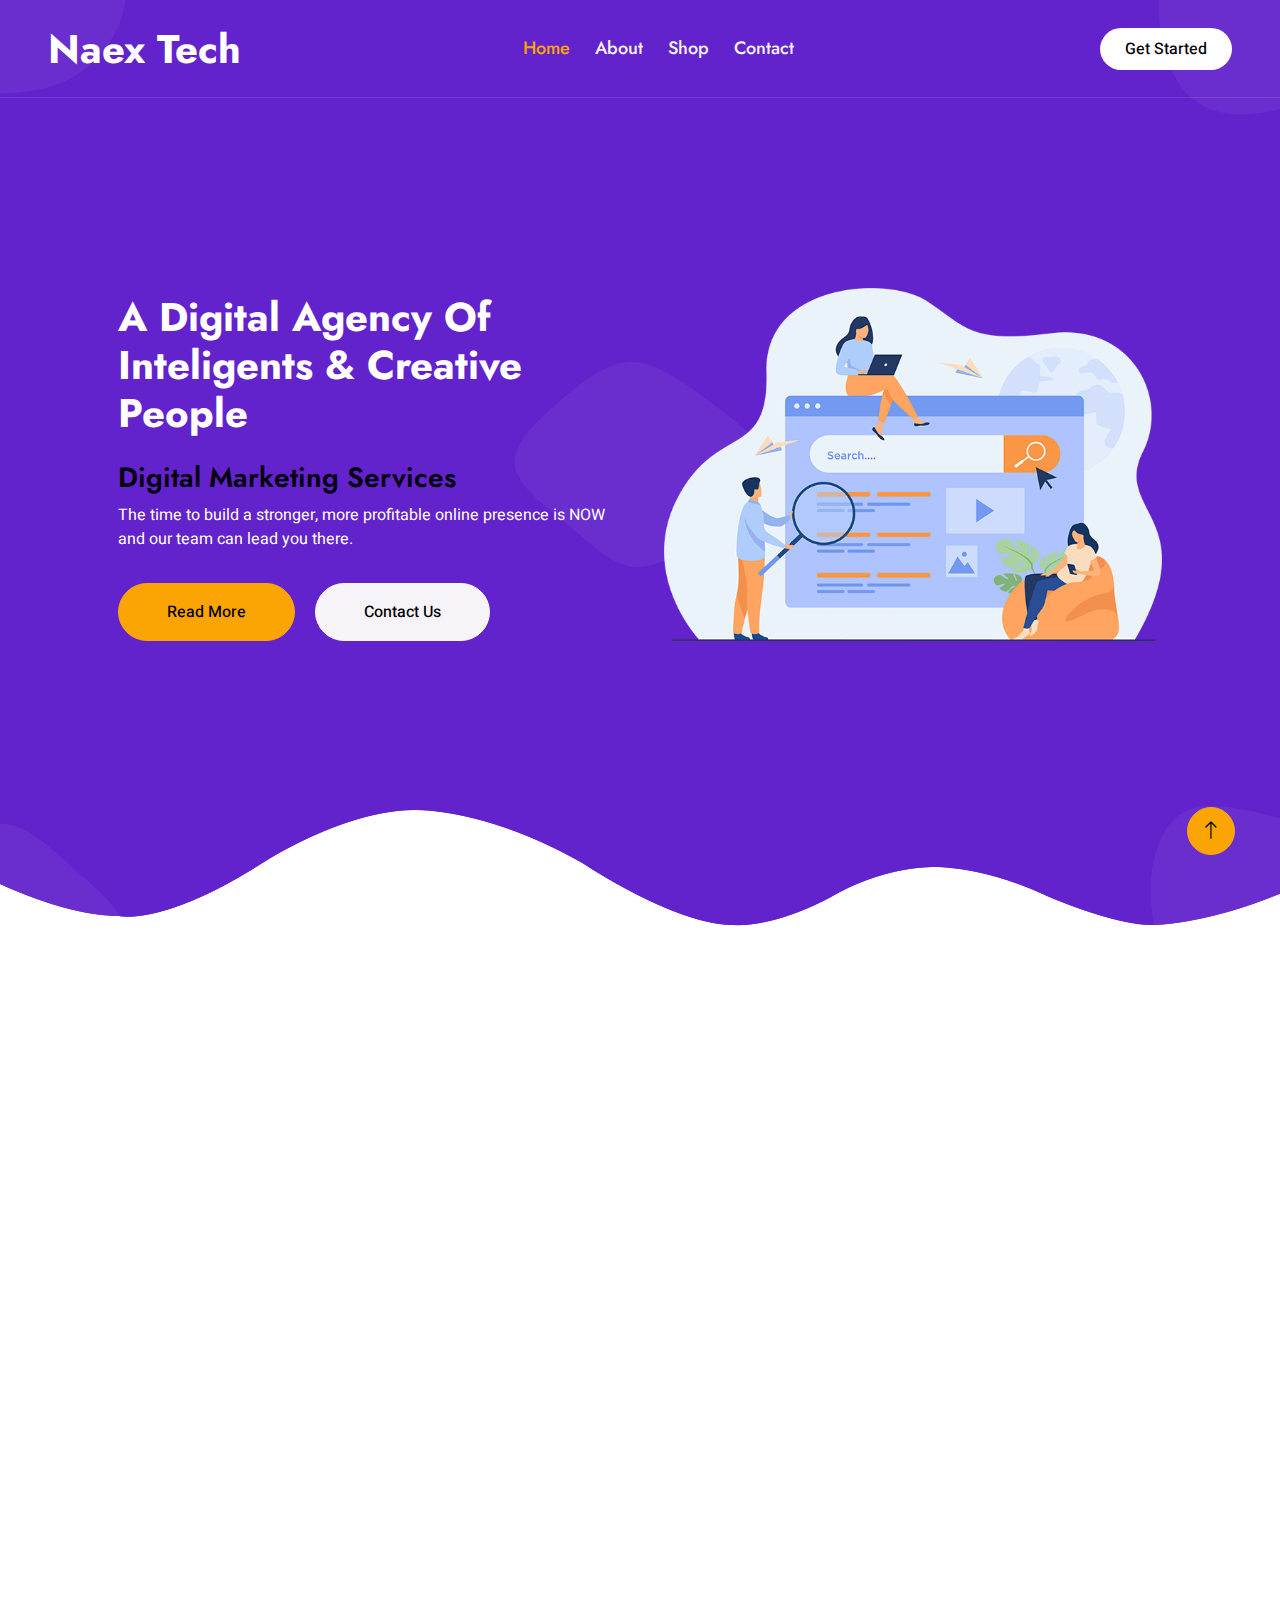
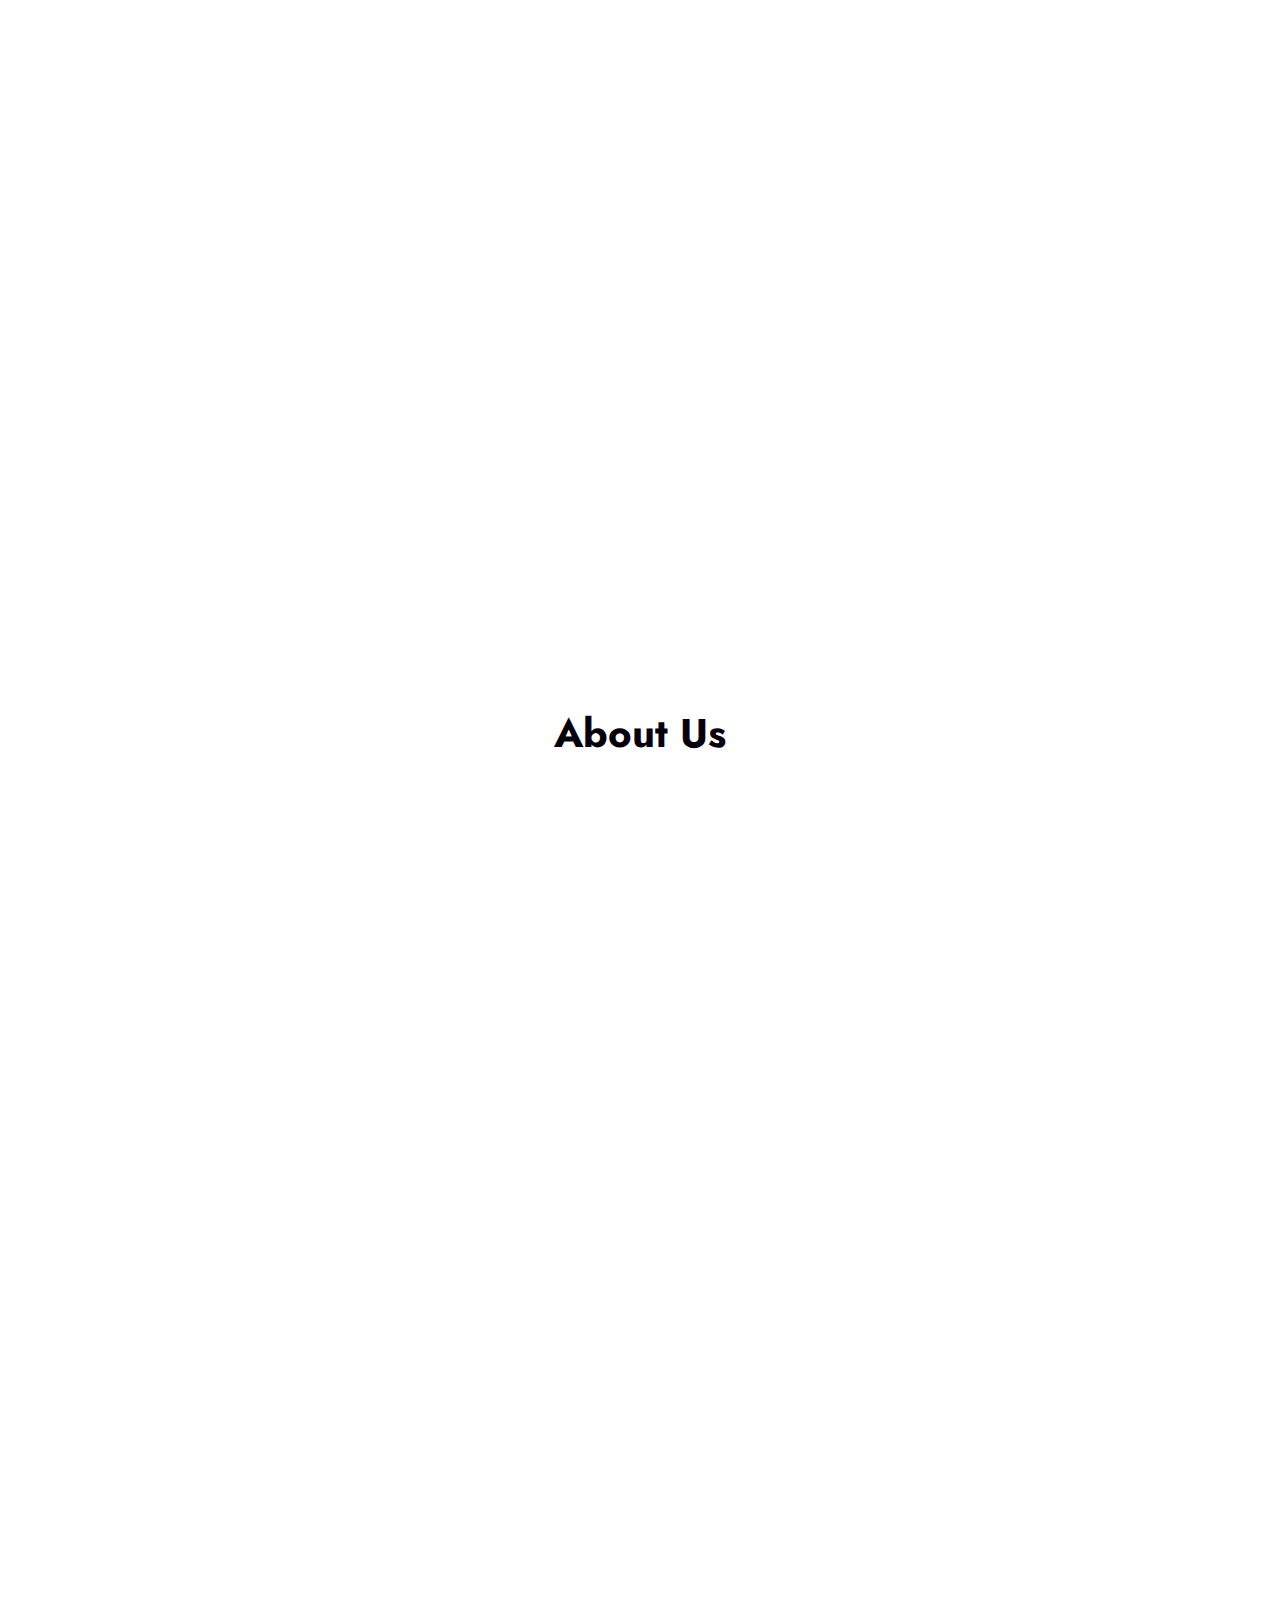
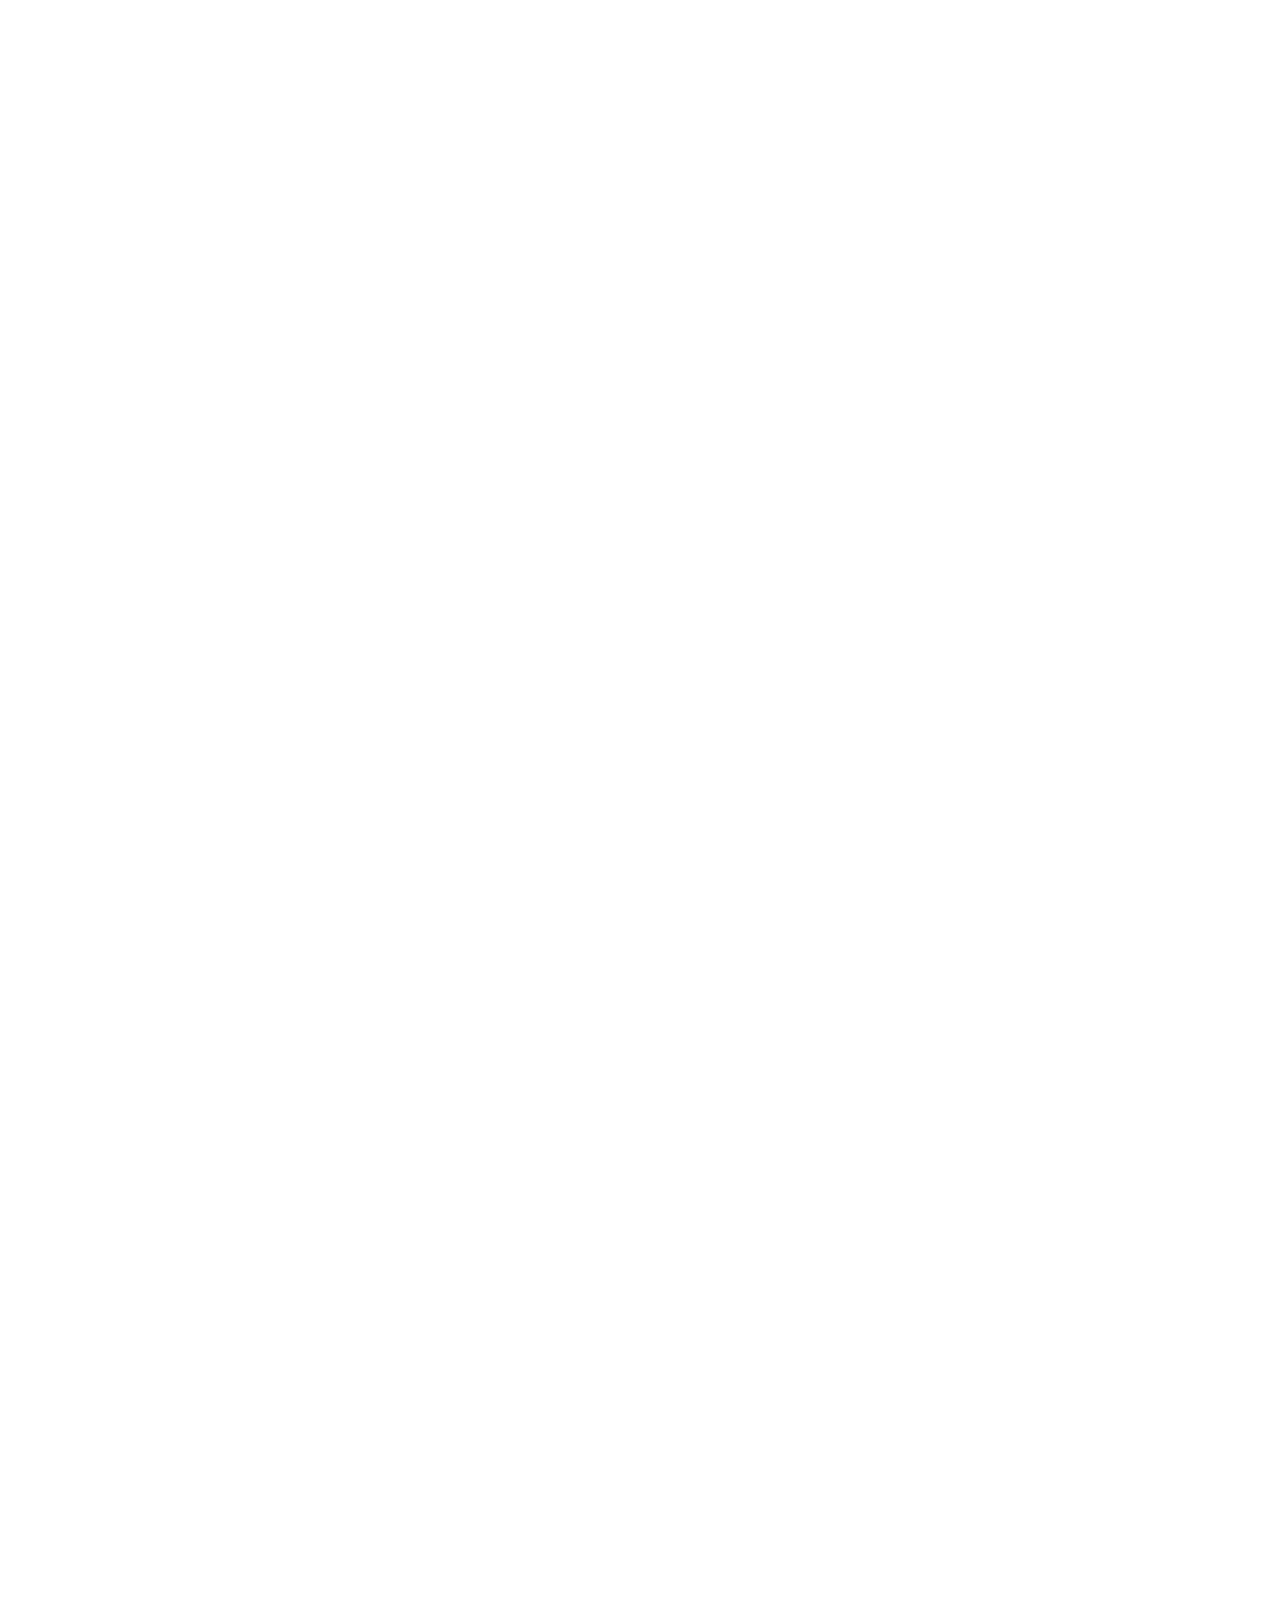
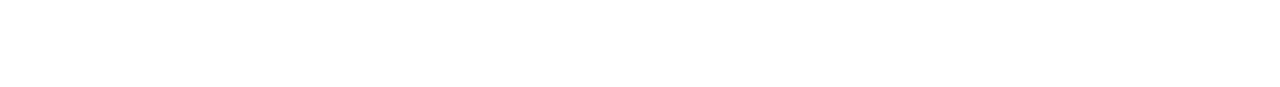
<file: index.html>
<!DOCTYPE html>
<html lang="en">

<head>
    <meta charset="utf-8">
    <title>Naex Tech</title>
    <meta content="width=device-width, initial-scale=1.0" name="viewport">
    <meta content="" name="keywords">
    <meta content="" name="description">

    <!-- Favicon -->
    <link href="img/favicon.ico" rel="icon">

    <!-- Google Web Fonts -->
    <link rel="preconnect" href="https://fonts.googleapis.com">
    <link rel="preconnect" href="https://fonts.gstatic.com" crossorigin>
    <link href="https://fonts.googleapis.com/css2?family=Heebo:wght@400;500&family=Jost:wght@500;600;700&display=swap" rel="stylesheet"> 

    <!-- Icon Font Stylesheet -->
    <link href="https://cdnjs.cloudflare.com/ajax/libs/font-awesome/5.10.0/css/all.min.css" rel="stylesheet">
    <link href="https://cdn.jsdelivr.net/npm/bootstrap-icons@1.4.1/font/bootstrap-icons.css" rel="stylesheet">

    <!-- Libraries Stylesheet -->
    <link href="lib/animate/animate.min.css" rel="stylesheet">
    <link href="lib/owlcarousel/assets/owl.carousel.min.css" rel="stylesheet">
    <link href="lib/lightbox/css/lightbox.min.css" rel="stylesheet">

    <!-- Customized Bootstrap Stylesheet -->
    <link href="css/bootstrap.min.css" rel="stylesheet">

    <!-- Template Stylesheet -->
    <link href="css/style.css" rel="stylesheet">
</head>

<body>
    <div class="container-xxl bg-white p-0">
        <!-- Spinner Start -->
        <div id="spinner" class="show bg-white position-fixed translate-middle w-100 vh-100 top-50 start-50 d-flex align-items-center justify-content-center">
            <div class="spinner-grow text-primary" style="width: 3rem; height: 3rem;" role="status">
                <span class="sr-only">Loading...</span>
            </div>
        </div>
        <!-- Spinner End -->


        <!-- Navbar & Hero Start -->
        <div class="container-xxl position-relative p-0">
            <nav class="navbar navbar-expand-lg navbar-light px-4 px-lg-5 py-3 py-lg-0">
                <a href="" class="navbar-brand p-0">
                    <h1 class="m-0">Naex Tech</h1>
                    <!-- <img src="img/logo.png" alt="Logo"> -->
                </a>
                <button class="navbar-toggler" type="button" data-bs-toggle="collapse" data-bs-target="#navbarCollapse">
                    <span class="fa fa-bars"></span>
                </button>
                <div class="collapse navbar-collapse" id="navbarCollapse">
                    <div class="navbar-nav mx-auto py-0">
                        <a href="index.html" class="nav-item nav-link active">Home</a>
                        <a href="about.html" class="nav-item nav-link">About</a>
                        <a href="service.html" class="nav-item nav-link">Shop</a>
                        <!-- <a href="project.html" class="nav-item nav-link">Project</a> -->
                        <div class="nav-item dropdown">
                            <!-- <a href="#" class="nav-link dropdown-toggle" data-bs-toggle="dropdown">Pages</a> -->
                            <div class="dropdown-menu m-0">
                                <a href="team.html" class="dropdown-item">Our Team</a>
                                <a href="testimonial.html" class="dropdown-item">Testimonial</a>
                                <a href="404.html" class="dropdown-item">404 Page</a>
                            </div>
                        </div>
                        <a href="./contact.html" class="nav-item nav-link">Contact</a>
                    </div>
                    <a href="" class="btn rounded-pill py-2 px-4 ms-3 d-none d-lg-block">Get Started</a>
                </div>
            </nav>

            <div class="container-xxl bg-primary hero-header">
                <div class="container px-lg-5">
                    <div class="row g-5 align-items-end">
                        <div class="col-lg-6 text-center text-lg-start">
                            <h1 class="text-white mb-4 animated slideInDown">A Digital Agency Of Inteligents & Creative People</h1>
                            <h3>Digital Marketing Services</h3>
                            <p class="text-white pb-3 animated slideInDown">The time to build a stronger, more profitable online presence is NOW and our team can lead you there.</p>
                            <a href="./about.html" class="btn btn-secondary py-sm-3 px-sm-5 rounded-pill me-3 animated slideInLeft">Read More</a>
                            <a href="./contact.html" class="btn btn-light py-sm-3 px-sm-5 rounded-pill animated slideInRight">Contact Us</a>
                        </div>
                        <div class="col-lg-6 text-center text-lg-start">
                            <img class="img-fluid animated zoomIn" src="img/hero.png" alt="">
                        </div>
                    </div>
                </div>
            </div>
        </div>
        <!-- Navbar & Hero End -->


       
           <!-- Service Start -->
           <div class="container-xxl py-5">
            <div class="container py-5 px-lg-5">
                <div class="wow fadeInUp" data-wow-delay="0.1s">
                    <p class="section-title text-secondary justify-content-center"><span></span>Our Services<span></span></p>
                    <h1 class="text-center mb-5">What Solutions We Provide</h1>
                </div>
                <div class="row g-4">
                    <div class="col-lg-4 col-md-6 wow fadeInUp" data-wow-delay="0.1s">
                        <div class="service-item d-flex flex-column text-center rounded">
                            <div class="service-icon flex-shrink-0">
                                <i class="fa fa-search fa-2x"></i>
                            </div>
                            <h5 class="mb-3">SEO Optimization</h5>
                            <p class="m-0" style="text-align: justify;">A consistently large number of people are looking for the assistance that your organization provides. Over you, who is Google prescribing to them? A website without improved website design is incomplete, as is any internet-based methodology. To view bundles and evaluate, click this link.
                            </p>
                            <a class="btn btn-square" href="./service.html"><i class="fa fa-arrow-right"></i></a>
                        </div>
                    </div>
                    <div class="col-lg-4 col-md-6 wow fadeInUp" data-wow-delay="0.3s">
                        <div class="service-item d-flex flex-column text-center rounded">
                            <div class="service-icon flex-shrink-0">
                                <i class="fa fa-laptop-code fa-2x"></i>
                            </div>
                            <h5 class="mb-3">SOCIAL MEDIA MANAGEMENT</h5>
                            <p class="m-0" style="text-align: justify;">In the unlikely event that you aren't working with your clients via online entertainment, someone else probably is. We'll help you comprehend how to use social media in a way that makes sense for your company.</p>
                            <a class="btn btn-square" href="./service.html"><i class="fa fa-arrow-right"></i></a>
                        </div>
                    </div>
                    <div class="col-lg-4 col-md-6 wow fadeInUp" data-wow-delay="0.5s">
                        <div class="service-item d-flex flex-column text-center rounded">
                            <div class="service-icon flex-shrink-0">
                                <i class="fab fa-facebook-f fa-2x"></i>
                            </div>
                            <h5 class="mb-3">ADWORDS MANAGEMENT</h5>
                            <p class="m-0" style="text-align: justify;">Google AdWords, a powerful tool in digital advertising, holds immense potential for businesses aiming to expand their online presence. However, harnessing its capabilities requires more than mere utilization. Skillful administration and strategic insights form the backbone.</p>
                            <a class="btn btn-square" href="./service.html"><i class="fa fa-arrow-right"></i></a>
                        </div>
                    </div>
                    <div class="col-lg-4 col-md-6 wow fadeInUp" data-wow-delay="0.1s">
                        <div class="service-item d-flex flex-column text-center rounded">
                            <div class="service-icon flex-shrink-0">
                                <i class="fa fa-mail-bulk fa-2x"></i>
                            </div>
                            <h5 class="mb-3">LEAD GENERATION</h5>
                            <p class="m-0"style="text-align: justify;">When you can generate your own leads, why buy them from the same sources as your competitors? With targeted site structure messaging, we'll help you focus your efforts on the exact clients you're looking for.</p>
                            <a class="btn btn-square" href="./service.html"><i class="fa fa-arrow-right"></i></a>
                        </div>
                    </div>
                    <div class="col-lg-4 col-md-6 wow fadeInUp" data-wow-delay="0.3s">
                        <div class="service-item d-flex flex-column text-center rounded">
                            <div class="service-icon flex-shrink-0">
                                <i class="fa fa-thumbs-up fa-2x"></i>
                            </div>
                            <h5 class="mb-3">EMAIL CAMPAIGN MARKETING</h5>
                            <p class="m-0" style="text-align: justify;">Email is still in use. In actuality, there isn't a more astute computerized advertising tool available right now. We'll help you create an effective email campaign.</p>
                            <a class="btn btn-square" href="./service.html"><i class="fa fa-arrow-right"></i></a>
                        </div>
                    </div>
                    <div class="col-lg-4 col-md-6 wow fadeInUp" data-wow-delay="0.5s">
                        <div class="service-item d-flex flex-column text-center rounded">
                            <div class="service-icon flex-shrink-0">
                                <i class="fab fa-android fa-2x"></i>
                            </div>
                            <h5 class="mb-3">CONSULTING SERVICES</h5>
                            <p class="m-0" style="text-align: justify;">Our expertise, research, and experience can help you achieve your goals more quickly, no matter what they are.We specialize in crafting strategies and implementing solutions. </p>
                            <a class="btn btn-square" href="./service.html"><i class="fa fa-arrow-right"></i></a>
                        </div>
                    </div>
                </div>
            </div>
        </div>
        <!-- Service End -->
      


        <!-- About Start -->
        <div class="container-xxl py-5">
            <div class="container py-5 px-lg-5">
                <div class="row g-5 align-items-center">
                    <h1 class="text-center mb-5">About Us</h1>
                    <div class="col-lg-6 wow fadeInUp" data-wow-delay="0.1s">
                        <p class="section-title text-secondary">About Us<span></span></p>
                        <h1 class="mb-5">#1 Digital solution with 10 years of experience</h1>
                        <p class="mb-4">SpecTech Solutions works intimately with clients to decide their particular necessities, limitations and business objectives to create quantifiable, economical outcomes.</p>
                        <div class="skill mb-4">
                            <div class="d-flex justify-content-between">
                                <p class="mb-2">Digital Marketing</p>
                                <p class="mb-2">85%</p>
                            </div>
                            <div class="progress">
                                <div class="progress-bar bg-primary" role="progressbar" aria-valuenow="85" aria-valuemin="0" aria-valuemax="100"></div>
                            </div>
                        </div>
                        <div class="skill mb-4">
                            <div class="d-flex justify-content-between">
                                <p class="mb-2">SEO & Backlinks</p>
                                <p class="mb-2">90%</p>
                            </div>
                            <div class="progress">
                                <div class="progress-bar bg-secondary" role="progressbar" aria-valuenow="90" aria-valuemin="0" aria-valuemax="100"></div>
                            </div>
                        </div>
                        <div class="skill mb-4">
                            <div class="d-flex justify-content-between">
                                <p class="mb-2">Lead Generation</p>
                                <p class="mb-2">95%</p>
                            </div>
                            <div class="progress">
                                <div class="progress-bar bg-dark" role="progressbar" aria-valuenow="95" aria-valuemin="0" aria-valuemax="100"></div>
                            </div>
                        </div>
                        <a href="" class="btn btn-primary py-sm-3 px-sm-5 rounded-pill mt-3">Read More</a>
                    </div>
                    <div class="col-lg-6">
                        <img class="img-fluid wow zoomIn" data-wow-delay="0.5s" src="img/about.png">
                    </div>
                </div>
            </div>
        </div>
        <!-- About End -->


        <!-- Facts Start -->
        <div class="container-xxl bg-primary fact py-5 wow fadeInUp" data-wow-delay="0.1s">
            <div class="container py-5 px-lg-5">
                <div class="row g-4">
                    <div class="col-md-6 col-lg-3 text-center wow fadeIn" data-wow-delay="0.1s">
                        <i class="fa fa-certificate fa-3x text-secondary mb-3"></i>
                        <h1 class="text-white mb-2" data-toggle="counter-up">1234</h1>
                        <p class="text-white mb-0">Years Experience</p>
                    </div>
                    <div class="col-md-6 col-lg-3 text-center wow fadeIn" data-wow-delay="0.3s">
                        <i class="fa fa-users-cog fa-3x text-secondary mb-3"></i>
                        <h1 class="text-white mb-2" data-toggle="counter-up">1234</h1>
                        <p class="text-white mb-0">Team Members</p>
                    </div>
                    <div class="col-md-6 col-lg-3 text-center wow fadeIn" data-wow-delay="0.5s">
                        <i class="fa fa-users fa-3x text-secondary mb-3"></i>
                        <h1 class="text-white mb-2" data-toggle="counter-up">1234</h1>
                        <p class="text-white mb-0">Satisfied Clients</p>
                    </div>
                    <div class="col-md-6 col-lg-3 text-center wow fadeIn" data-wow-delay="0.7s">
                        <i class="fa fa-check fa-3x text-secondary mb-3"></i>
                        <h1 class="text-white mb-2" data-toggle="counter-up">1234</h1>
                        <p class="text-white mb-0">Compleate Projects</p>
                    </div>
                </div>
            </div>
        </div>
        <!-- Facts End -->


   


        <!-- Newsletter Start -->
        <!-- <div class="container-xxl bg-primary newsletter py-5 wow fadeInUp" data-wow-delay="0.1s">
            <div class="container py-5 px-lg-5">
                <div class="row justify-content-center">
                    <div class="col-lg-7 text-center">
                        <p class="section-title text-white justify-content-center"><span></span>Newsletter<span></span></p>
                        <h1 class="text-center text-white mb-4">Stay Always In Touch</h1>
                        <p class="text-white mb-4">Diam dolor diam ipsum et tempor sit. Aliqu diam amet diam et eos labore. Clita erat ipsum et lorem et sit sed stet lorem sit clita duo justo</p>
                        <div class="position-relative w-100 mt-3">
                            <input class="form-control border-0 rounded-pill w-100 ps-4 pe-5" type="text" placeholder="Enter Your Email" style="height: 48px;">
                            <button type="button" class="btn shadow-none position-absolute top-0 end-0 mt-1 me-2"><i class="fa fa-paper-plane text-primary fs-4"></i></button>
                        </div>
                    </div>
                </div>
            </div>
        </div> -->
        <!-- Newsletter End -->


    


        <!-- Testimonial Start -->
        <div class="container-xxl py-5 wow fadeInUp" data-wow-delay="0.1s">
            <div class="container py-5 px-lg-5">
                <p class="section-title text-secondary justify-content-center"><span></span>Testimonial<span></span></p>
                <h1 class="text-center mb-5">What Say Our Clients!</h1>
                <div class="owl-carousel testimonial-carousel">
                    <div class="testimonial-item bg-light rounded my-4">
                        <p class="fs-5"><i class="fa fa-quote-left fa-4x text-primary mt-n4 me-3"></i>The team at Naex Tech truly understands our needs.</p>
                        <div class="d-flex align-items-center">
                            <img class="img-fluid flex-shrink-0 rounded-circle" src="img/testimonial-1.jpg" style="width: 65px; height: 65px;">
                            <div class="ps-4">
                                <h5 class="mb-1">Jerry</h5>
                                <span>|Bussiness</span>
                            </div>
                        </div>
                    </div>
                    <div class="testimonial-item bg-light rounded my-4">
                        <p class="fs-5"><i class="fa fa-quote-left fa-4x text-primary mt-n4 me-3"></i>Working with Naex Tech was a game-changer for our business!</p>
                        <div class="d-flex align-items-center">
                            <img class="img-fluid flex-shrink-0 rounded-circle" src="img/testimonial-2.jpg" style="width: 65px; height: 65px;">
                            <div class="ps-4">
                                <h5 class="mb-1">Harry</h5>
                                <span>|Bussiness</span>
                            </div>
                        </div>
                    </div>
                    <div class="testimonial-item bg-light rounded my-4">
                        <p class="fs-5"><i class="fa fa-quote-left fa-4x text-primary mt-n4 me-3"></i>The customized solution they provided was exactly what we needed.</p>
                        <div class="d-flex align-items-center">
                            <img class="img-fluid flex-shrink-0 rounded-circle" src="img/testimonial-3.jpg" style="width: 65px; height: 65px;">
                            <div class="ps-4">
                                <h5 class="mb-1">Chris</h5>
                                <span>Bussiness</span>
                            </div>
                        </div>
                    </div>
                </div>
            </div>
        </div>
        <!-- Testimonial End -->


       
        

        <!-- Footer Start -->
        <div class="container-fluid bg-primary text-light footer wow fadeIn" data-wow-delay="0.1s">
            <div class="container py-5 px-lg-5">
                <div class="row g-5">
                    <div class="col-md-6 col-lg-3">
                        <p class="section-title text-white h5 mb-4">Address<span></span></p>
                        <p><i class="fa fa-map-marker-alt me-3"></i>21706 China Green Drive,Cypress, 77433</p>
                        <p><i class="fa fa-phone-alt me-3"></i>+012 124 12340</p>
                        <p><i class="fa fa-envelope me-3"></i>naextech@gmail.com</p>
                      
                    </div>
                    <div class="col-md-6 col-lg-3">
                        <p class="section-title text-white h5 mb-4">Quick Link<span></span></p>
                        <a class="btn btn-link" href="./about.html">About Us</a>
                        <a class="btn btn-link" href="./service.html">Shop</a>
                    
                        <a class="btn btn-link" href="./contact.html">Contact Us</a>
                    </div>
                    <div class="col-md-6 col-lg-3">
                        <p class="section-title text-white h5 mb-4">Gallery<span></span></p>
                        <div class="row g-2">
                            <div class="col-4">
                                <img class="img-fluid" src="img/portfolio-1.jpg" alt="Image">
                            </div>
                            <div class="col-4">
                                <img class="img-fluid" src="img/portfolio-2.jpg" alt="Image">
                            </div>
                            <div class="col-4">
                                <img class="img-fluid" src="img/portfolio-3.jpg" alt="Image">
                            </div>
                            <div class="col-4">
                                <img class="img-fluid" src="img/portfolio-4.jpg" alt="Image">
                            </div>
                            <div class="col-4">
                                <img class="img-fluid" src="img/portfolio-5.jpg" alt="Image">
                            </div>
                            <div class="col-4">
                                <img class="img-fluid" src="img/portfolio-6.jpg" alt="Image">
                            </div>
                        </div>
                    </div>
                    <div class="col-md-6 col-lg-3">
                        <p class="section-title text-white h5 mb-4">Newsletter<span></span></p>
                        <p>Naex Tech Solutions collaborates closely with customers to determine their unique needs and realistic results.</p>
                        <div class="position-relative w-100 mt-3">
                            <input class="form-control border-0 rounded-pill w-100 ps-4 pe-5" type="text" placeholder="Your Email" style="height: 48px;">
                            <button type="button" class="btn shadow-none position-absolute top-0 end-0 mt-1 me-2"><i class="fa fa-paper-plane text-primary fs-4"></i></button>
                        </div>
                    </div>
                </div>
            </div>
            <div class="container px-lg-5">
                <div class="copyright">
                    <div class="row">
                        <div class="col-md-6 text-center text-md-start mb-3 mb-md-0 text-center">
                            &copy; <a class="border-bottom" href="#">Naex Tech</a>, All Right Reserved. 
							
							<!--/*** This template is free as long as you keep the footer author’s credit link/attribution link/backlink. If you'd like to use the template without the footer author’s credit link/attribution link/backlink, you can purchase the Credit Removal License from "https://htmlcodex.com/credit-removal". Thank you for your support. ***/-->
							<!-- Designed By <a class="border-bottom" href="https://htmlcodex.com">HTML Codex</a> -->
                        </div>
                        <div class="col-md-6 text-center text-md-end">
                            <!-- <div class="footer-menu">
                                <a href="">Home</a>
                                <a href="">Cookies</a>
                                <a href="">Help</a>
                                <a href="">FQAs</a>
                            </div> -->
                        </div>
                    </div>
                </div>
            </div>
        </div>
        <!-- Footer End -->


        <!-- Back to Top -->
        <a href="#" class="btn btn-lg btn-secondary btn-lg-square back-to-top"><i class="bi bi-arrow-up"></i></a>
    </div>

    <!-- JavaScript Libraries -->
    <script src="https://code.jquery.com/jquery-3.4.1.min.js"></script>
    <script src="https://cdn.jsdelivr.net/npm/bootstrap@5.0.0/dist/js/bootstrap.bundle.min.js"></script>
    <script src="lib/wow/wow.min.js"></script>
    <script src="lib/easing/easing.min.js"></script>
    <script src="lib/waypoints/waypoints.min.js"></script>
    <script src="lib/counterup/counterup.min.js"></script>
    <script src="lib/owlcarousel/owl.carousel.min.js"></script>
    <script src="lib/isotope/isotope.pkgd.min.js"></script>
    <script src="lib/lightbox/js/lightbox.min.js"></script>

    <!-- Template Javascript -->
    <script src="js/main.js"></script>
</body>

</html>
</file>
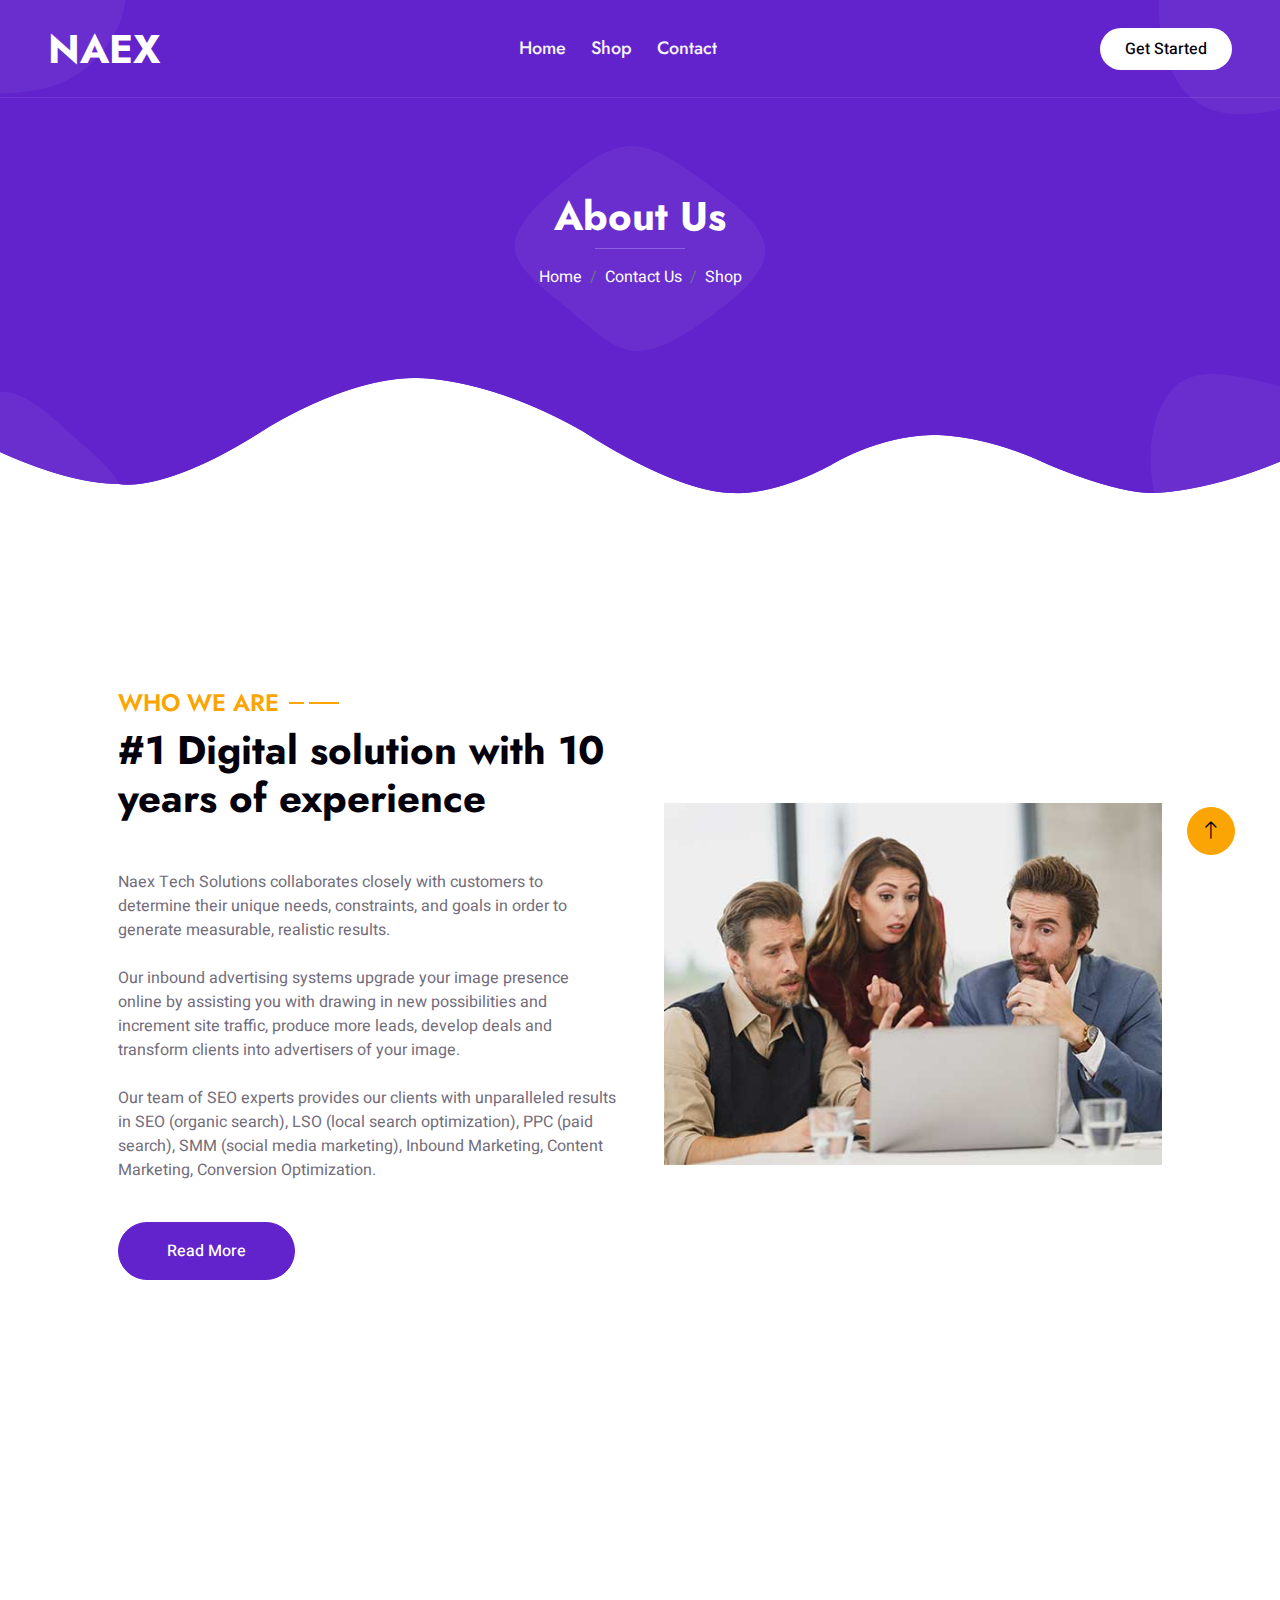
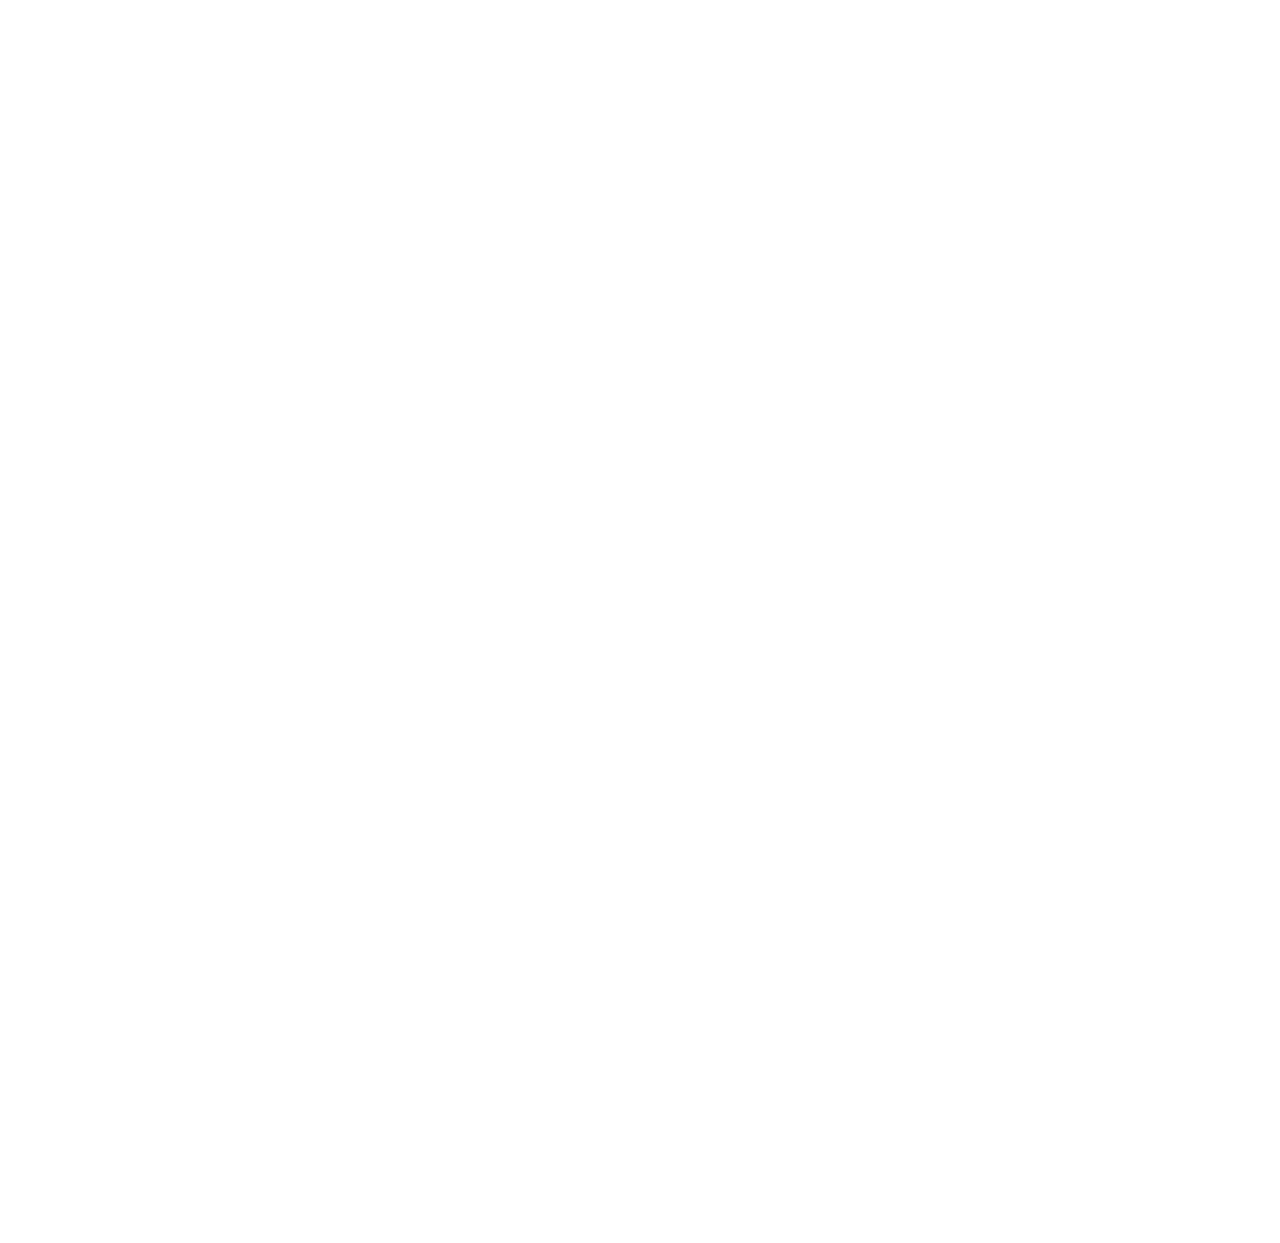
<file: about.html>
<!DOCTYPE html>
<html lang="en">

<head>
    <meta charset="utf-8">
    <title>Naex</title>
    <meta content="width=device-width, initial-scale=1.0" name="viewport">
    <meta content="" name="keywords">
    <meta content="" name="description">

    <!-- Favicon -->
    <link href="img/favicon.ico" rel="icon">

    <!-- Google Web Fonts -->
    <link rel="preconnect" href="https://fonts.googleapis.com">
    <link rel="preconnect" href="https://fonts.gstatic.com" crossorigin>
    <link href="https://fonts.googleapis.com/css2?family=Heebo:wght@400;500&family=Jost:wght@500;600;700&display=swap" rel="stylesheet"> 

    <!-- Icon Font Stylesheet -->
    <link href="https://cdnjs.cloudflare.com/ajax/libs/font-awesome/5.10.0/css/all.min.css" rel="stylesheet">
    <link href="https://cdn.jsdelivr.net/npm/bootstrap-icons@1.4.1/font/bootstrap-icons.css" rel="stylesheet">

    <!-- Libraries Stylesheet -->
    <link href="lib/animate/animate.min.css" rel="stylesheet">
    <link href="lib/owlcarousel/assets/owl.carousel.min.css" rel="stylesheet">
    <link href="lib/lightbox/css/lightbox.min.css" rel="stylesheet">

    <!-- Customized Bootstrap Stylesheet -->
    <link href="css/bootstrap.min.css" rel="stylesheet">

    <!-- Template Stylesheet -->
    <link href="css/style.css" rel="stylesheet">
</head>

<body>
    <div class="container-xxl bg-white p-0">
        <!-- Spinner Start -->
        <div id="spinner" class="show bg-white position-fixed translate-middle w-100 vh-100 top-50 start-50 d-flex align-items-center justify-content-center">
            <div class="spinner-grow text-primary" style="width: 3rem; height: 3rem;" role="status">
                <span class="sr-only">Loading...</span>
            </div>
        </div>
        <!-- Spinner End -->


        <!-- Navbar & Hero Start -->
        <div class="container-xxl position-relative p-0">
            <nav class="navbar navbar-expand-lg navbar-light px-4 px-lg-5 py-3 py-lg-0">
                <a href="" class="navbar-brand p-0">
                    <h1 class="m-0">NAEX</h1>
                    <!-- <img src="img/logo.png" alt="Logo"> -->
                </a>
                <button class="navbar-toggler" type="button" data-bs-toggle="collapse" data-bs-target="#navbarCollapse">
                    <span class="fa fa-bars"></span>
                </button>
                <div class="collapse navbar-collapse" id="navbarCollapse">
                    <div class="navbar-nav mx-auto py-0">
                        <a href="index.html" class="nav-item nav-link">Home</a>
                        <!-- <a href="about.html" class="nav-item nav-link active">About</a> -->
                        <a href="service.html" class="nav-item nav-link">Shop</a>
                        <!-- <a href="project.html" class="nav-item nav-link">Project</a> -->
                        <div class="nav-item dropdown">
                            <!-- <a href="#" class="nav-link dropdown-toggle" data-bs-toggle="dropdown">Pages</a> -->
                            <div class="dropdown-menu m-0">
                                <!-- <a href="team.html" class="dropdown-item">Our Team</a> -->
                                <!-- <a href="testimonial.html" class="dropdown-item">Testimonial</a> -->
                                <a href="404.html" class="dropdown-item">404 Page</a>
                            </div>
                        </div>
                        <a href="contact.html" class="nav-item nav-link">Contact</a>
                    </div>
                    <a href="" class="btn rounded-pill py-2 px-4 ms-3 d-none d-lg-block">Get Started</a>
                </div>
            </nav>

            <div class="container-xxl py-5 bg-primary hero-header">
                <div class="container my-5 py-5 px-lg-5">
                    <div class="row g-5 py-5">
                        <div class="col-12 text-center">
                            <h1 class="text-white animated slideInDown">About Us</h1>
                            <hr class="bg-white mx-auto mt-0" style="width: 90px;">
                            <nav aria-label="breadcrumb">
                                <ol class="breadcrumb justify-content-center">
                                    <li class="breadcrumb-item"><a class="text-white" href="./index.html">Home</a></li>
                                    <li class="breadcrumb-item"><a class="text-white" href="./contact.html">Contact Us</a></li>

                                    <li class="breadcrumb-item"><a class="text-white" href="./service.html">Shop</a></li>

                                </ol>
                            </nav>
                        </div>
                    </div>
                </div>
            </div>
        </div>
        <!-- Navbar & Hero End -->


   


        <!-- About Start -->
        <div class="container-xxl py-5">
            <div class="container py-5 px-lg-5">
                <div class="row g-5 align-items-center">
                    <div class="col-lg-6 wow fadeInUp" data-wow-delay="0.1s">
                        <h4 class="section-title text-secondary">Who We Are<span></span></h4>
                        <h1 class="mb-5">#1 Digital solution with 10 years of experience</h1>
                        <p class="mb-4">Naex Tech Solutions collaborates closely with customers to determine their unique needs, constraints, and goals in order to generate measurable, realistic results.</p>
                        <p class="mb-4"> Our inbound advertising systems upgrade your image presence online by assisting you with drawing in new possibilities and increment site traffic, produce more leads, develop deals and transform clients into advertisers of your image.</p>
                        <p class="mb-4"> Our team of SEO experts provides our clients with unparalleled results in SEO (organic search), LSO (local search optimization), PPC (paid search), SMM (social media marketing), Inbound Marketing, Content Marketing, Conversion Optimization.</p>
                      
                        
                        <a href="" class="btn btn-primary py-sm-3 px-sm-5 rounded-pill mt-3">Read More</a>
                    </div>
                    <div class="col-lg-6">
                        <img class="img-fluid wow zoomIn" data-wow-delay="0.5s" src="img/project-1.jpg">
                    </div>
                </div>
            </div>
        </div>
        <!-- About End -->

 
        

        <!-- Team Start -->
        <div class="container-xxl py-5">
            <div class="container py-5 px-lg-5">
                <div class="wow fadeInUp" data-wow-delay="0.1s">
                    <p class="section-title text-secondary justify-content-center"><span></span>Our Team<span></span></p>
                    <h1 class="text-center mb-5">Our Team Members</h1>
                </div>
                <div class="row g-4">
                    <div class="col-lg-4 col-md-6 wow fadeInUp" data-wow-delay="0.1s">
                        <div class="team-item bg-light rounded">
                            <div class="text-center border-bottom p-4">
                                <img class="img-fluid rounded-circle mb-4" src="img/team-2.jpg" alt="">
                                <h5>Najma Shaheen</h5>
                                <span>CEO & Founder</span>
                            </div>
                            <div class="d-flex justify-content-center p-4">
                                <a class="btn btn-square mx-1" href=""><i class="fab fa-facebook-f"></i></a>
                                <a class="btn btn-square mx-1" href=""><i class="fab fa-twitter"></i></a>
                                <a class="btn btn-square mx-1" href=""><i class="fab fa-instagram"></i></a>
                                <a class="btn btn-square mx-1" href=""><i class="fab fa-linkedin-in"></i></a>
                            </div>
                        </div>
                    </div>
                    <div class="col-lg-4 col-md-6 wow fadeInUp" data-wow-delay="0.3s">
                        <div class="team-item bg-light rounded">
                            <div class="text-center border-bottom p-4">
                                <img class="img-fluid rounded-circle mb-4" src="img/team-1.jpg" alt="">
                                <h5>John</h5>
                                <span>Marketing Expert</span>
                            </div>
                            <div class="d-flex justify-content-center p-4">
                                <a class="btn btn-square mx-1" href=""><i class="fab fa-facebook-f"></i></a>
                                <a class="btn btn-square mx-1" href=""><i class="fab fa-twitter"></i></a>
                                <a class="btn btn-square mx-1" href=""><i class="fab fa-instagram"></i></a>
                                <a class="btn btn-square mx-1" href=""><i class="fab fa-linkedin-in"></i></a>
                            </div>
                        </div>
                    </div>
                    <div class="col-lg-4 col-md-6 wow fadeInUp" data-wow-delay="0.5s">
                        <div class="team-item bg-light rounded">
                            <div class="text-center border-bottom p-4">
                                <img class="img-fluid rounded-circle mb-4" src="img/team-3.jpg" alt="">
                                <h5>Tony Johnson</h5>
                                <span>SEO Expert</span>
                            </div>
                            <div class="d-flex justify-content-center p-4">
                                <a class="btn btn-square mx-1" href=""><i class="fab fa-facebook-f"></i></a>
                                <a class="btn btn-square mx-1" href=""><i class="fab fa-twitter"></i></a>
                                <a class="btn btn-square mx-1" href=""><i class="fab fa-instagram"></i></a>
                                <a class="btn btn-square mx-1" href=""><i class="fab fa-linkedin-in"></i></a>
                            </div>
                        </div>
                    </div>
                </div>
            </div>
        </div>
        <!-- Team End -->
        

       <!-- Footer Start -->
       <div class="container-fluid bg-primary text-light footer wow fadeIn" data-wow-delay="0.1s">
        <div class="container py-5 px-lg-5">
            <div class="row g-5">
                <div class="col-md-6 col-lg-3">
                    <p class="section-title text-white h5 mb-4">Address<span></span></p>
                    <p><i class="fa fa-map-marker-alt me-3"></i>21706 China Green Drive,Cypress, 77433</p>
                    <p><i class="fa fa-phone-alt me-3"></i>+012 124 12340</p>
                    <p><i class="fa fa-envelope me-3"></i>naextech@gmail.com</p>
                    
                </div>
                <div class="col-md-6 col-lg-3">
                    <p class="section-title text-white h5 mb-4">Quick Link<span></span></p>
                    <a class="btn btn-link" href="/about.html">About Us</a>
                    <a class="btn btn-link" href="/service.html">Shop</a>
                    <a class="btn btn-link" href="/index.html">Home</a>
                    
                    <a class="btn btn-link" href="">Contact Us</a>
                </div>
                <div class="col-md-6 col-lg-3">
                    <p class="section-title text-white h5 mb-4">Gallery<span></span></p>
                    <div class="row g-2">
                        <div class="col-4">
                            <img class="img-fluid" src="img/portfolio-1.jpg" alt="Image">
                        </div>
                        <div class="col-4">
                            <img class="img-fluid" src="img/portfolio-2.jpg" alt="Image">
                        </div>
                        <div class="col-4">
                            <img class="img-fluid" src="img/portfolio-3.jpg" alt="Image">
                        </div>
                        <div class="col-4">
                            <img class="img-fluid" src="img/portfolio-4.jpg" alt="Image">
                        </div>
                        <div class="col-4">
                            <img class="img-fluid" src="img/portfolio-5.jpg" alt="Image">
                        </div>
                        <div class="col-4">
                            <img class="img-fluid" src="img/portfolio-6.jpg" alt="Image">
                        </div>
                    </div>
                </div>
                <div class="col-md-6 col-lg-3">
                    <p class="section-title text-white h5 mb-4">Newsletter<span></span></p>
                    <p>Naex Tech Solutions collaborates closely with customers to determine their unique needs and realistic results.</p>
                    <div class="position-relative w-100 mt-3">
                        <input class="form-control border-0 rounded-pill w-100 ps-4 pe-5" type="text" placeholder="Your Email" style="height: 48px;">
                        <button type="button" class="btn shadow-none position-absolute top-0 end-0 mt-1 me-2"><i class="fa fa-paper-plane text-primary fs-4"></i></button>
                    </div>
                </div>
            </div>
        </div>
        <div class="container px-lg-5">
            <div class="copyright">
                <div class="row">
                    <div class="col-md-6 text-center text-md-start mb-3 mb-md-0 text-center">
                        &copy; <a class="border-bottom" href="#">Naex Tech</a>, All Right Reserved. 
                        
                        <!--/*** This template is free as long as you keep the footer author’s credit link/attribution link/backlink. If you'd like to use the template without the footer author’s credit link/attribution link/backlink, you can purchase the Credit Removal License from "https://htmlcodex.com/credit-removal". Thank you for your support. ***/-->
                        <!-- Designed By <a class="border-bottom" href="https://htmlcodex.com">HTML Codex</a> -->
                    </div>
                    <div class="col-md-6 text-center text-md-end">
                        <!-- <div class="footer-menu">
                            <a href="">Home</a>
                            <a href="">Cookies</a>
                            <a href="">Help</a>
                            <a href="">FQAs</a>
                        </div> -->
                    </div>
                </div>
            </div>
        </div>
    </div>
    <!-- Footer End -->


        <!-- Back to Top -->
        <a href="#" class="btn btn-lg btn-secondary btn-lg-square back-to-top"><i class="bi bi-arrow-up"></i></a>
    </div>

    <!-- JavaScript Libraries -->
    <script src="https://code.jquery.com/jquery-3.4.1.min.js"></script>
    <script src="https://cdn.jsdelivr.net/npm/bootstrap@5.0.0/dist/js/bootstrap.bundle.min.js"></script>
    <script src="lib/wow/wow.min.js"></script>
    <script src="lib/easing/easing.min.js"></script>
    <script src="lib/waypoints/waypoints.min.js"></script>
    <script src="lib/counterup/counterup.min.js"></script>
    <script src="lib/owlcarousel/owl.carousel.min.js"></script>
    <script src="lib/isotope/isotope.pkgd.min.js"></script>
    <script src="lib/lightbox/js/lightbox.min.js"></script>

    <!-- Template Javascript -->
    <script src="js/main.js"></script>
</body>

</html>
</file>
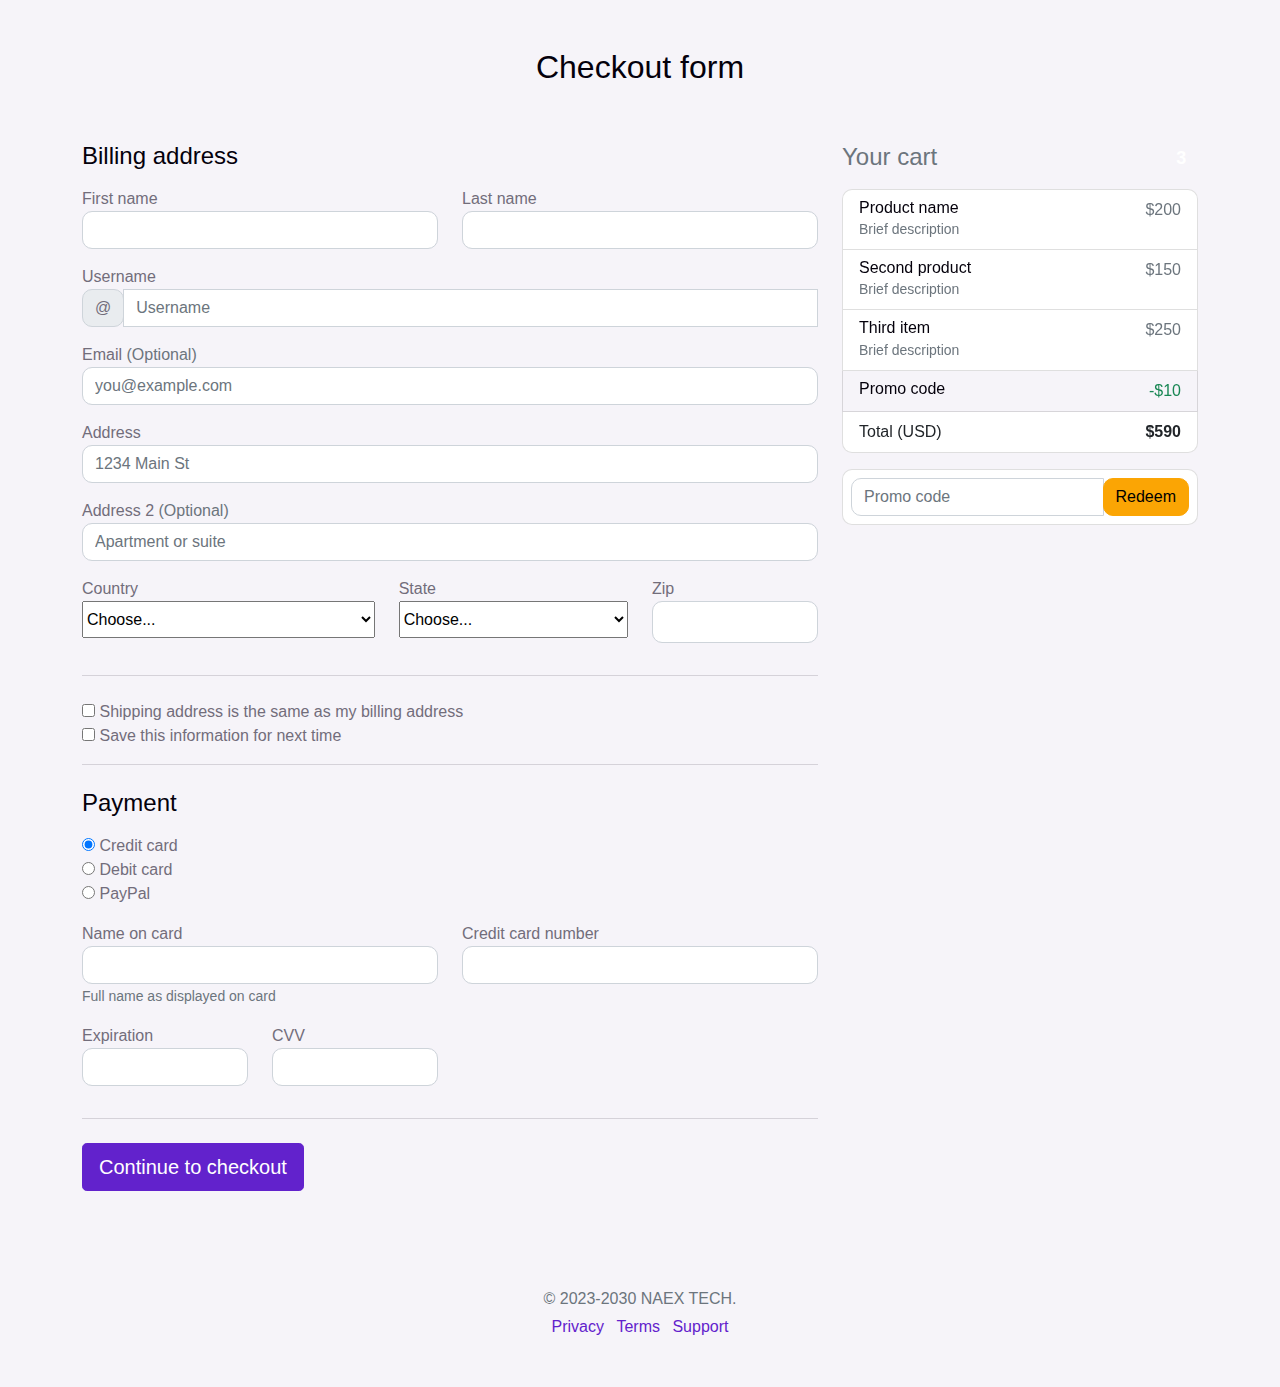
<file: checkout.html>
<!DOCTYPE html>
<html lang="en">
<head>
    <meta charset="UTF-8">
    <meta name="viewport" content="width=device-width, initial-scale=1.0">
    <title>Document</title>
       <!-- Customized Bootstrap Stylesheet -->
       <link href="css/bootstrap.min.css" rel="stylesheet">
</head>
<body>
    <div class="container">
        <div class="py-5 text-center">
          
            <h2>Checkout form</h2>
          
        </div>
        <div class="row">
            <div class="col-md-4 order-md-2 mb-4">
                <h4 class="d-flex justify-content-between align-items-center mb-3">
                    <span class="text-muted">Your cart</span>
                    <span class="badge badge-secondary badge-pill">3</span>
                </h4>
                <ul class="list-group mb-3 sticky-top">
                    <li class="list-group-item d-flex justify-content-between lh-condensed">
                        <div>
                            <h6 class="my-0">Product name</h6>
                            <small class="text-muted">Brief description</small>
                        </div>
                        <span class="text-muted">$200</span>
                    </li>
                    <li class="list-group-item d-flex justify-content-between lh-condensed">
                        <div>
                            <h6 class="my-0">Second product</h6>
                            <small class="text-muted">Brief description</small>
                        </div>
                        <span class="text-muted">$150</span>
                    </li>
                    <li class="list-group-item d-flex justify-content-between lh-condensed">
                        <div>
                            <h6 class="my-0">Third item</h6>
                            <small class="text-muted">Brief description</small>
                        </div>
                        <span class="text-muted">$250</span>
                    </li>
                    <li class="list-group-item d-flex justify-content-between bg-light">
                        <div class="text-success">
                            <h6 class="my-0">Promo code</h6>
                            <!-- <small>EXAMPLECODE</small> -->
                        </div>
                        <span class="text-success">-$10</span>
                    </li>
                    <li class="list-group-item d-flex justify-content-between">
                        <span>Total (USD)</span>
                        <strong>$590</strong>
                    </li>
                </ul>
                <form class="card p-2">
                    <div class="input-group">
                        <input type="text" class="form-control" placeholder="Promo code">
                        <div class="input-group-append">
                            <button type="submit" class="btn btn-secondary">Redeem</button>
                        </div>
                    </div>
                </form>
            </div>
            <div class="col-md-8 order-md-1">
                <h4 class="mb-3">Billing address</h4>
                <form class="needs-validation" novalidate="">
                    <div class="row">
                        <div class="col-md-6 mb-3">
                            <label for="firstName">First name</label>
                            <input type="text" class="form-control" id="firstName" placeholder="" value="" required="">
                            <div class="invalid-feedback"> Valid first name is required. </div>
                        </div>
                        <div class="col-md-6 mb-3">
                            <label for="lastName">Last name</label>
                            <input type="text" class="form-control" id="lastName" placeholder="" value="" required="">
                            <div class="invalid-feedback"> Valid last name is required. </div>
                        </div>
                    </div>
                    <div class="mb-3">
                        <label for="username">Username</label>
                        <div class="input-group">
                            <div class="input-group-prepend">
                                <span class="input-group-text">@</span>
                            </div>
                            <input type="text" class="form-control" id="username" placeholder="Username" required="">
                            <div class="invalid-feedback" style="width: 100%;"> Your username is required. </div>
                        </div>
                    </div>
                    <div class="mb-3">
                        <label for="email">Email <span class="text-muted">(Optional)</span></label>
                        <input type="email" class="form-control" id="email" placeholder="you@example.com">
                        <div class="invalid-feedback"> Please enter a valid email address for shipping updates. </div>
                    </div>
                    <div class="mb-3">
                        <label for="address">Address</label>
                        <input type="text" class="form-control" id="address" placeholder="1234 Main St" required="">
                        <div class="invalid-feedback"> Please enter your shipping address. </div>
                    </div>
                    <div class="mb-3">
                        <label for="address2">Address 2 <span class="text-muted">(Optional)</span></label>
                        <input type="text" class="form-control" id="address2" placeholder="Apartment or suite">
                    </div>
                    <div class="row">
                        <div class="col-md-5 mb-3">
                            <label for="country">Country</label>
                            <select class="custom-select d-block w-100 py-2" id="country" required="">
                                <option value="">Choose...</option>
                                <option>United States</option>
                            </select>
                            <div class="invalid-feedback"> Please select a valid country. </div>
                        </div>
                        <div class="col-md-4 mb-3">
                            <label for="state">State</label>
                            <select class="custom-select d-block w-100 py-2" id="state" required="">
                                <option value="">Choose...</option>
                                <option>California</option>
                            </select>
                            <div class="invalid-feedback"> Please provide a valid state. </div>
                        </div>
                        <div class="col-md-3 mb-3">
                            <label for="zip">Zip</label>
                            <input type="text" class="form-control py-2" id="zip" placeholder="" required="">
                            <div class="invalid-feedback"> Zip code required. </div>
                        </div>
                    </div>
                    <hr class="mb-4">
                    <div class="custom-control custom-checkbox">
                        <input type="checkbox" class="custom-control-input" id="same-address">
                        <label class="custom-control-label" for="same-address">Shipping address is the same as my billing address</label>
                    </div>
                    <div class="custom-control custom-checkbox">
                        <input type="checkbox" class="custom-control-input" id="save-info">
                        <label class="custom-control-label" for="save-info">Save this information for next time</label>
                    </div>
                    <hr class="mb-4">
                    <h4 class="mb-3">Payment</h4>
                    <div class="d-block my-3">
                        <div class="custom-control custom-radio">
                            <input id="credit" name="paymentMethod" type="radio" class="custom-control-input" checked="" required="">
                            <label class="custom-control-label" for="credit">Credit card</label>
                        </div>
                        <div class="custom-control custom-radio">
                            <input id="debit" name="paymentMethod" type="radio" class="custom-control-input" required="">
                            <label class="custom-control-label" for="debit">Debit card</label>
                        </div>
                        <div class="custom-control custom-radio">
                            <input id="paypal" name="paymentMethod" type="radio" class="custom-control-input" required="">
                            <label class="custom-control-label" for="paypal">PayPal</label>
                        </div>
                    </div>
                    <div class="row">
                        <div class="col-md-6 mb-3">
                            <label for="cc-name">Name on card</label>
                            <input type="text" class="form-control" id="cc-name" placeholder="" required="">
                            <small class="text-muted">Full name as displayed on card</small>
                            <div class="invalid-feedback"> Name on card is required </div>
                        </div>
                        <div class="col-md-6 mb-3">
                            <label for="cc-number">Credit card number</label>
                            <input type="text" class="form-control" id="cc-number" placeholder="" required="">
                            <div class="invalid-feedback"> Credit card number is required </div>
                        </div>
                    </div>
                    <div class="row">
                        <div class="col-md-3 mb-3">
                            <label for="cc-expiration">Expiration</label>
                            <input type="text" class="form-control" id="cc-expiration" placeholder="" required="">
                            <div class="invalid-feedback"> Expiration date required </div>
                        </div>
                        <div class="col-md-3 mb-3">
                            <label for="cc-cvv">CVV</label>
                            <input type="text" class="form-control" id="cc-cvv" placeholder="" required="">
                            <div class="invalid-feedback"> Security code required </div>
                        </div>
                    </div>
                    <hr class="mb-4">
                    <a  href="./index.html"   class="btn btn-primary btn-lg btn-block" type="submit">Continue to checkout</a>
                </form>
            </div>
        </div>
        <footer class="my-5 pt-5 text-muted text-center text-small">
            <p class="mb-1">© 2023-2030 NAEX TECH.</p>
            <ul class="list-inline">
                <li class="list-inline-item"><a href="#">Privacy</a></li>
                <li class="list-inline-item"><a href="#">Terms</a></li>
                <li class="list-inline-item"><a href="#">Support</a></li>
            </ul>
        </footer>
    </div>
    <script src="js/main.js"></script>
 <script>

    (function () {
        'use strict'
      
        window.addEventListener('load', function () {
          // Fetch all the forms we want to apply custom Bootstrap validation styles to
          var forms = document.getElementsByClassName('needs-validation')
      
          // Loop over them and prevent submission
          Array.prototype.filter.call(forms, function (form) {
            form.addEventListener('submit', function (event) {
              if (form.checkValidity() === false) {
                event.preventDefault()
                event.stopPropagation()
              }
              form.classList.add('was-validated')
            }, false)
          })
        }, false)
      }())
          
 </script>
</body>
</html>
</file>
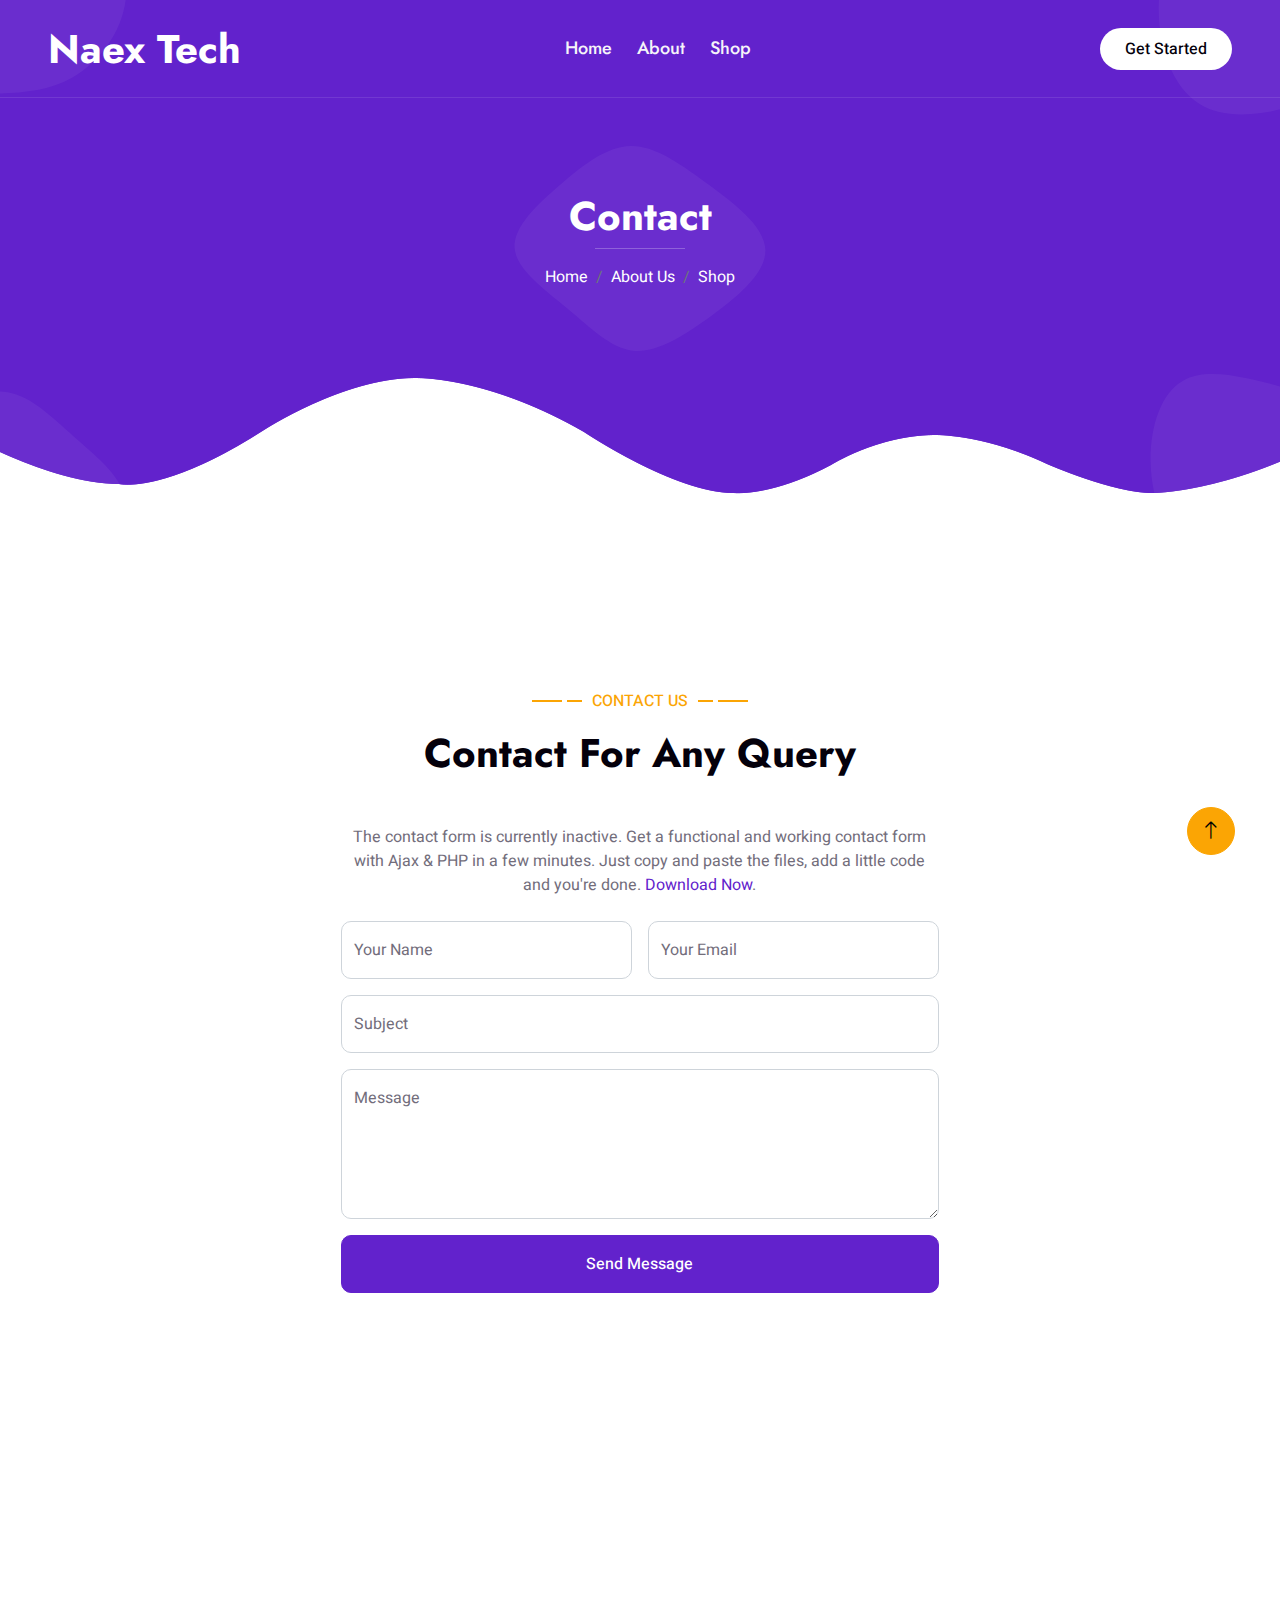
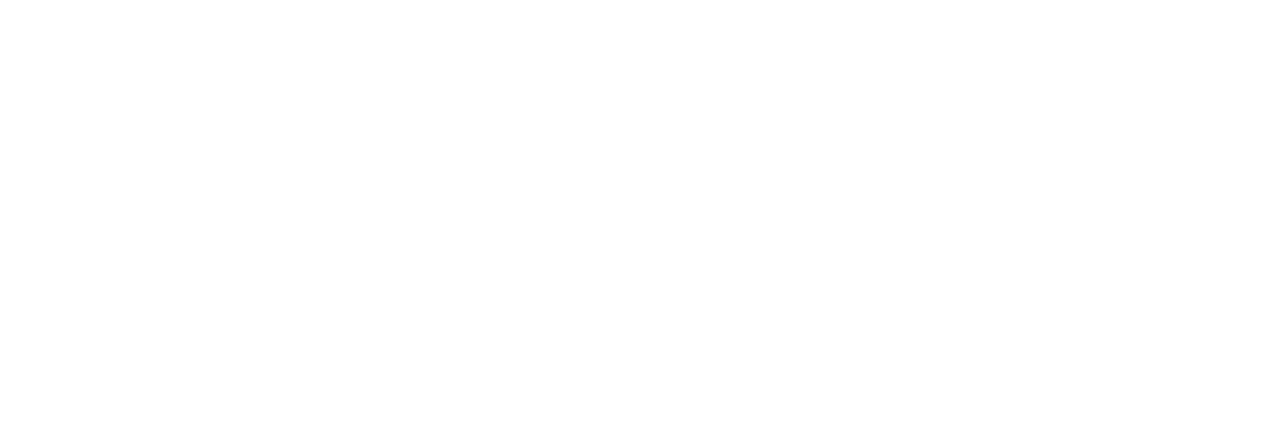
<file: contact.html>
<!DOCTYPE html>
<html lang="en">

<head>
    <meta charset="utf-8">
    <title>Naex Tech</title>
    <meta content="width=device-width, initial-scale=1.0" name="viewport">
    <meta content="" name="keywords">
    <meta content="" name="description">

    <!-- Favicon -->
    <link href="img/favicon.ico" rel="icon">

    <!-- Google Web Fonts -->
    <link rel="preconnect" href="https://fonts.googleapis.com">
    <link rel="preconnect" href="https://fonts.gstatic.com" crossorigin>
    <link href="https://fonts.googleapis.com/css2?family=Heebo:wght@400;500&family=Jost:wght@500;600;700&display=swap" rel="stylesheet"> 

    <!-- Icon Font Stylesheet -->
    <link href="https://cdnjs.cloudflare.com/ajax/libs/font-awesome/5.10.0/css/all.min.css" rel="stylesheet">
    <link href="https://cdn.jsdelivr.net/npm/bootstrap-icons@1.4.1/font/bootstrap-icons.css" rel="stylesheet">

    <!-- Libraries Stylesheet -->
    <link href="lib/animate/animate.min.css" rel="stylesheet">
    <link href="lib/owlcarousel/assets/owl.carousel.min.css" rel="stylesheet">
    <link href="lib/lightbox/css/lightbox.min.css" rel="stylesheet">

    <!-- Customized Bootstrap Stylesheet -->
    <link href="css/bootstrap.min.css" rel="stylesheet">

    <!-- Template Stylesheet -->
    <link href="css/style.css" rel="stylesheet">
</head>

<body>
    <div class="container-xxl bg-white p-0">
        <!-- Spinner Start -->
        <div id="spinner" class="show bg-white position-fixed translate-middle w-100 vh-100 top-50 start-50 d-flex align-items-center justify-content-center">
            <div class="spinner-grow text-primary" style="width: 3rem; height: 3rem;" role="status">
                <span class="sr-only">Loading...</span>
            </div>
        </div>
        <!-- Spinner End -->


        <!-- Navbar & Hero Start -->
        <div class="container-xxl position-relative p-0">
            <nav class="navbar navbar-expand-lg navbar-light px-4 px-lg-5 py-3 py-lg-0">
                <a href="./index.html" class="navbar-brand p-0">
                    <h1 class="m-0">Naex Tech</h1>
                    <!-- <img src="img/logo.png" alt="Logo"> -->
                </a>
                <button class="navbar-toggler" type="button" data-bs-toggle="collapse" data-bs-target="#navbarCollapse">
                    <span class="fa fa-bars"></span>
                </button>
                <div class="collapse navbar-collapse" id="navbarCollapse">
                    <div class="navbar-nav mx-auto py-0">
                        <a href="index.html" class="nav-item nav-link">Home</a>
                        <a href="about.html" class="nav-item nav-link">About</a>
                        <a href="service.html" class="nav-item nav-link">Shop</a>
                         
                      
                       
                    </div>
                    <a href="" class="btn rounded-pill py-2 px-4 ms-3 d-none d-lg-block">Get Started</a>
                </div>
            </nav>

            <div class="container-xxl py-5 bg-primary hero-header">
                <div class="container my-5 py-5 px-lg-5">
                    <div class="row g-5 py-5">
                        <div class="col-12 text-center">
                            <h1 class="text-white animated slideInDown">Contact</h1>
                            <hr class="bg-white mx-auto mt-0" style="width: 90px;">
                            <nav aria-label="breadcrumb">
                                <ol class="breadcrumb justify-content-center">
                                    <li class="breadcrumb-item"><a class="text-white" href="./index.html">Home</a></li>
                                    <li class="breadcrumb-item"><a class="text-white" href="./about.html">About Us</a></li>
                                    <li class="breadcrumb-item"><a class="text-white" href="./service.html">Shop</a></li>
                                </ol>
                            </nav>
                        </div>
                    </div>
                </div>
            </div>
        </div>
        <!-- Navbar & Hero End -->


        <!-- Contact Start -->
        <div class="container-xxl py-5">
            <div class="container py-5 px-lg-5">
                <div class="wow fadeInUp" data-wow-delay="0.1s">
                    <p class="section-title text-secondary justify-content-center"><span></span>Contact Us<span></span></p>
                    <h1 class="text-center mb-5">Contact For Any Query</h1>
                </div>
                <div class="row justify-content-center">
                    <div class="col-lg-7">
                        <div class="wow fadeInUp" data-wow-delay="0.3s">
                            <p class="text-center mb-4">The contact form is currently inactive. Get a functional and working contact form with Ajax & PHP in a few minutes. Just copy and paste the files, add a little code and you're done. <a href="https://htmlcodex.com/contact-form">Download Now</a>.</p>
                            <form>
                                <div class="row g-3">
                                    <div class="col-md-6">
                                        <div class="form-floating">
                                            <input type="text" class="form-control" id="name" placeholder="Your Name">
                                            <label for="name">Your Name</label>
                                        </div>
                                    </div>
                                    <div class="col-md-6">
                                        <div class="form-floating">
                                            <input type="email" class="form-control" id="email" placeholder="Your Email">
                                            <label for="email">Your Email</label>
                                        </div>
                                    </div>
                                    <div class="col-12">
                                        <div class="form-floating">
                                            <input type="text" class="form-control" id="subject" placeholder="Subject">
                                            <label for="subject">Subject</label>
                                        </div>
                                    </div>
                                    <div class="col-12">
                                        <div class="form-floating">
                                            <textarea class="form-control" placeholder="Leave a message here" id="message" style="height: 150px"></textarea>
                                            <label for="message">Message</label>
                                        </div>
                                    </div>
                                    <div class="col-12">
                                        <button class="btn btn-primary w-100 py-3" type="submit">Send Message</button>
                                    </div>
                                </div>
                            </form>
                        </div>
                    </div>
                </div>
            </div>
        </div>
        <!-- Contact End -->
        

  <!-- Footer Start -->
  <div class="container-fluid bg-primary text-light footer wow fadeIn" data-wow-delay="0.1s">
    <div class="container py-5 px-lg-5">
        <div class="row g-5">
            <div class="col-md-6 col-lg-3">
                <p class="section-title text-white h5 mb-4">Address<span></span></p>
                <p><i class="fa fa-map-marker-alt me-3"></i>21706 China Green Drive,Cypress, 77433</p>
                <p><i class="fa fa-phone-alt me-3"></i>+012 124 12340</p>
                <p><i class="fa fa-envelope me-3"></i>naextech@gmail.com</p>
                
            </div>
            <div class="col-md-6 col-lg-3">
                <p class="section-title text-white h5 mb-4">Quick Link<span></span></p>
                <a class="btn btn-link" href="/about.html">About Us</a>
                <a class="btn btn-link" href="/service.html">Shop</a>
                <a class="btn btn-link" href="/index.html">Home</a>
                
                <a class="btn btn-link" href="/contact.html">Contact Us</a>
            </div>
            <div class="col-md-6 col-lg-3">
                <p class="section-title text-white h5 mb-4">Gallery<span></span></p>
                <div class="row g-2">
                    <div class="col-4">
                        <img class="img-fluid" src="img/portfolio-1.jpg" alt="Image">
                    </div>
                    <div class="col-4">
                        <img class="img-fluid" src="img/portfolio-2.jpg" alt="Image">
                    </div>
                    <div class="col-4">
                        <img class="img-fluid" src="img/portfolio-3.jpg" alt="Image">
                    </div>
                    <div class="col-4">
                        <img class="img-fluid" src="img/portfolio-4.jpg" alt="Image">
                    </div>
                    <div class="col-4">
                        <img class="img-fluid" src="img/portfolio-5.jpg" alt="Image">
                    </div>
                    <div class="col-4">
                        <img class="img-fluid" src="img/portfolio-6.jpg" alt="Image">
                    </div>
                </div>
            </div>
            <div class="col-md-6 col-lg-3">
                <p class="section-title text-white h5 mb-4">Newsletter<span></span></p>
                <p>Naex Tech Solutions collaborates closely with customers to determine their unique needs and realistic results.</p>
                <div class="position-relative w-100 mt-3">
                    <input class="form-control border-0 rounded-pill w-100 ps-4 pe-5" type="text" placeholder="Your Email" style="height: 48px;">
                    <button type="button" class="btn shadow-none position-absolute top-0 end-0 mt-1 me-2"><i class="fa fa-paper-plane text-primary fs-4"></i></button>
                </div>
            </div>
        </div>
    </div>
    <div class="container px-lg-5">
        <div class="copyright">
            <div class="row">
                <div class="col-md-6 text-center text-md-start mb-3 mb-md-0 text-center">
                    &copy; <a class="border-bottom" href="#">Naex Tech</a>, All Right Reserved. 
                    
                    <!--/*** This template is free as long as you keep the footer author’s credit link/attribution link/backlink. If you'd like to use the template without the footer author’s credit link/attribution link/backlink, you can purchase the Credit Removal License from "https://htmlcodex.com/credit-removal". Thank you for your support. ***/-->
                    <!-- Designed By <a class="border-bottom" href="https://htmlcodex.com">HTML Codex</a> -->
                </div>
                <div class="col-md-6 text-center text-md-end">
                    <!-- <div class="footer-menu">
                        <a href="">Home</a>
                        <a href="">Cookies</a>
                        <a href="">Help</a>
                        <a href="">FQAs</a>
                    </div> -->
                </div>
            </div>
        </div>
    </div>
</div>
<!-- Footer End -->


        <!-- Back to Top -->
        <a href="#" class="btn btn-lg btn-secondary btn-lg-square back-to-top"><i class="bi bi-arrow-up"></i></a>
    </div>

    <!-- JavaScript Libraries -->
    <script src="https://code.jquery.com/jquery-3.4.1.min.js"></script>
    <script src="https://cdn.jsdelivr.net/npm/bootstrap@5.0.0/dist/js/bootstrap.bundle.min.js"></script>
    <script src="lib/wow/wow.min.js"></script>
    <script src="lib/easing/easing.min.js"></script>
    <script src="lib/waypoints/waypoints.min.js"></script>
    <script src="lib/counterup/counterup.min.js"></script>
    <script src="lib/owlcarousel/owl.carousel.min.js"></script>
    <script src="lib/isotope/isotope.pkgd.min.js"></script>
    <script src="lib/lightbox/js/lightbox.min.js"></script>

    <!-- Template Javascript -->
    <script src="js/main.js"></script>
</body>

</html>
</file>
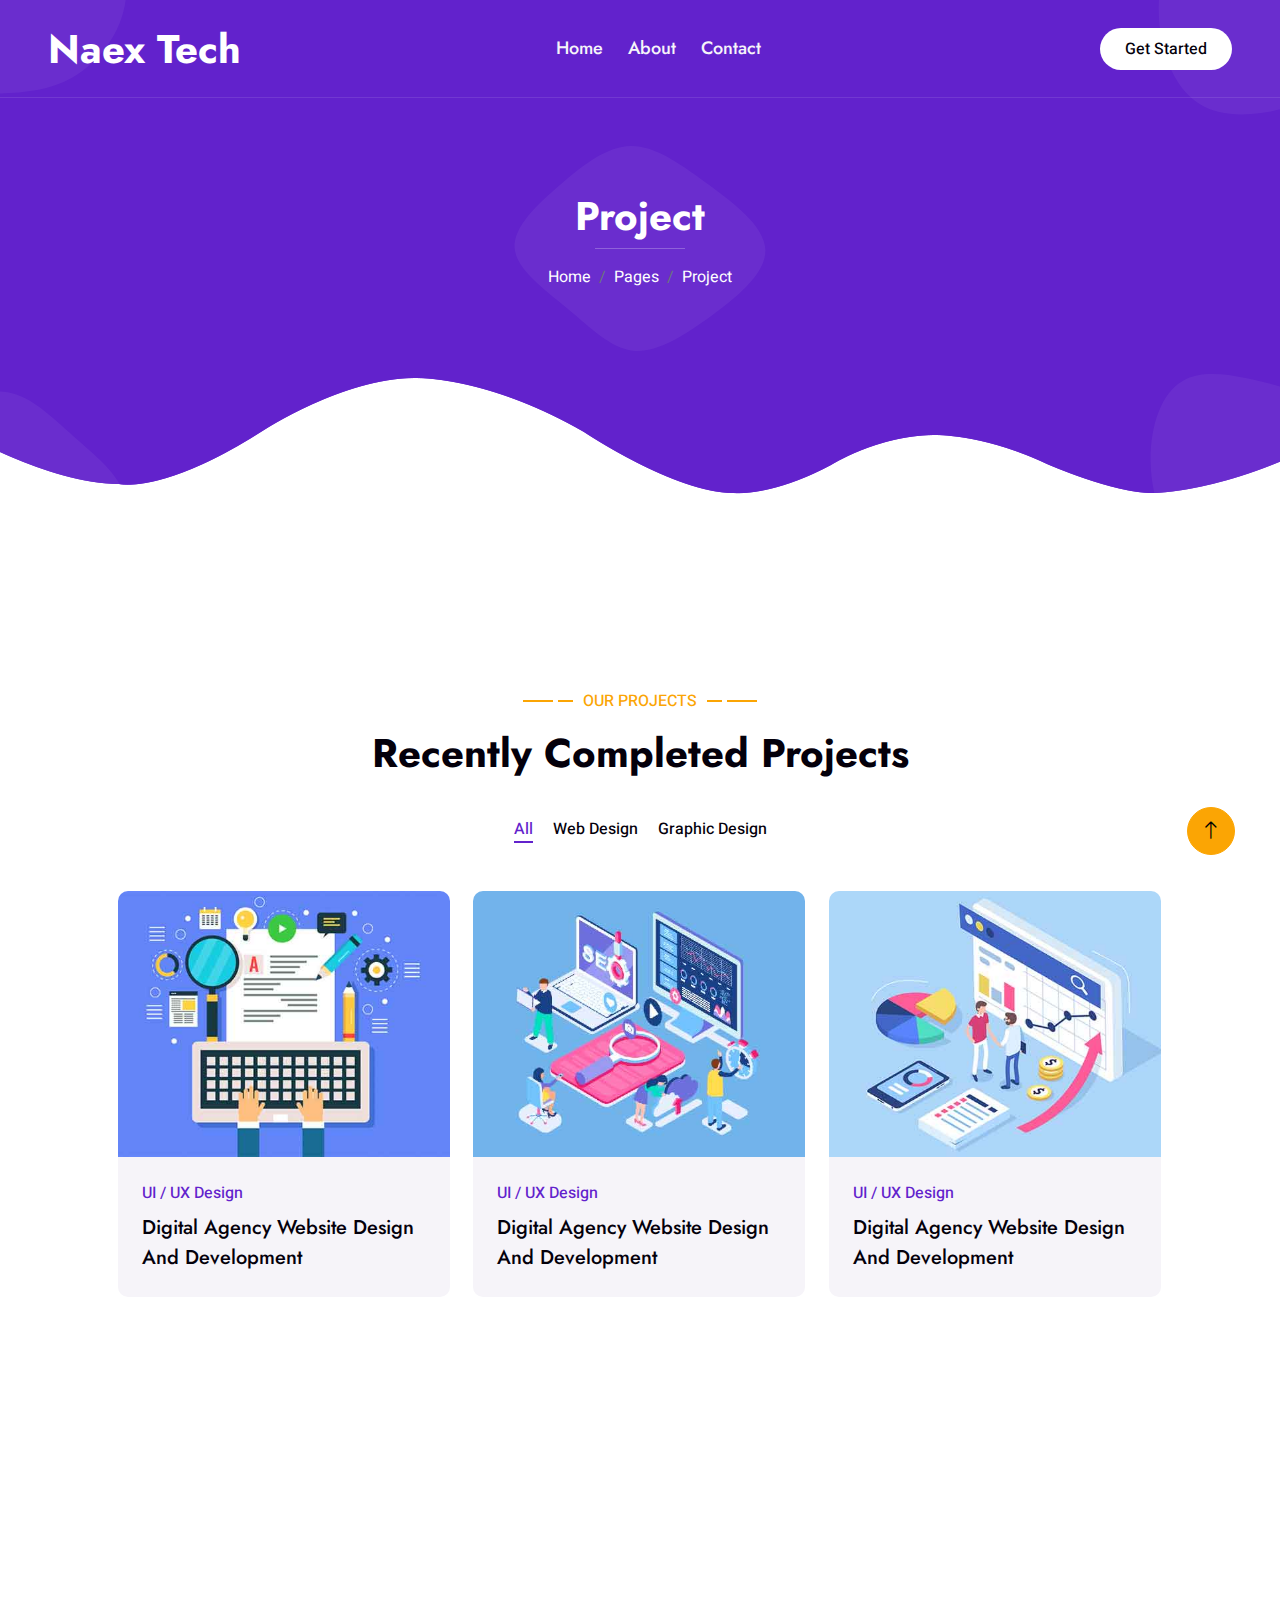
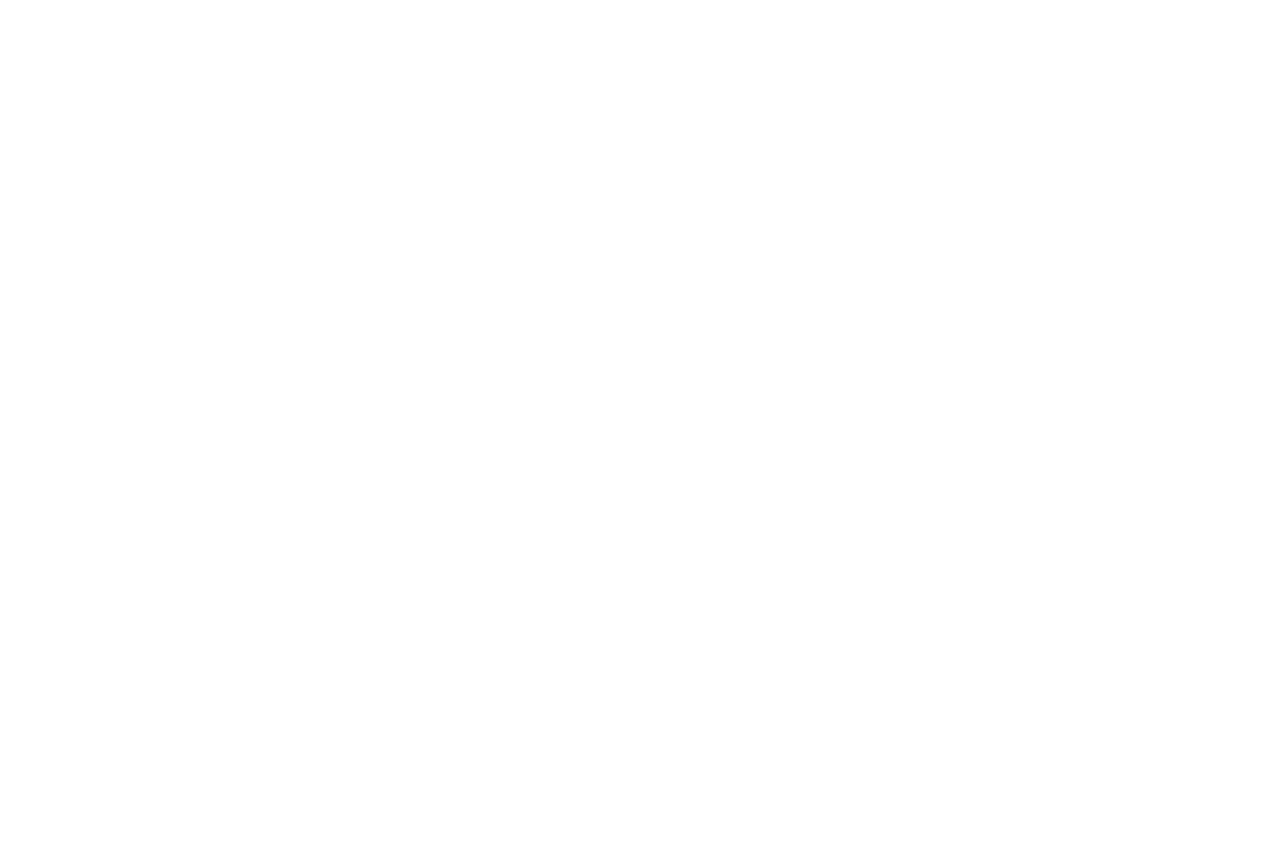
<file: project.html>
<!DOCTYPE html>
<html lang="en">

<head>
    <meta charset="utf-8">
    <title>Naex Tech</title>
    <meta content="width=device-width, initial-scale=1.0" name="viewport">
    <meta content="" name="keywords">
    <meta content="" name="description">

    <!-- Favicon -->
    <link href="img/favicon.ico" rel="icon">

    <!-- Google Web Fonts -->
    <link rel="preconnect" href="https://fonts.googleapis.com">
    <link rel="preconnect" href="https://fonts.gstatic.com" crossorigin>
    <link href="https://fonts.googleapis.com/css2?family=Heebo:wght@400;500&family=Jost:wght@500;600;700&display=swap" rel="stylesheet"> 

    <!-- Icon Font Stylesheet -->
    <link href="https://cdnjs.cloudflare.com/ajax/libs/font-awesome/5.10.0/css/all.min.css" rel="stylesheet">
    <link href="https://cdn.jsdelivr.net/npm/bootstrap-icons@1.4.1/font/bootstrap-icons.css" rel="stylesheet">

    <!-- Libraries Stylesheet -->
    <link href="lib/animate/animate.min.css" rel="stylesheet">
    <link href="lib/owlcarousel/assets/owl.carousel.min.css" rel="stylesheet">
    <link href="lib/lightbox/css/lightbox.min.css" rel="stylesheet">

    <!-- Customized Bootstrap Stylesheet -->
    <link href="css/bootstrap.min.css" rel="stylesheet">

    <!-- Template Stylesheet -->
    <link href="css/style.css" rel="stylesheet">
</head>

<body>
    <div class="container-xxl bg-white p-0">
        <!-- Spinner Start -->
        <div id="spinner" class="show bg-white position-fixed translate-middle w-100 vh-100 top-50 start-50 d-flex align-items-center justify-content-center">
            <div class="spinner-grow text-primary" style="width: 3rem; height: 3rem;" role="status">
                <span class="sr-only">Loading...</span>
            </div>
        </div>
        <!-- Spinner End -->


        <!-- Navbar & Hero Start -->
        <div class="container-xxl position-relative p-0">
            <nav class="navbar navbar-expand-lg navbar-light px-4 px-lg-5 py-3 py-lg-0">
                <a href="" class="navbar-brand p-0">
                    <h1 class="m-0">Naex Tech</h1>
                    <!-- <img src="img/logo.png" alt="Logo"> -->
                </a>
                <button class="navbar-toggler" type="button" data-bs-toggle="collapse" data-bs-target="#navbarCollapse">
                    <span class="fa fa-bars"></span>
                </button>
                <div class="collapse navbar-collapse" id="navbarCollapse">
                    <div class="navbar-nav mx-auto py-0">
                        <a href="index.html" class="nav-item nav-link">Home</a>
                        <a href="about.html" class="nav-item nav-link">About</a>
                        <!-- <a href="service.html" class="nav-item nav-link">Service</a> -->
                        <!-- <a href="project.html" class="nav-item nav-link active">Project</a> -->
                        <div class="nav-item dropdown">
                            <!-- <a href="#" class="nav-link dropdown-toggle" data-bs-toggle="dropdown">Pages</a> -->
                            <div class="dropdown-menu m-0">
                                <!-- <a href="team.html" class="dropdown-item">Our Team</a> -->
                                <!-- <a href="testimonial.html" class="dropdown-item">Testimonial</a> -->
                                <a href="404.html" class="dropdown-item">404 Page</a>
                            </div>
                        </div>
                        <a href="contact.html" class="nav-item nav-link">Contact</a>
                    </div>
                    <a href="" class="btn rounded-pill py-2 px-4 ms-3 d-none d-lg-block">Get Started</a>
                </div>
            </nav>

            <div class="container-xxl py-5 bg-primary hero-header">
                <div class="container my-5 py-5 px-lg-5">
                    <div class="row g-5 py-5">
                        <div class="col-12 text-center">
                            <h1 class="text-white animated slideInDown">Project</h1>
                            <hr class="bg-white mx-auto mt-0" style="width: 90px;">
                            <nav aria-label="breadcrumb">
                                <ol class="breadcrumb justify-content-center">
                                    <li class="breadcrumb-item"><a class="text-white" href="#">Home</a></li>
                                    <li class="breadcrumb-item"><a class="text-white" href="#">Pages</a></li>
                                    <li class="breadcrumb-item text-white active" aria-current="page">Project</li>
                                </ol>
                            </nav>
                        </div>
                    </div>
                </div>
            </div>
        </div>
        <!-- Navbar & Hero End -->


        <!-- Projects Start -->
        <div class="container-xxl py-5">
            <div class="container py-5 px-lg-5">
                <div class="wow fadeInUp" data-wow-delay="0.1s">
                    <p class="section-title text-secondary justify-content-center"><span></span>Our Projects<span></span></p>
                    <h1 class="text-center mb-5">Recently Completed Projects</h1>
                </div>
                <div class="row mt-n2 wow fadeInUp" data-wow-delay="0.3s">
                    <div class="col-12 text-center">
                        <ul class="list-inline mb-5" id="portfolio-flters">
                            <li class="mx-2 active" data-filter="*">All</li>
                            <li class="mx-2" data-filter=".first">Web Design</li>
                            <li class="mx-2" data-filter=".second">Graphic Design</li>
                        </ul>
                    </div>
                </div>
                <div class="row g-4 portfolio-container">
                    <div class="col-lg-4 col-md-6 portfolio-item first wow fadeInUp" data-wow-delay="0.1s">
                        <div class="rounded overflow-hidden">
                            <div class="position-relative overflow-hidden">
                                <img class="img-fluid w-100" src="img/portfolio-1.jpg" alt="">
                                <div class="portfolio-overlay">
                                    <a class="btn btn-square btn-outline-light mx-1" href="img/portfolio-1.jpg" data-lightbox="portfolio"><i class="fa fa-eye"></i></a>
                                    <a class="btn btn-square btn-outline-light mx-1" href=""><i class="fa fa-link"></i></a>
                                </div>
                            </div>
                            <div class="bg-light p-4">
                                <p class="text-primary fw-medium mb-2">UI / UX Design</p>
                                <h5 class="lh-base mb-0">Digital Agency Website Design And Development</a>
                            </div>
                        </div>
                    </div>
                    <div class="col-lg-4 col-md-6 portfolio-item second wow fadeInUp" data-wow-delay="0.3s">
                        <div class="rounded overflow-hidden">
                            <div class="position-relative overflow-hidden">
                                <img class="img-fluid w-100" src="img/portfolio-2.jpg" alt="">
                                <div class="portfolio-overlay">
                                    <a class="btn btn-square btn-outline-light mx-1" href="img/portfolio-2.jpg" data-lightbox="portfolio"><i class="fa fa-eye"></i></a>
                                    <a class="btn btn-square btn-outline-light mx-1" href=""><i class="fa fa-link"></i></a>
                                </div>
                            </div>
                            <div class="bg-light p-4">
                                <p class="text-primary fw-medium mb-2">UI / UX Design</p>
                                <h5 class="lh-base mb-0">Digital Agency Website Design And Development</a>
                            </div>
                        </div>
                    </div>
                    <div class="col-lg-4 col-md-6 portfolio-item first wow fadeInUp" data-wow-delay="0.5s">
                        <div class="rounded overflow-hidden">
                            <div class="position-relative overflow-hidden">
                                <img class="img-fluid w-100" src="img/portfolio-3.jpg" alt="">
                                <div class="portfolio-overlay">
                                    <a class="btn btn-square btn-outline-light mx-1" href="img/portfolio-3.jpg" data-lightbox="portfolio"><i class="fa fa-eye"></i></a>
                                    <a class="btn btn-square btn-outline-light mx-1" href=""><i class="fa fa-link"></i></a>
                                </div>
                            </div>
                            <div class="bg-light p-4">
                                <p class="text-primary fw-medium mb-2">UI / UX Design</p>
                                <h5 class="lh-base mb-0">Digital Agency Website Design And Development</a>
                            </div>
                        </div>
                    </div>
                    <div class="col-lg-4 col-md-6 portfolio-item second wow fadeInUp" data-wow-delay="0.1s">
                        <div class="rounded overflow-hidden">
                            <div class="position-relative overflow-hidden">
                                <img class="img-fluid w-100" src="img/portfolio-4.jpg" alt="">
                                <div class="portfolio-overlay">
                                    <a class="btn btn-square btn-outline-light mx-1" href="img/portfolio-4.jpg" data-lightbox="portfolio"><i class="fa fa-eye"></i></a>
                                    <a class="btn btn-square btn-outline-light mx-1" href=""><i class="fa fa-link"></i></a>
                                </div>
                            </div>
                            <div class="bg-light p-4">
                                <p class="text-primary fw-medium mb-2">UI / UX Design</p>
                                <h5 class="lh-base mb-0">Digital Agency Website Design And Development</a>
                            </div>
                        </div>
                    </div>
                    <div class="col-lg-4 col-md-6 portfolio-item first wow fadeInUp" data-wow-delay="0.3s">
                        <div class="rounded overflow-hidden">
                            <div class="position-relative overflow-hidden">
                                <img class="img-fluid w-100" src="img/portfolio-5.jpg" alt="">
                                <div class="portfolio-overlay">
                                    <a class="btn btn-square btn-outline-light mx-1" href="img/portfolio-5.jpg" data-lightbox="portfolio"><i class="fa fa-eye"></i></a>
                                    <a class="btn btn-square btn-outline-light mx-1" href=""><i class="fa fa-link"></i></a>
                                </div>
                            </div>
                            <div class="bg-light p-4">
                                <p class="text-primary fw-medium mb-2">UI / UX Design</p>
                                <h5 class="lh-base mb-0">Digital Agency Website Design And Development</a>
                            </div>
                        </div>
                    </div>
                    <div class="col-lg-4 col-md-6 portfolio-item second wow fadeInUp" data-wow-delay="0.5s">
                        <div class="rounded overflow-hidden">
                            <div class="position-relative overflow-hidden">
                                <img class="img-fluid w-100" src="img/portfolio-6.jpg" alt="">
                                <div class="portfolio-overlay">
                                    <a class="btn btn-square btn-outline-light mx-1" href="img/portfolio-6.jpg" data-lightbox="portfolio"><i class="fa fa-eye"></i></a>
                                    <a class="btn btn-square btn-outline-light mx-1" href=""><i class="fa fa-link"></i></a>
                                </div>
                            </div>
                            <div class="bg-light p-4">
                                <p class="text-primary fw-medium mb-2">UI / UX Design</p>
                                <h5 class="lh-base mb-0">Digital Agency Website Design And Development</a>
                            </div>
                        </div>
                    </div>
                </div>
            </div>
        </div>
        <!-- Projects End -->
        

        <!-- Footer Start -->
        <div class="container-fluid bg-primary text-light footer wow fadeIn" data-wow-delay="0.1s">
            <div class="container py-5 px-lg-5">
                <div class="row g-5">
                    <div class="col-md-6 col-lg-3">
                        <p class="section-title text-white h5 mb-4">Address<span></span></p>
                        <p><i class="fa fa-map-marker-alt me-3"></i>123 Street, New York, USA</p>
                        <p><i class="fa fa-phone-alt me-3"></i>+012 345 67890</p>
                        <p><i class="fa fa-envelope me-3"></i>info@example.com</p>
                        <div class="d-flex pt-2">
                            <a class="btn btn-outline-light btn-social" href=""><i class="fab fa-twitter"></i></a>
                            <a class="btn btn-outline-light btn-social" href=""><i class="fab fa-facebook-f"></i></a>
                            <a class="btn btn-outline-light btn-social" href=""><i class="fab fa-instagram"></i></a>
                            <a class="btn btn-outline-light btn-social" href=""><i class="fab fa-linkedin-in"></i></a>
                        </div>
                    </div>
                    <div class="col-md-6 col-lg-3">
                        <p class="section-title text-white h5 mb-4">Quick Link<span></span></p>
                        <a class="btn btn-link" href="">About Us</a>
                        <a class="btn btn-link" href="">Contact Us</a>
                        <a class="btn btn-link" href="">Privacy Policy</a>
                        <a class="btn btn-link" href="">Terms & Condition</a>
                        <a class="btn btn-link" href="">Career</a>
                    </div>
                    <div class="col-md-6 col-lg-3">
                        <p class="section-title text-white h5 mb-4">Gallery<span></span></p>
                        <div class="row g-2">
                            <div class="col-4">
                                <img class="img-fluid" src="img/portfolio-1.jpg" alt="Image">
                            </div>
                            <div class="col-4">
                                <img class="img-fluid" src="img/portfolio-2.jpg" alt="Image">
                            </div>
                            <div class="col-4">
                                <img class="img-fluid" src="img/portfolio-3.jpg" alt="Image">
                            </div>
                            <div class="col-4">
                                <img class="img-fluid" src="img/portfolio-4.jpg" alt="Image">
                            </div>
                            <div class="col-4">
                                <img class="img-fluid" src="img/portfolio-5.jpg" alt="Image">
                            </div>
                            <div class="col-4">
                                <img class="img-fluid" src="img/portfolio-6.jpg" alt="Image">
                            </div>
                        </div>
                    </div>
                    <div class="col-md-6 col-lg-3">
                        <p class="section-title text-white h5 mb-4">Newsletter<span></span></p>
                        <p>Lorem ipsum dolor sit amet elit. Phasellus nec pretium mi. Curabitur facilisis ornare velit non vulpu</p>
                        <div class="position-relative w-100 mt-3">
                            <input class="form-control border-0 rounded-pill w-100 ps-4 pe-5" type="text" placeholder="Your Email" style="height: 48px;">
                            <button type="button" class="btn shadow-none position-absolute top-0 end-0 mt-1 me-2"><i class="fa fa-paper-plane text-primary fs-4"></i></button>
                        </div>
                    </div>
                </div>
            </div>
            <div class="container px-lg-5">
                <div class="copyright">
                    <div class="row">
                        <div class="col-md-6 text-center text-md-start mb-3 mb-md-0">
                            &copy; <a class="border-bottom" href="#">Your Site Name</a>, All Right Reserved. 
							
							<!--/*** This template is free as long as you keep the footer author’s credit link/attribution link/backlink. If you'd like to use the template without the footer author’s credit link/attribution link/backlink, you can purchase the Credit Removal License from "https://htmlcodex.com/credit-removal". Thank you for your support. ***/-->
							Designed By <a class="border-bottom" href="https://htmlcodex.com">HTML Codex</a>
                        </div>
                        <div class="col-md-6 text-center text-md-end">
                            <div class="footer-menu">
                                <a href="">Home</a>
                                <a href="">Cookies</a>
                                <a href="">Help</a>
                                <a href="">FQAs</a>
                            </div>
                        </div>
                    </div>
                </div>
            </div>
        </div>
        <!-- Footer End -->


        <!-- Back to Top -->
        <a href="#" class="btn btn-lg btn-secondary btn-lg-square back-to-top"><i class="bi bi-arrow-up"></i></a>
    </div>

    <!-- JavaScript Libraries -->
    <script src="https://code.jquery.com/jquery-3.4.1.min.js"></script>
    <script src="https://cdn.jsdelivr.net/npm/bootstrap@5.0.0/dist/js/bootstrap.bundle.min.js"></script>
    <script src="lib/wow/wow.min.js"></script>
    <script src="lib/easing/easing.min.js"></script>
    <script src="lib/waypoints/waypoints.min.js"></script>
    <script src="lib/counterup/counterup.min.js"></script>
    <script src="lib/owlcarousel/owl.carousel.min.js"></script>
    <script src="lib/isotope/isotope.pkgd.min.js"></script>
    <script src="lib/lightbox/js/lightbox.min.js"></script>

    <!-- Template Javascript -->
    <script src="js/main.js"></script>
</body>

</html>
</file>
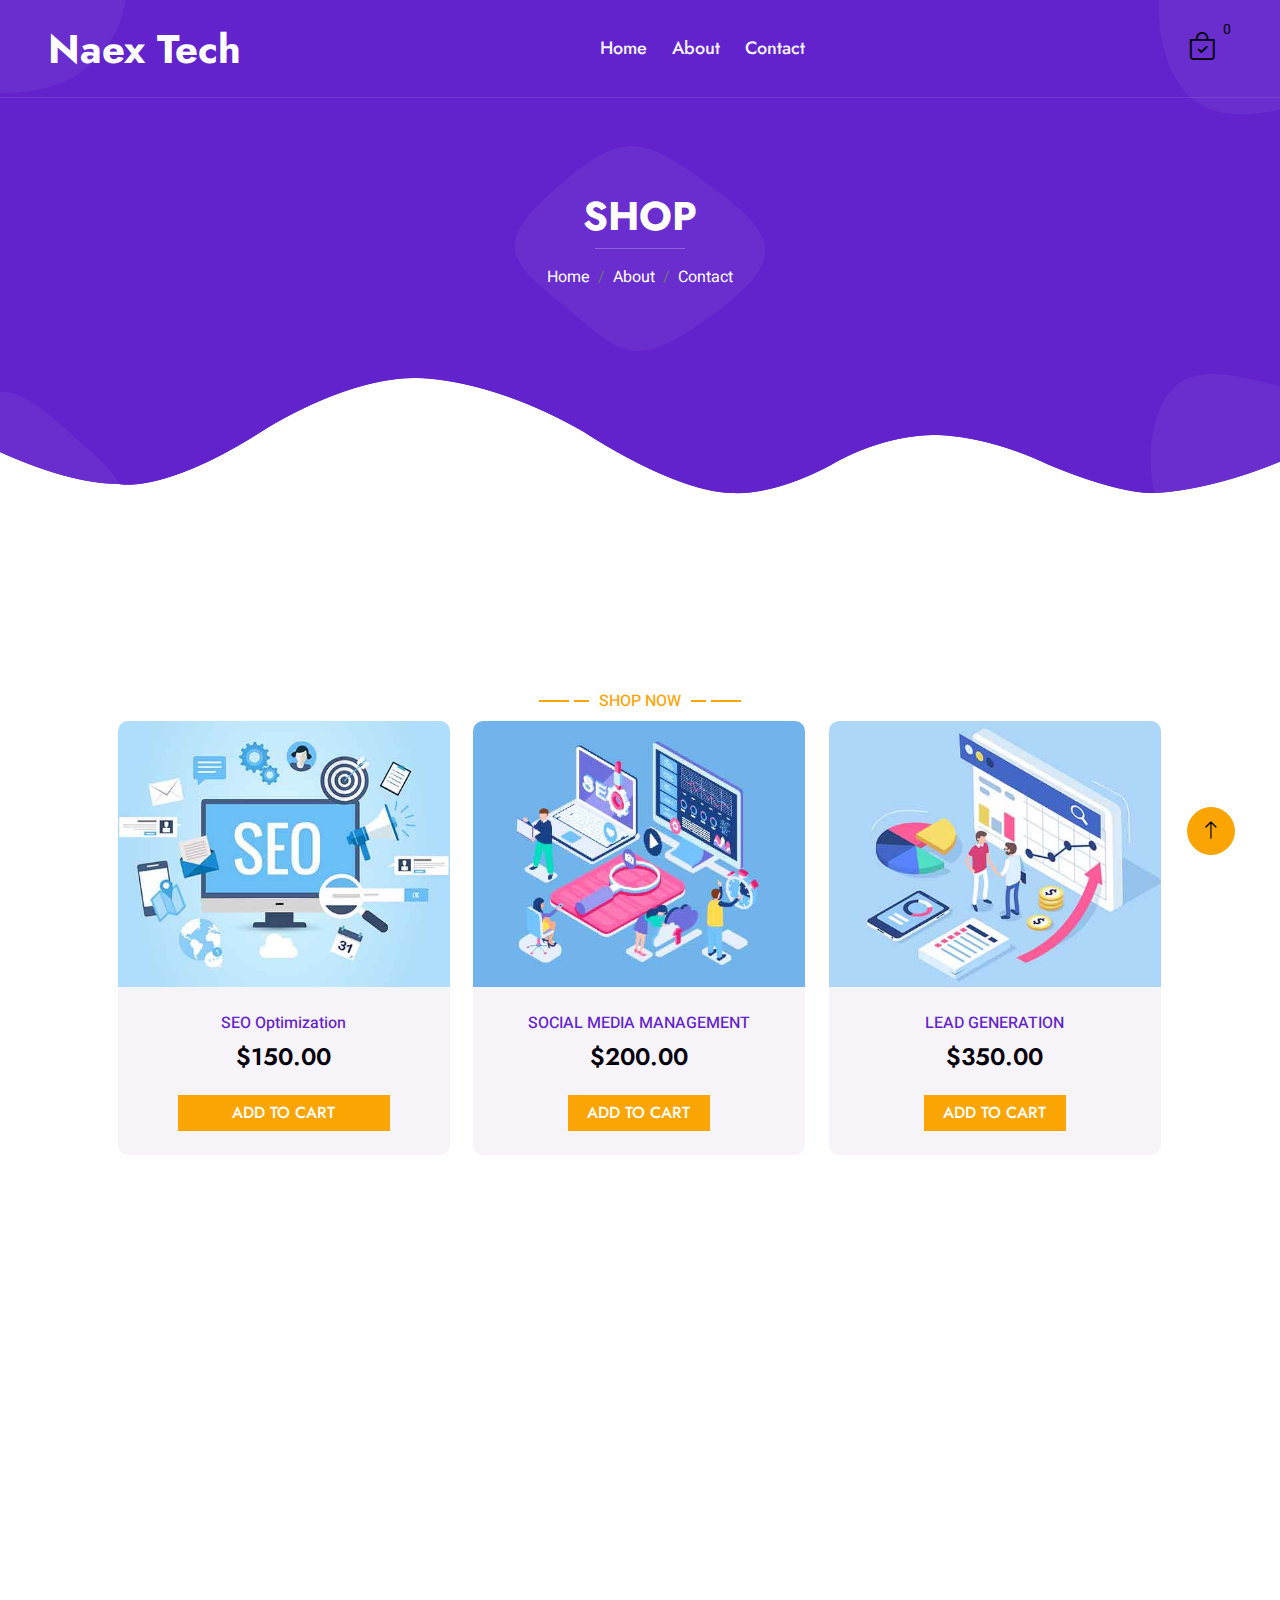
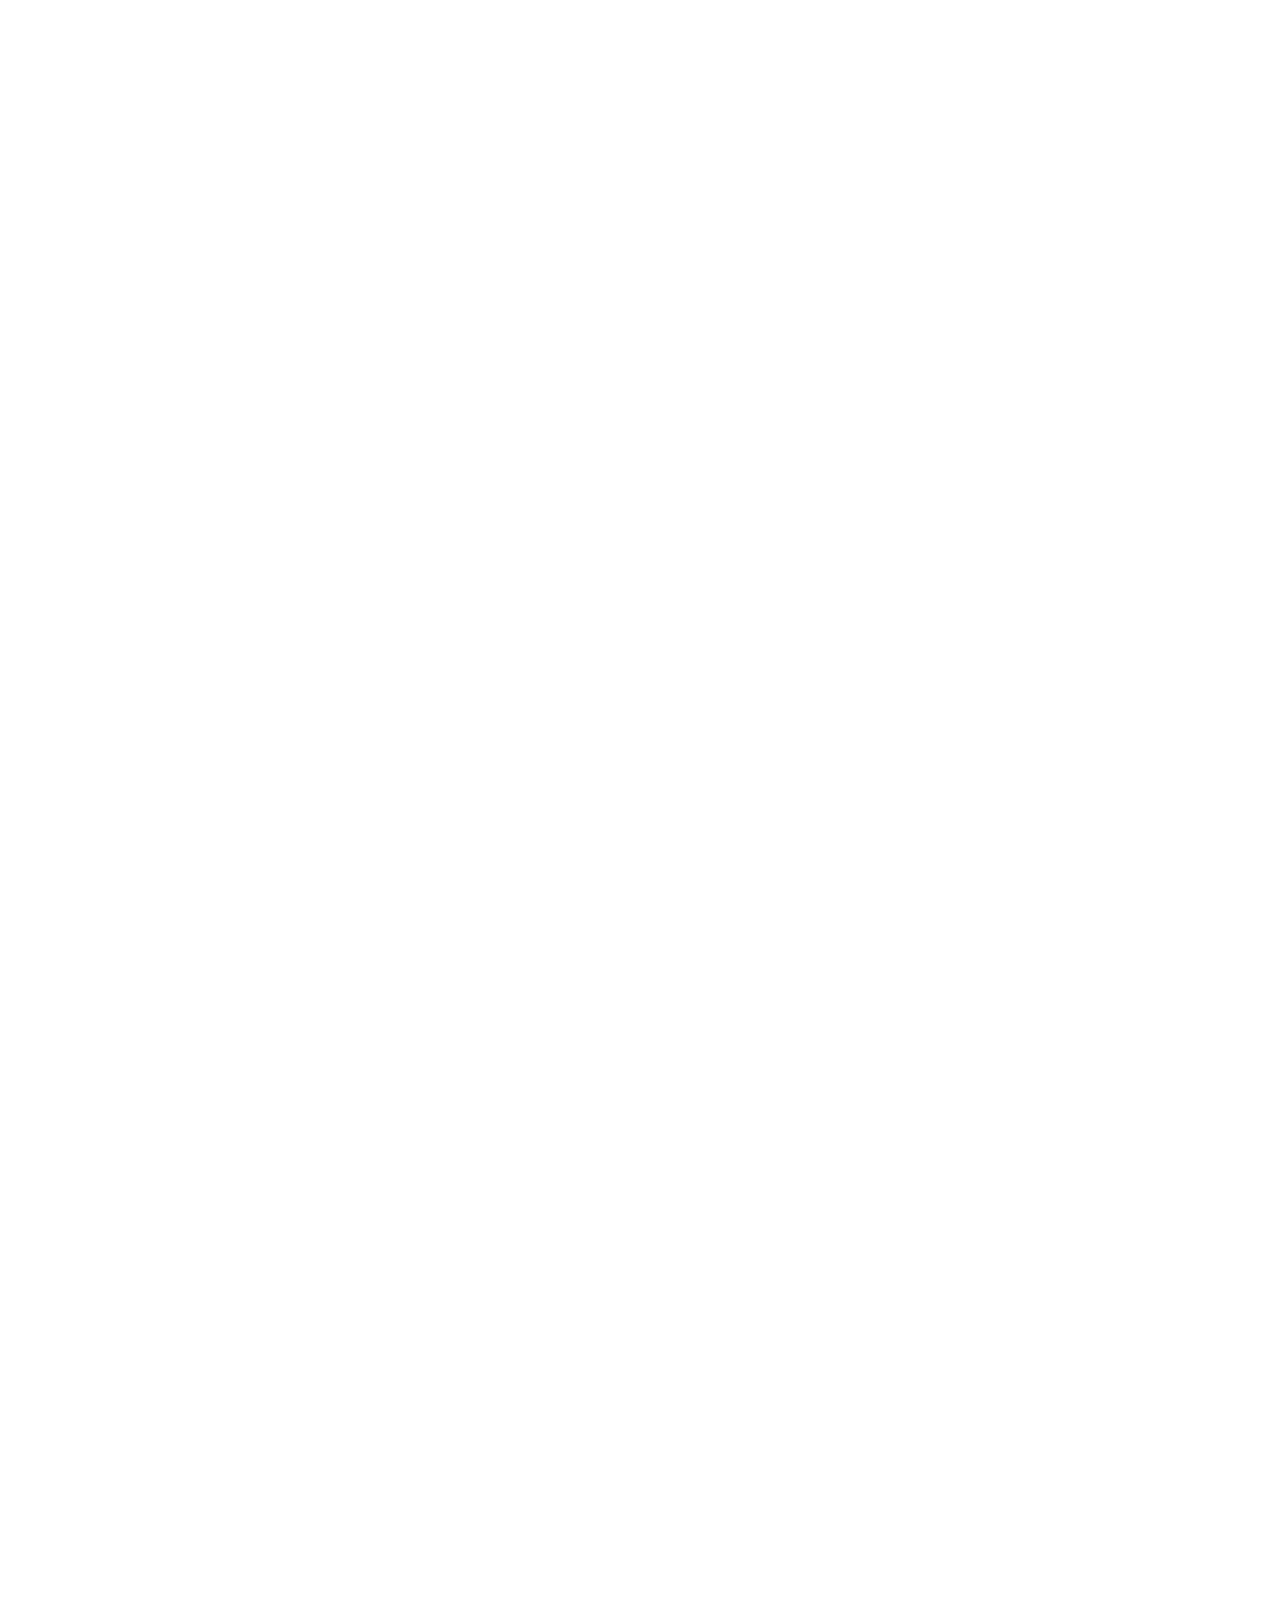
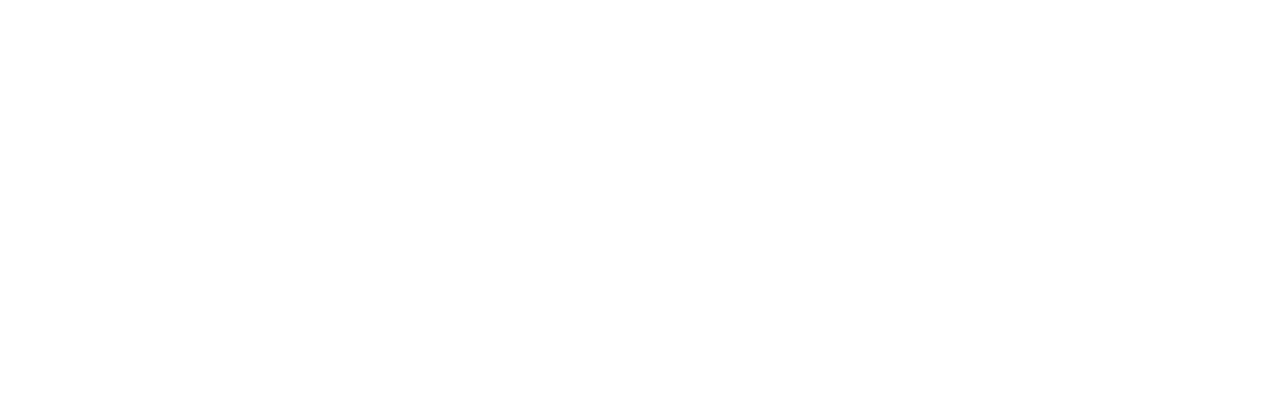
<file: service.html>
<!DOCTYPE html>
<html lang="en">

<head>
    <meta charset="utf-8">
    <title>Naex Tech</title>
    <meta content="width=device-width, initial-scale=1.0" name="viewport">
    <meta content="" name="keywords">
    <meta content="" name="description">

    <!-- Favicon -->
    <link href="img/favicon.ico" rel="icon">

    <!-- Google Web Fonts -->
    <link rel="preconnect" href="https://fonts.googleapis.com">
    <link rel="preconnect" href="https://fonts.gstatic.com" crossorigin>
    <link href="https://fonts.googleapis.com/css2?family=Heebo:wght@400;500&family=Jost:wght@500;600;700&display=swap" rel="stylesheet"> 

    <!-- Icon Font Stylesheet -->
    <link href="https://cdnjs.cloudflare.com/ajax/libs/font-awesome/5.10.0/css/all.min.css" rel="stylesheet">
    <link href="https://cdn.jsdelivr.net/npm/bootstrap-icons@1.4.1/font/bootstrap-icons.css" rel="stylesheet">

    <!-- Libraries Stylesheet -->
    <link href="lib/animate/animate.min.css" rel="stylesheet">
    <link href="lib/owlcarousel/assets/owl.carousel.min.css" rel="stylesheet">
    <link href="lib/lightbox/css/lightbox.min.css" rel="stylesheet">

    <!-- Customized Bootstrap Stylesheet -->
    <link href="css/bootstrap.min.css" rel="stylesheet">

    <!-- Template Stylesheet -->
    <link href="css/style.css" rel="stylesheet">
</head>

<body>
    <div class="container-xxl bg-white p-0">
        <!-- Spinner Start -->
        <div id="spinner" class="show bg-white position-fixed translate-middle w-100 vh-100 top-50 start-50 d-flex align-items-center justify-content-center">
            <div class="spinner-grow text-primary" style="width: 3rem; height: 3rem;" role="status">
                <span class="sr-only">Loading...</span>
            </div>
        </div>
        <!-- Spinner End -->


        <!-- Navbar & Hero Start -->
        <div class="container-xxl position-relative p-0">
            <nav class="navbar navbar-expand-lg navbar-light px-4 px-lg-5 py-3 py-lg-0">
                <a href="" class="navbar-brand p-0">
                    <h1 class="m-0">Naex Tech</h1>
                    <!-- <img src="img/logo.png" alt="Logo"> -->
                </a>
                <button class="navbar-toggler" type="button" data-bs-toggle="collapse" data-bs-target="#navbarCollapse">
                    <span class="fa fa-bars"></span>
                </button>
                <div class="collapse navbar-collapse" id="navbarCollapse">
                    <div class="navbar-nav mx-auto py-0">
                        <a href="index.html" class="nav-item nav-link">Home</a>
                        <a href="about.html" class="nav-item nav-link">About</a>
                        <!-- <a href="service.html" class="nav-item nav-link active">Service</a> -->
                        <!-- <a href="project.html" class="nav-item nav-link">Project</a> -->
                        <div class="nav-item dropdown">
                            <!-- <a href="#" class="nav-link dropdown-toggle" data-bs-toggle="dropdown">Pages</a> -->
                            <div class="dropdown-menu m-0">
                                <!-- <a href="team.html" class="dropdown-item">Our Team</a> -->
                                <a href="testimonial.html" class="dropdown-item">Testimonial</a>
                                <a href="404.html" class="dropdown-item">404 Page</a>
                            </div>
                        </div>
                        <a href="contact.html" class="nav-item nav-link">Contact</a>
                    </div>
                    <div class="icon-container">
                        <div class="icon">
                            <a href="./checkout.html" class="my-icon blck nav-item nav-link text-white">
                                <i id="cart-icon" class="bi bi-bag-check"></i>
                                
                              </a>
                        </div>
                        <div class="counter"  id="cart-counter">0</div>
                      </div>
                   
                  
                      
                     
                    <!-- <a href="" class="btn rounded-pill py-2 px-4 ms-3 d-none d-lg-block">Get Started</a> -->
                </div>
            </nav>

            <div class="container-xxl py-5 bg-primary hero-header">
                <div class="container my-5 py-5 px-lg-5">
                    <div class="row g-5 py-5">
                        <div class="col-12 text-center">
                            <h1 class="text-white animated slideInDown">SHOP</h1>
                            <hr class="bg-white mx-auto mt-0" style="width: 90px;">
                            <nav aria-label="breadcrumb">
                                <ol class="breadcrumb justify-content-center">
                                    <li class="breadcrumb-item"><a class="text-white" href="#">Home</a></li>
                                    <li class="breadcrumb-item"> <a href="about.html" class="text-white">About</a></li>
                                    <li class="breadcrumb-item"> <a href="contact.html" class="text-white">Contact</a></li>
                                </ol>
                            </nav>
                        </div>
                    </div>
                </div>
            </div>
        </div>
        <!-- Navbar & Hero End -->


  <!-- Projects Start -->
  <div class="container-xxl py-5">
    <div class="container py-5 px-lg-5">
        <div class="wow fadeInUp" data-wow-delay="0.1s">
            <p class="section-title text-secondary justify-content-center"><span></span>Shop Now<span></span></p>
            
        </div>
        <div class="row mt-n2 wow fadeInUp" data-wow-delay="0.3s">
            <div class="col-12 text-center">
                <!-- <ul class="list-inline mb-5" id="portfolio-flters">
                    <li class="mx-2 active" data-filter="*">All</li>
                    <li class="mx-2" data-filter=".first">Web Design</li>
                    <li class="mx-2" data-filter=".second">Graphic Design</li>
                </ul> -->
            </div>
        </div>
        <div class="row g-4 portfolio-container">
            <div class="col-lg-4 col-md-6 portfolio-item first wow fadeInUp" data-wow-delay="0.1s">
                <div class="rounded overflow-hidden">
                    <div class="position-relative overflow-hidden">
                        <img class="img-fluid w-100" src="img/portfolio-4.jpg" alt="">
                        <div class="portfolio-overlay">
                            <a class="btn btn-square btn-outline-light mx-1" href="img/portfolio-1.jpg" data-lightbox="portfolio"><i class="fa fa-eye"></i></a>
                            <a class="btn btn-square btn-outline-light mx-1" href=""><i class="fa fa-link"></i></a>
                        </div>
                    </div>
                    <div class="bg-light p-4 text-center">
                        <p class="text-primary fw-medium mb-2">SEO Optimization</p>
                        <h4 class="my-2"> $150.00</h4>
                        <h6 style="cursor: pointer;" class="add-to-cart-btn text-white py-2 mt-4 w-75 m-auto  btn-secondary"> ADD TO CART</h6>
                    </div>
                </div>
            </div>
            <div class="col-lg-4 col-md-6 portfolio-item second wow fadeInUp" data-wow-delay="0.3s">
                <div class="rounded overflow-hidden">
                    <div class="position-relative overflow-hidden">
                        <img class="img-fluid w-100" src="img/portfolio-2.jpg" alt="">
                        <div class="portfolio-overlay">
                            <a class="btn btn-square btn-outline-light mx-1" href="img/portfolio-2.jpg" data-lightbox="portfolio"><i class="fa fa-eye"></i></a>
                            <a class="btn btn-square btn-outline-light mx-1" href=""><i class="fa fa-link"></i></a>
                        </div>
                    </div>
                    <div class="bg-light p-4 text-center">
                        <p class="text-primary fw-medium mb-2">SOCIAL MEDIA MANAGEMENT</p>
                        <h4 class="my-2"> $200.00</h4>
                        <h6 style="cursor: pointer;" class="add-to-cart-btn text-white py-2 mt-4 w-50 m-auto  btn-secondary"> ADD TO CART</h6>
                    </div>
                </div>
            </div>
            <div class="col-lg-4 col-md-6 portfolio-item first wow fadeInUp" data-wow-delay="0.5s">
                <div class="rounded overflow-hidden">
                    <div class="position-relative overflow-hidden">
                        <img class="img-fluid w-100" src="img/portfolio-3.jpg" alt="">
                        <div class="portfolio-overlay">
                            <a class="btn btn-square btn-outline-light mx-1" href="img/portfolio-3.jpg" data-lightbox="portfolio"><i class="fa fa-eye"></i></a>
                            <a class="btn btn-square btn-outline-light mx-1" href=""><i class="fa fa-link"></i></a>
                        </div>
                    </div>
                    <div class="bg-light p-4 text-center">
                        <p class="text-primary fw-medium mb-2">LEAD GENERATION</p>
                        <h4 class="my-2"> $350.00</h4>
                        <h6 style="cursor: pointer;" class="add-to-cart-btn text-white py-2 mt-4 w-50 m-auto  btn-secondary"> ADD TO CART</h6>
                    </div>
                </div>
            </div>
            <div class="col-lg-4 col-md-6 portfolio-item second wow fadeInUp" data-wow-delay="0.1s">
                <div class="rounded overflow-hidden">
                    <div class="position-relative overflow-hidden">
                        <img class="img-fluid w-100" src="img/portfolio-1.jpg" alt="">
                        <div class="portfolio-overlay">
                            <a class="btn btn-square btn-outline-light mx-1" href="img/portfolio-4.jpg" data-lightbox="portfolio"><i class="fa fa-eye"></i></a>
                            <a class="btn btn-square btn-outline-light mx-1" href=""><i class="fa fa-link"></i></a>
                        </div>
                    </div>
                    <div class="bg-light p-4 text-center">
                        <p class="text-primary fw-medium mb-2">ADWORDS MANAGEMENT</p>
                        <h4 class="my-2"> $250.00</h4>
                        <h6 style="cursor: pointer;" class="add-to-cart-btn text-white py-2 mt-4 w-75 m-auto  btn-secondary"> ADD TO CART</h6>
                    </div>
                </div>
            </div>
            <div class="col-lg-4 col-md-6 portfolio-item first wow fadeInUp" data-wow-delay="0.3s">
                <div class="rounded overflow-hidden">
                    <div class="position-relative overflow-hidden">
                        <img class="img-fluid w-100" src="img/portfolio-5.jpg" alt="">
                        <div class="portfolio-overlay">
                            <a class="btn btn-square btn-outline-light mx-1" href="img/portfolio-5.jpg" data-lightbox="portfolio"><i class="fa fa-eye"></i></a>
                            <a class="btn btn-square btn-outline-light mx-1" href=""><i class="fa fa-link"></i></a>
                        </div>
                    </div>
                    <div class="bg-light p-4 text-center">
                        <p class="text-primary fw-medium mb-2">EMAIL CAMPAIGN MARKETING</p>
                        <h4 class="my-2"> $300.00</h4>
                        <h6 style="cursor: pointer;" class="add-to-cart-btn text-white py-2 mt-4 w-75 m-auto  btn-secondary"> ADD TO CART</h6>
                    </div>
                </div>
            </div>
            <div class="col-lg-4 col-md-6 portfolio-item second wow fadeInUp" data-wow-delay="0.5s">
                <div class="rounded overflow-hidden">
                    <div class="position-relative overflow-hidden">
                        <img class="img-fluid w-100" src="img/portfolio-6.jpg" alt="">
                        <div class="portfolio-overlay">
                            <a class="btn btn-square btn-outline-light mx-1" href="img/portfolio-6.jpg" data-lightbox="portfolio"><i class="fa fa-eye"></i></a>
                            <a class="btn btn-square btn-outline-light mx-1" href=""><i class="fa fa-link"></i></a>
                        </div>
                    </div>
                    <div class="bg-light p-4 text-center">
                        <p class="text-primary fw-medium mb-2">CONSULTING SERVICES</p>
                        <h4 class="my-2"> $200.00</h4>
                        <h6 style="cursor: pointer;" class="add-to-cart-btn text-white py-2 mt-4 w-75 m-auto  btn-secondary"> ADD TO CART</h6>
                    </div>
                </div>
            </div>
        </div>
    </div>
</div>
<!-- Projects End -->
  


        <!-- Newsletter Start -->
        <div class="container-xxl bg-primary newsletter py-5 wow fadeInUp" data-wow-delay="0.1s">
            <div class="container py-5 px-lg-5">
                <div class="row justify-content-center">
                    <div class="col-lg-7 text-center">
                        <p class="section-title text-white justify-content-center"><span></span>Newsletter<span></span></p>
                        <h1 class="text-center text-white mb-4">Stay Always In Touch</h1>
                        <p class="text-white mb-4">Diam dolor diam ipsum et tempor sit. Aliqu diam amet diam et eos labore. Clita erat ipsum et lorem et sit sed stet lorem sit clita duo justo</p>
                        <div class="position-relative w-100 mt-3">
                            <input class="form-control border-0 rounded-pill w-100 ps-4 pe-5" type="text" placeholder="Enter Your Email" style="height: 48px;">
                            <button type="button" class="btn shadow-none position-absolute top-0 end-0 mt-1 me-2"><i class="fa fa-paper-plane text-primary fs-4"></i></button>
                        </div>
                    </div>
                </div>
            </div>
        </div>
        <!-- Newsletter End -->


        <!-- Testimonial Start -->
        <div class="container-xxl py-5 wow fadeInUp" data-wow-delay="0.1s">
            <div class="container py-5 px-lg-5">
                <p class="section-title text-secondary justify-content-center"><span></span>Testimonial<span></span></p>
                <h1 class="text-center mb-5">What Say Our Clients!</h1>
                <div class="owl-carousel testimonial-carousel">
                    <div class="testimonial-item bg-light rounded my-4">
                        <p class="fs-5"><i class="fa fa-quote-left fa-4x text-primary mt-n4 me-3"></i>The team at Naex Tech truly understands our needs.</p>
                        <div class="d-flex align-items-center">
                            <img class="img-fluid flex-shrink-0 rounded-circle" src="img/testimonial-1.jpg" style="width: 65px; height: 65px;">
                            <div class="ps-4">
                                <h5 class="mb-1">Jerry</h5>
                                <span>|Bussiness</span>
                            </div>
                        </div>
                    </div>
                    <div class="testimonial-item bg-light rounded my-4">
                        <p class="fs-5"><i class="fa fa-quote-left fa-4x text-primary mt-n4 me-3"></i>Working with Naex Tech was a game-changer for our business!</p>
                        <div class="d-flex align-items-center">
                            <img class="img-fluid flex-shrink-0 rounded-circle" src="img/testimonial-2.jpg" style="width: 65px; height: 65px;">
                            <div class="ps-4">
                                <h5 class="mb-1">Harry</h5>
                                <span>|Bussiness</span>
                            </div>
                        </div>
                    </div>
                    <div class="testimonial-item bg-light rounded my-4">
                        <p class="fs-5"><i class="fa fa-quote-left fa-4x text-primary mt-n4 me-3"></i>The customized solution they provided was exactly what we needed.</p>
                        <div class="d-flex align-items-center">
                            <img class="img-fluid flex-shrink-0 rounded-circle" src="img/testimonial-3.jpg" style="width: 65px; height: 65px;">
                            <div class="ps-4">
                                <h5 class="mb-1">Chris</h5>
                                <span>Bussiness</span>
                            </div>
                        </div>
                    </div>
                </div>
            </div>
        </div>
        <!-- Testimonial End -->

        

      <!-- Footer Start -->
      <div class="container-fluid bg-primary text-light footer wow fadeIn" data-wow-delay="0.1s">
        <div class="container py-5 px-lg-5">
            <div class="row g-5">
                <div class="col-md-6 col-lg-3">
                    <p class="section-title text-white h5 mb-4">Address<span></span></p>
                    <p><i class="fa fa-map-marker-alt me-3"></i>21706 China Green Drive,Cypress, 77433</p>
                    <p><i class="fa fa-phone-alt me-3"></i>+012 124 12340</p>
                    <p><i class="fa fa-envelope me-3"></i>naextech@gmail.com</p>
                   
                </div>
                <div class="col-md-6 col-lg-3">
                    <p class="section-title text-white h5 mb-4">Quick Link<span></span></p>
                    <a class="btn btn-link" href="about.html">About Us</a>
                    <a class="btn btn-link" href="/service.html">Shop</a>
                
                    <a class="btn btn-link" href="/contact.html">Contact Us</a>
                </div>
                <div class="col-md-6 col-lg-3">
                    <p class="section-title text-white h5 mb-4">Gallery<span></span></p>
                    <div class="row g-2">
                        <div class="col-4">
                            <img class="img-fluid" src="img/portfolio-1.jpg" alt="Image">
                        </div>
                        <div class="col-4">
                            <img class="img-fluid" src="img/portfolio-2.jpg" alt="Image">
                        </div>
                        <div class="col-4">
                            <img class="img-fluid" src="img/portfolio-3.jpg" alt="Image">
                        </div>
                        <div class="col-4">
                            <img class="img-fluid" src="img/portfolio-4.jpg" alt="Image">
                        </div>
                        <div class="col-4">
                            <img class="img-fluid" src="img/portfolio-5.jpg" alt="Image">
                        </div>
                        <div class="col-4">
                            <img class="img-fluid" src="img/portfolio-6.jpg" alt="Image">
                        </div>
                    </div>
                </div>
                <div class="col-md-6 col-lg-3">
                    <p class="section-title text-white h5 mb-4">Newsletter<span></span></p>
                    <p>Naex Tech Solutions collaborates closely with customers to determine their unique needs and realistic results.</p>
                    <div class="position-relative w-100 mt-3">
                        <input class="form-control border-0 rounded-pill w-100 ps-4 pe-5" type="text" placeholder="Your Email" style="height: 48px;">
                        <button type="button" class="btn shadow-none position-absolute top-0 end-0 mt-1 me-2"><i class="fa fa-paper-plane text-primary fs-4"></i></button>
                    </div>
                </div>
            </div>
        </div>
        <div class="container px-lg-5">
            <div class="copyright">
                <div class="row">
                    <div class="col-md-6 text-center text-md-start mb-3 mb-md-0 text-center">
                        &copy; <a class="border-bottom" href="#">Naex Tech</a>, All Right Reserved. 
                        
                        <!--/*** This template is free as long as you keep the footer author’s credit link/attribution link/backlink. If you'd like to use the template without the footer author’s credit link/attribution link/backlink, you can purchase the Credit Removal License from "https://htmlcodex.com/credit-removal". Thank you for your support. ***/-->
                        <!-- Designed By <a class="border-bottom" href="https://htmlcodex.com">HTML Codex</a> -->
                    </div>
                    <div class="col-md-6 text-center text-md-end">
                        <!-- <div class="footer-menu">
                            <a href="">Home</a>
                            <a href="">Cookies</a>
                            <a href="">Help</a>
                            <a href="">FQAs</a>
                        </div> -->
                    </div>
                </div>
            </div>
        </div>
    </div>
    <!-- Footer End -->


        <!-- Back to Top -->
        <a href="#" class="btn btn-lg btn-secondary btn-lg-square back-to-top"><i class="bi bi-arrow-up"></i></a>
    </div>

    <!-- JavaScript Libraries -->
    <script src="https://code.jquery.com/jquery-3.4.1.min.js"></script>
    <script src="https://cdn.jsdelivr.net/npm/bootstrap@5.0.0/dist/js/bootstrap.bundle.min.js"></script>
    <script src="lib/wow/wow.min.js"></script>
    <script src="lib/easing/easing.min.js"></script>
    <script src="lib/waypoints/waypoints.min.js"></script>
    <script src="lib/counterup/counterup.min.js"></script>
    <script src="lib/owlcarousel/owl.carousel.min.js"></script>
    <script src="lib/isotope/isotope.pkgd.min.js"></script>
    <script src="lib/lightbox/js/lightbox.min.js"></script>
    <script>
        // JavaScript
document.addEventListener('DOMContentLoaded', function() {
  const addToCartButtons = document.querySelectorAll('.add-to-cart-btn');
  const cartCounter = document.getElementById('cart-counter');

  let counter = 0;

  addToCartButtons.forEach(button => {
    button.addEventListener('click', function() {
      counter++;
      cartCounter.textContent = counter;
    });
  });
});

    </script>

    <!-- Template Javascript -->
    <script src="js/main.js"></script>
</body>

</html>
</file>
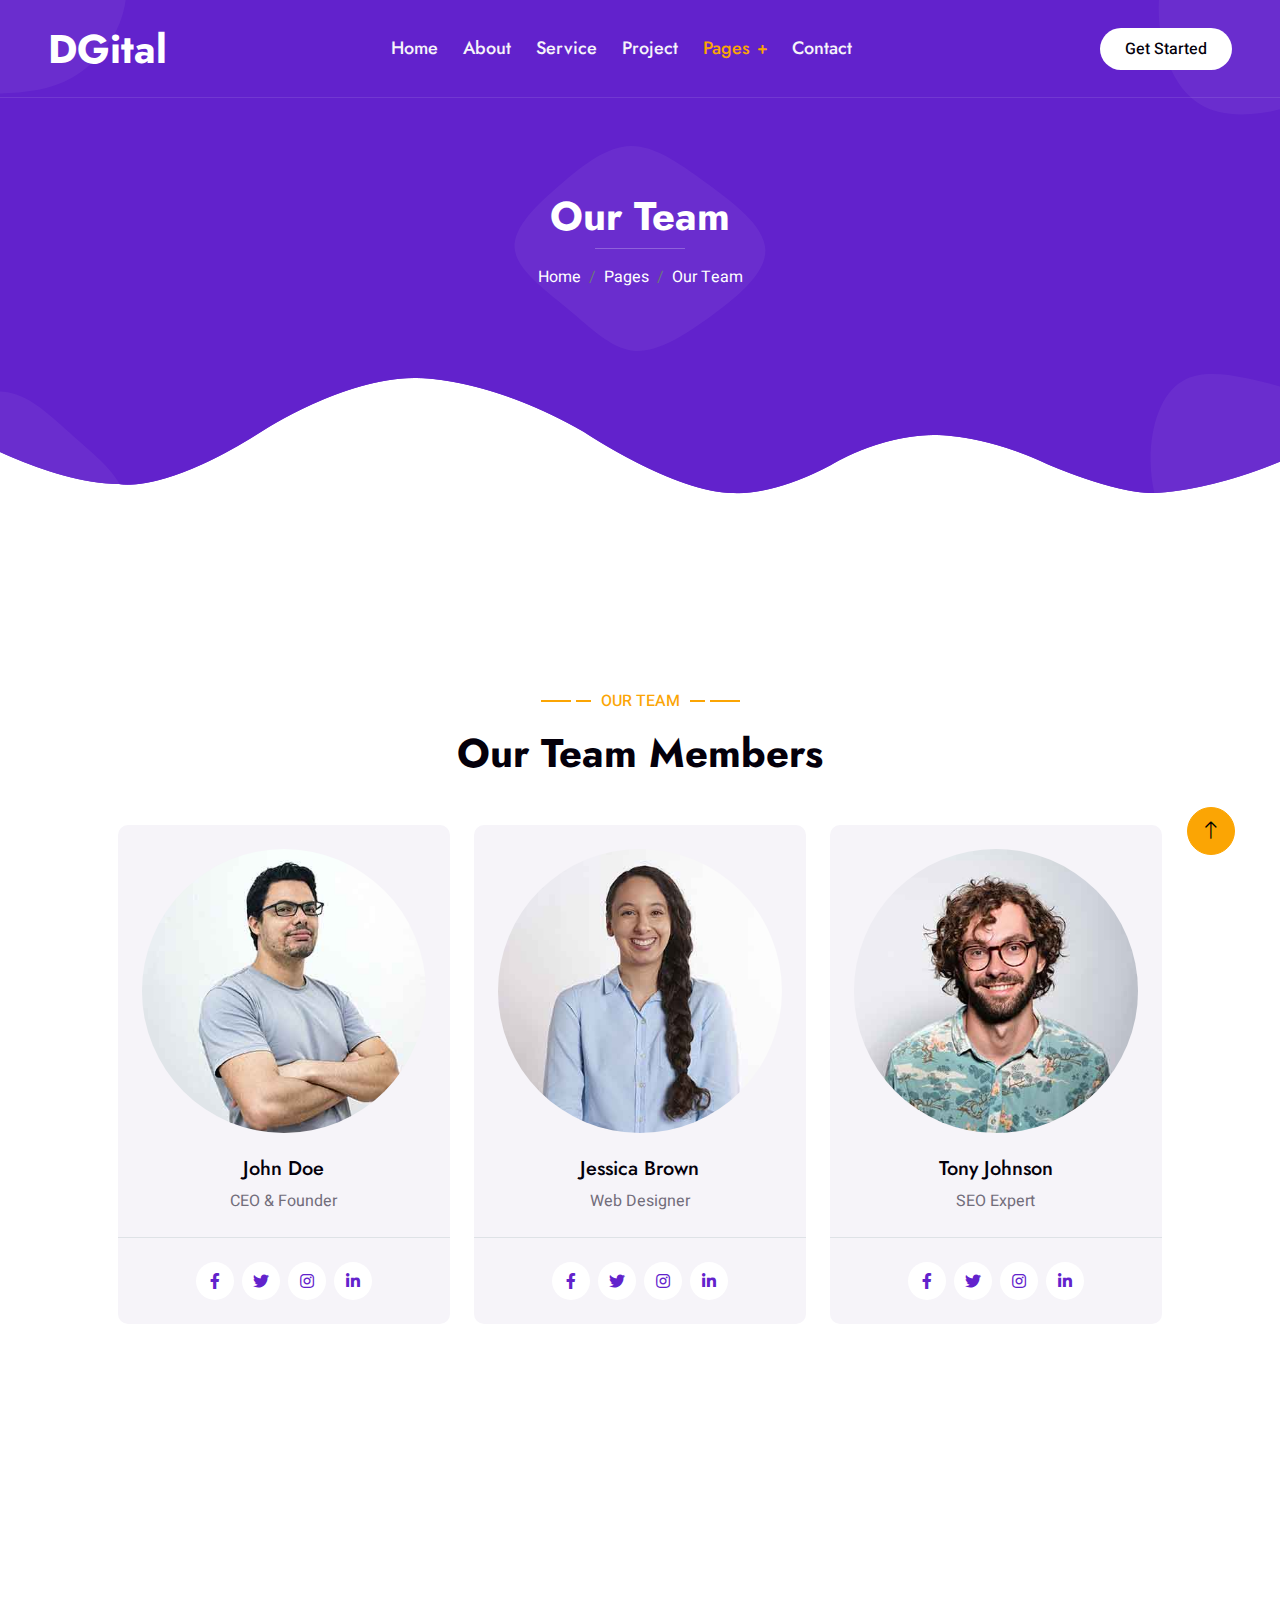
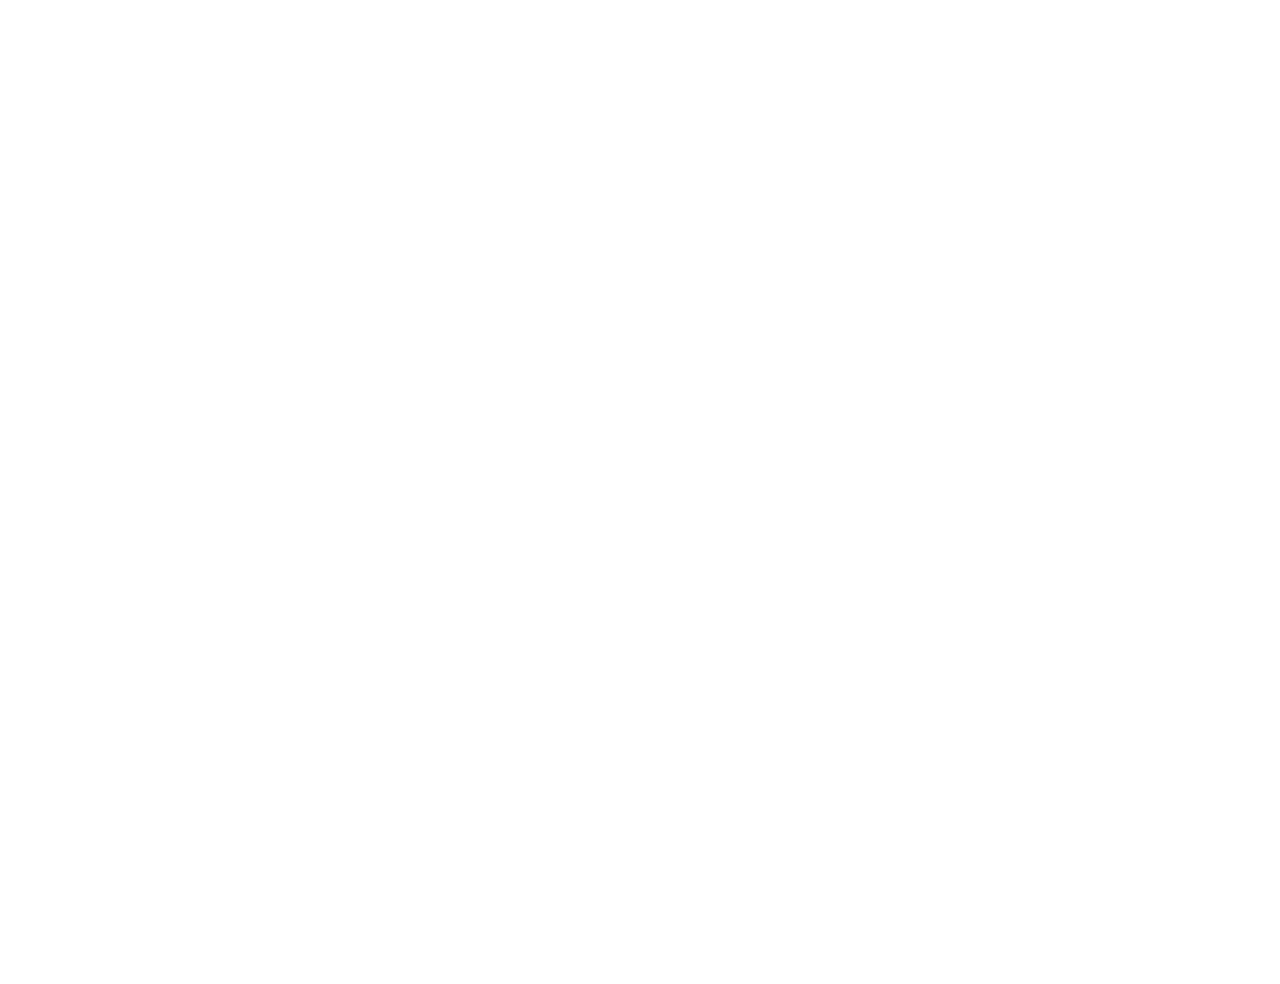
<file: team.html>
<!DOCTYPE html>
<html lang="en">

<head>
    <meta charset="utf-8">
    <title>DGital - Digital Agency HTML Template</title>
    <meta content="width=device-width, initial-scale=1.0" name="viewport">
    <meta content="" name="keywords">
    <meta content="" name="description">

    <!-- Favicon -->
    <link href="img/favicon.ico" rel="icon">

    <!-- Google Web Fonts -->
    <link rel="preconnect" href="https://fonts.googleapis.com">
    <link rel="preconnect" href="https://fonts.gstatic.com" crossorigin>
    <link href="https://fonts.googleapis.com/css2?family=Heebo:wght@400;500&family=Jost:wght@500;600;700&display=swap" rel="stylesheet"> 

    <!-- Icon Font Stylesheet -->
    <link href="https://cdnjs.cloudflare.com/ajax/libs/font-awesome/5.10.0/css/all.min.css" rel="stylesheet">
    <link href="https://cdn.jsdelivr.net/npm/bootstrap-icons@1.4.1/font/bootstrap-icons.css" rel="stylesheet">

    <!-- Libraries Stylesheet -->
    <link href="lib/animate/animate.min.css" rel="stylesheet">
    <link href="lib/owlcarousel/assets/owl.carousel.min.css" rel="stylesheet">
    <link href="lib/lightbox/css/lightbox.min.css" rel="stylesheet">

    <!-- Customized Bootstrap Stylesheet -->
    <link href="css/bootstrap.min.css" rel="stylesheet">

    <!-- Template Stylesheet -->
    <link href="css/style.css" rel="stylesheet">
</head>

<body>
    <div class="container-xxl bg-white p-0">
        <!-- Spinner Start -->
        <div id="spinner" class="show bg-white position-fixed translate-middle w-100 vh-100 top-50 start-50 d-flex align-items-center justify-content-center">
            <div class="spinner-grow text-primary" style="width: 3rem; height: 3rem;" role="status">
                <span class="sr-only">Loading...</span>
            </div>
        </div>
        <!-- Spinner End -->


        <!-- Navbar & Hero Start -->
        <div class="container-xxl position-relative p-0">
            <nav class="navbar navbar-expand-lg navbar-light px-4 px-lg-5 py-3 py-lg-0">
                <a href="" class="navbar-brand p-0">
                    <h1 class="m-0">DGital</h1>
                    <!-- <img src="img/logo.png" alt="Logo"> -->
                </a>
                <button class="navbar-toggler" type="button" data-bs-toggle="collapse" data-bs-target="#navbarCollapse">
                    <span class="fa fa-bars"></span>
                </button>
                <div class="collapse navbar-collapse" id="navbarCollapse">
                    <div class="navbar-nav mx-auto py-0">
                        <a href="index.html" class="nav-item nav-link">Home</a>
                        <a href="about.html" class="nav-item nav-link">About</a>
                        <a href="service.html" class="nav-item nav-link">Service</a>
                        <a href="project.html" class="nav-item nav-link">Project</a>
                        <div class="nav-item dropdown">
                            <a href="#" class="nav-link dropdown-toggle active" data-bs-toggle="dropdown">Pages</a>
                            <div class="dropdown-menu m-0">
                                <a href="team.html" class="dropdown-item active">Our Team</a>
                                <a href="testimonial.html" class="dropdown-item">Testimonial</a>
                                <a href="404.html" class="dropdown-item">404 Page</a>
                            </div>
                        </div>
                        <a href="contact.html" class="nav-item nav-link">Contact</a>
                    </div>
                    <a href="" class="btn rounded-pill py-2 px-4 ms-3 d-none d-lg-block">Get Started</a>
                </div>
            </nav>

            <div class="container-xxl py-5 bg-primary hero-header">
                <div class="container my-5 py-5 px-lg-5">
                    <div class="row g-5 py-5">
                        <div class="col-12 text-center">
                            <h1 class="text-white animated slideInDown">Our Team</h1>
                            <hr class="bg-white mx-auto mt-0" style="width: 90px;">
                            <nav aria-label="breadcrumb">
                                <ol class="breadcrumb justify-content-center">
                                    <li class="breadcrumb-item"><a class="text-white" href="#">Home</a></li>
                                    <li class="breadcrumb-item"><a class="text-white" href="#">Pages</a></li>
                                    <li class="breadcrumb-item text-white active" aria-current="page">Our Team</li>
                                </ol>
                            </nav>
                        </div>
                    </div>
                </div>
            </div>
        </div>
        <!-- Navbar & Hero End -->
        

        <!-- Team Start -->
        <div class="container-xxl py-5">
            <div class="container py-5 px-lg-5">
                <div class="wow fadeInUp" data-wow-delay="0.1s">
                    <p class="section-title text-secondary justify-content-center"><span></span>Our Team<span></span></p>
                    <h1 class="text-center mb-5">Our Team Members</h1>
                </div>
                <div class="row g-4">
                    <div class="col-lg-4 col-md-6 wow fadeInUp" data-wow-delay="0.1s">
                        <div class="team-item bg-light rounded">
                            <div class="text-center border-bottom p-4">
                                <img class="img-fluid rounded-circle mb-4" src="img/team-1.jpg" alt="">
                                <h5>John Doe</h5>
                                <span>CEO & Founder</span>
                            </div>
                            <div class="d-flex justify-content-center p-4">
                                <a class="btn btn-square mx-1" href=""><i class="fab fa-facebook-f"></i></a>
                                <a class="btn btn-square mx-1" href=""><i class="fab fa-twitter"></i></a>
                                <a class="btn btn-square mx-1" href=""><i class="fab fa-instagram"></i></a>
                                <a class="btn btn-square mx-1" href=""><i class="fab fa-linkedin-in"></i></a>
                            </div>
                        </div>
                    </div>
                    <div class="col-lg-4 col-md-6 wow fadeInUp" data-wow-delay="0.3s">
                        <div class="team-item bg-light rounded">
                            <div class="text-center border-bottom p-4">
                                <img class="img-fluid rounded-circle mb-4" src="img/team-2.jpg" alt="">
                                <h5>Jessica Brown</h5>
                                <span>Web Designer</span>
                            </div>
                            <div class="d-flex justify-content-center p-4">
                                <a class="btn btn-square mx-1" href=""><i class="fab fa-facebook-f"></i></a>
                                <a class="btn btn-square mx-1" href=""><i class="fab fa-twitter"></i></a>
                                <a class="btn btn-square mx-1" href=""><i class="fab fa-instagram"></i></a>
                                <a class="btn btn-square mx-1" href=""><i class="fab fa-linkedin-in"></i></a>
                            </div>
                        </div>
                    </div>
                    <div class="col-lg-4 col-md-6 wow fadeInUp" data-wow-delay="0.5s">
                        <div class="team-item bg-light rounded">
                            <div class="text-center border-bottom p-4">
                                <img class="img-fluid rounded-circle mb-4" src="img/team-3.jpg" alt="">
                                <h5>Tony Johnson</h5>
                                <span>SEO Expert</span>
                            </div>
                            <div class="d-flex justify-content-center p-4">
                                <a class="btn btn-square mx-1" href=""><i class="fab fa-facebook-f"></i></a>
                                <a class="btn btn-square mx-1" href=""><i class="fab fa-twitter"></i></a>
                                <a class="btn btn-square mx-1" href=""><i class="fab fa-instagram"></i></a>
                                <a class="btn btn-square mx-1" href=""><i class="fab fa-linkedin-in"></i></a>
                            </div>
                        </div>
                    </div>
                    <div class="col-lg-4 col-md-6 wow fadeInUp" data-wow-delay="0.1s">
                        <div class="team-item bg-light rounded">
                            <div class="text-center border-bottom p-4">
                                <img class="img-fluid rounded-circle mb-4" src="img/team-2.jpg" alt="">
                                <h5>John Doe</h5>
                                <span>CEO & Founder</span>
                            </div>
                            <div class="d-flex justify-content-center p-4">
                                <a class="btn btn-square mx-1" href=""><i class="fab fa-facebook-f"></i></a>
                                <a class="btn btn-square mx-1" href=""><i class="fab fa-twitter"></i></a>
                                <a class="btn btn-square mx-1" href=""><i class="fab fa-instagram"></i></a>
                                <a class="btn btn-square mx-1" href=""><i class="fab fa-linkedin-in"></i></a>
                            </div>
                        </div>
                    </div>
                    <div class="col-lg-4 col-md-6 wow fadeInUp" data-wow-delay="0.3s">
                        <div class="team-item bg-light rounded">
                            <div class="text-center border-bottom p-4">
                                <img class="img-fluid rounded-circle mb-4" src="img/team-3.jpg" alt="">
                                <h5>Jessica Brown</h5>
                                <span>Web Designer</span>
                            </div>
                            <div class="d-flex justify-content-center p-4">
                                <a class="btn btn-square mx-1" href=""><i class="fab fa-facebook-f"></i></a>
                                <a class="btn btn-square mx-1" href=""><i class="fab fa-twitter"></i></a>
                                <a class="btn btn-square mx-1" href=""><i class="fab fa-instagram"></i></a>
                                <a class="btn btn-square mx-1" href=""><i class="fab fa-linkedin-in"></i></a>
                            </div>
                        </div>
                    </div>
                    <div class="col-lg-4 col-md-6 wow fadeInUp" data-wow-delay="0.5s">
                        <div class="team-item bg-light rounded">
                            <div class="text-center border-bottom p-4">
                                <img class="img-fluid rounded-circle mb-4" src="img/team-1.jpg" alt="">
                                <h5>Tony Johnson</h5>
                                <span>SEO Expert</span>
                            </div>
                            <div class="d-flex justify-content-center p-4">
                                <a class="btn btn-square mx-1" href=""><i class="fab fa-facebook-f"></i></a>
                                <a class="btn btn-square mx-1" href=""><i class="fab fa-twitter"></i></a>
                                <a class="btn btn-square mx-1" href=""><i class="fab fa-instagram"></i></a>
                                <a class="btn btn-square mx-1" href=""><i class="fab fa-linkedin-in"></i></a>
                            </div>
                        </div>
                    </div>
                </div>
            </div>
        </div>
        <!-- Team End -->
        

        <!-- Footer Start -->
        <div class="container-fluid bg-primary text-light footer wow fadeIn" data-wow-delay="0.1s">
            <div class="container py-5 px-lg-5">
                <div class="row g-5">
                    <div class="col-md-6 col-lg-3">
                        <p class="section-title text-white h5 mb-4">Address<span></span></p>
                        <p><i class="fa fa-map-marker-alt me-3"></i>123 Street, New York, USA</p>
                        <p><i class="fa fa-phone-alt me-3"></i>+012 345 67890</p>
                        <p><i class="fa fa-envelope me-3"></i>info@example.com</p>
                        <div class="d-flex pt-2">
                            <a class="btn btn-outline-light btn-social" href=""><i class="fab fa-twitter"></i></a>
                            <a class="btn btn-outline-light btn-social" href=""><i class="fab fa-facebook-f"></i></a>
                            <a class="btn btn-outline-light btn-social" href=""><i class="fab fa-instagram"></i></a>
                            <a class="btn btn-outline-light btn-social" href=""><i class="fab fa-linkedin-in"></i></a>
                        </div>
                    </div>
                    <div class="col-md-6 col-lg-3">
                        <p class="section-title text-white h5 mb-4">Quick Link<span></span></p>
                        <a class="btn btn-link" href="">About Us</a>
                        <a class="btn btn-link" href="">Contact Us</a>
                        <a class="btn btn-link" href="">Privacy Policy</a>
                        <a class="btn btn-link" href="">Terms & Condition</a>
                        <a class="btn btn-link" href="">Career</a>
                    </div>
                    <div class="col-md-6 col-lg-3">
                        <p class="section-title text-white h5 mb-4">Gallery<span></span></p>
                        <div class="row g-2">
                            <div class="col-4">
                                <img class="img-fluid" src="img/portfolio-1.jpg" alt="Image">
                            </div>
                            <div class="col-4">
                                <img class="img-fluid" src="img/portfolio-2.jpg" alt="Image">
                            </div>
                            <div class="col-4">
                                <img class="img-fluid" src="img/portfolio-3.jpg" alt="Image">
                            </div>
                            <div class="col-4">
                                <img class="img-fluid" src="img/portfolio-4.jpg" alt="Image">
                            </div>
                            <div class="col-4">
                                <img class="img-fluid" src="img/portfolio-5.jpg" alt="Image">
                            </div>
                            <div class="col-4">
                                <img class="img-fluid" src="img/portfolio-6.jpg" alt="Image">
                            </div>
                        </div>
                    </div>
                    <div class="col-md-6 col-lg-3">
                        <p class="section-title text-white h5 mb-4">Newsletter<span></span></p>
                        <p>Lorem ipsum dolor sit amet elit. Phasellus nec pretium mi. Curabitur facilisis ornare velit non vulpu</p>
                        <div class="position-relative w-100 mt-3">
                            <input class="form-control border-0 rounded-pill w-100 ps-4 pe-5" type="text" placeholder="Your Email" style="height: 48px;">
                            <button type="button" class="btn shadow-none position-absolute top-0 end-0 mt-1 me-2"><i class="fa fa-paper-plane text-primary fs-4"></i></button>
                        </div>
                    </div>
                </div>
            </div>
            <div class="container px-lg-5">
                <div class="copyright">
                    <div class="row">
                        <div class="col-md-6 text-center text-md-start mb-3 mb-md-0">
                            &copy; <a class="border-bottom" href="#">Your Site Name</a>, All Right Reserved. 
							
							<!--/*** This template is free as long as you keep the footer author’s credit link/attribution link/backlink. If you'd like to use the template without the footer author’s credit link/attribution link/backlink, you can purchase the Credit Removal License from "https://htmlcodex.com/credit-removal". Thank you for your support. ***/-->
							Designed By <a class="border-bottom" href="https://htmlcodex.com">HTML Codex</a>
                        </div>
                        <div class="col-md-6 text-center text-md-end">
                            <div class="footer-menu">
                                <a href="">Home</a>
                                <a href="">Cookies</a>
                                <a href="">Help</a>
                                <a href="">FQAs</a>
                            </div>
                        </div>
                    </div>
                </div>
            </div>
        </div>
        <!-- Footer End -->


        <!-- Back to Top -->
        <a href="#" class="btn btn-lg btn-secondary btn-lg-square back-to-top"><i class="bi bi-arrow-up"></i></a>
    </div>

    <!-- JavaScript Libraries -->
    <script src="https://code.jquery.com/jquery-3.4.1.min.js"></script>
    <script src="https://cdn.jsdelivr.net/npm/bootstrap@5.0.0/dist/js/bootstrap.bundle.min.js"></script>
    <script src="lib/wow/wow.min.js"></script>
    <script src="lib/easing/easing.min.js"></script>
    <script src="lib/waypoints/waypoints.min.js"></script>
    <script src="lib/counterup/counterup.min.js"></script>
    <script src="lib/owlcarousel/owl.carousel.min.js"></script>
    <script src="lib/isotope/isotope.pkgd.min.js"></script>
    <script src="lib/lightbox/js/lightbox.min.js"></script>

    <!-- Template Javascript -->
    <script src="js/main.js"></script>
</body>

</html>
</file>
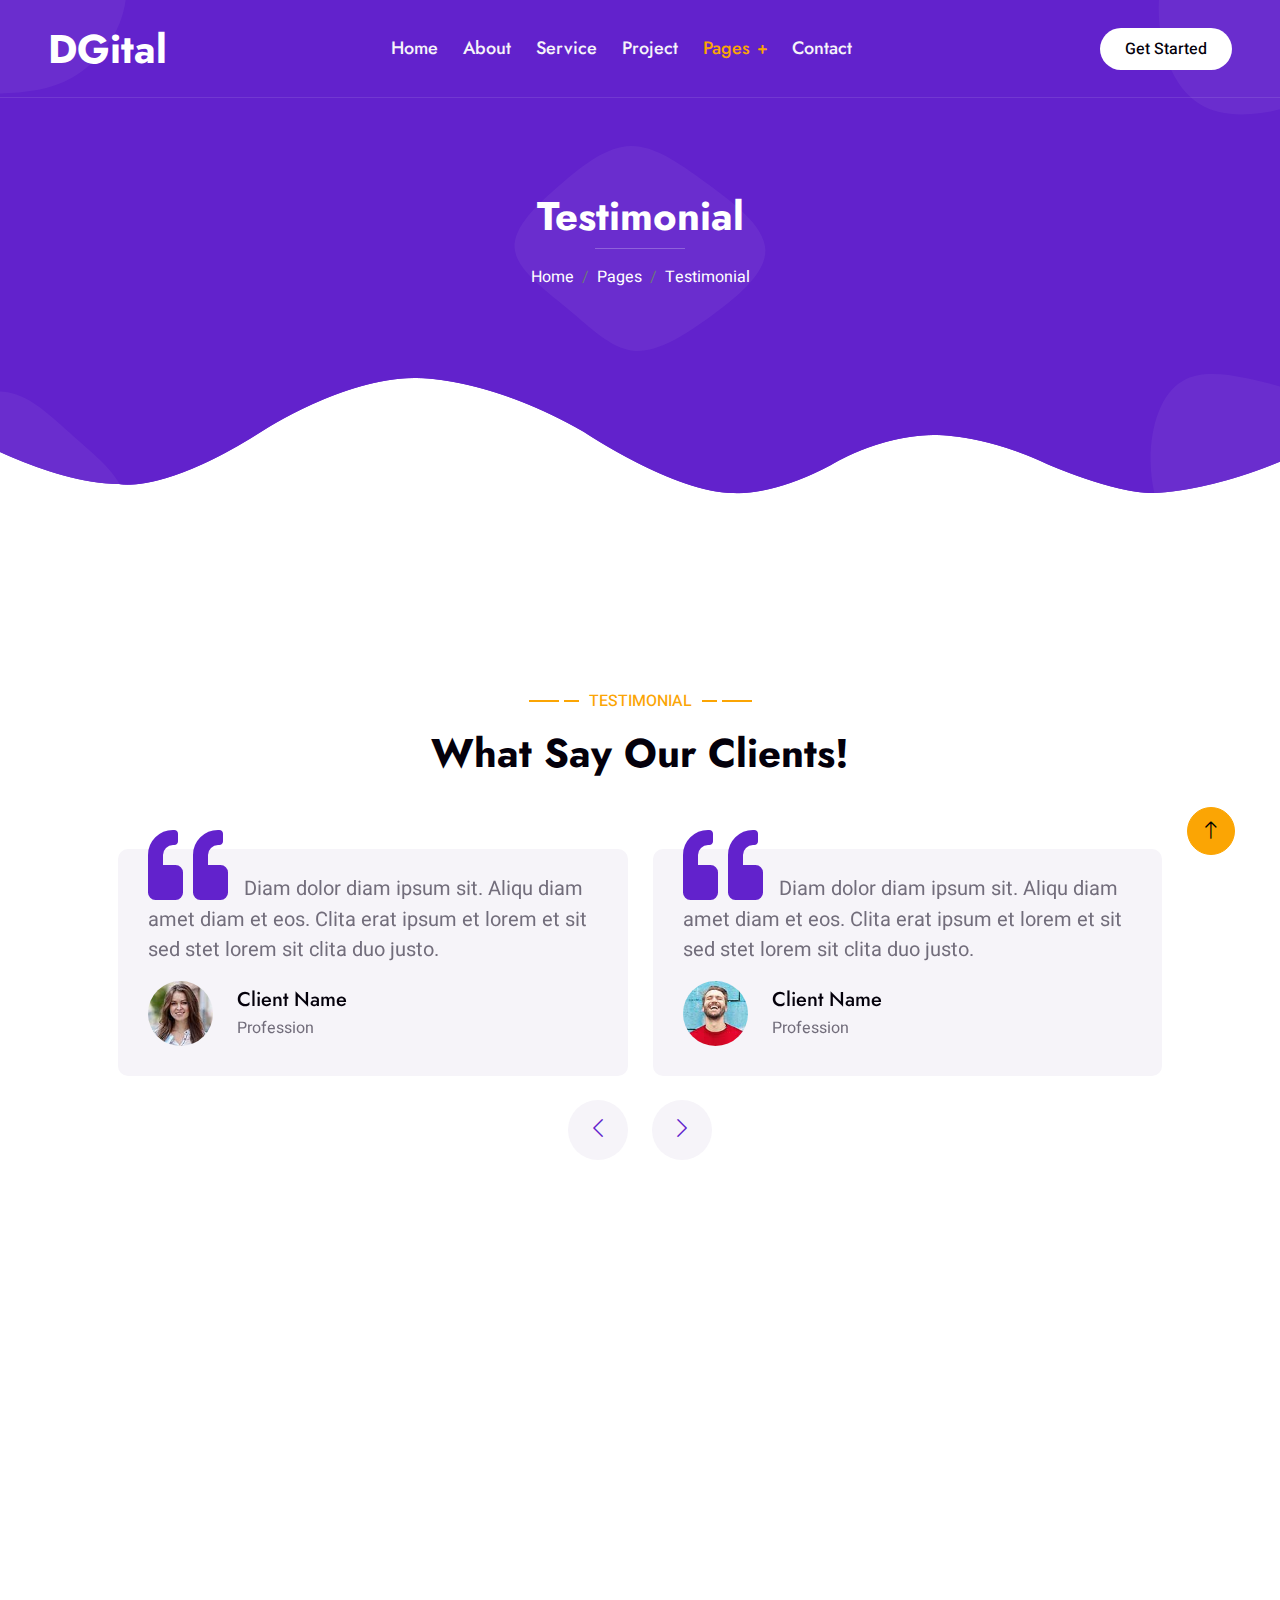
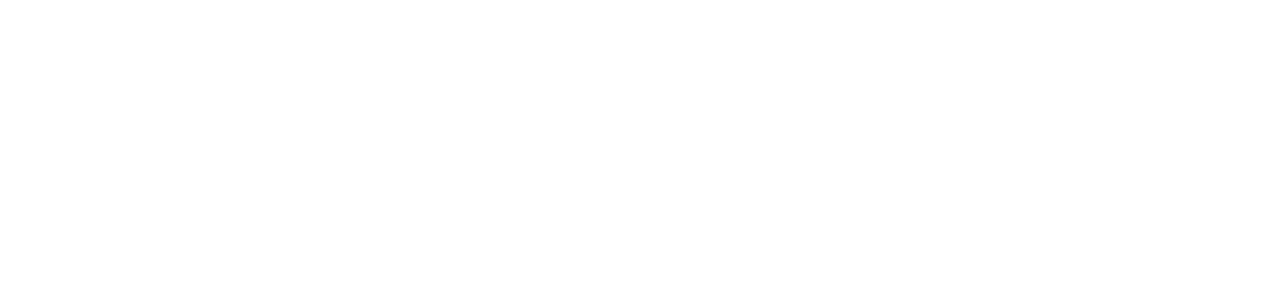
<file: testimonial.html>
<!DOCTYPE html>
<html lang="en">

<head>
    <meta charset="utf-8">
    <title>DGital - Digital Agency HTML Template</title>
    <meta content="width=device-width, initial-scale=1.0" name="viewport">
    <meta content="" name="keywords">
    <meta content="" name="description">

    <!-- Favicon -->
    <link href="img/favicon.ico" rel="icon">

    <!-- Google Web Fonts -->
    <link rel="preconnect" href="https://fonts.googleapis.com">
    <link rel="preconnect" href="https://fonts.gstatic.com" crossorigin>
    <link href="https://fonts.googleapis.com/css2?family=Heebo:wght@400;500&family=Jost:wght@500;600;700&display=swap" rel="stylesheet"> 

    <!-- Icon Font Stylesheet -->
    <link href="https://cdnjs.cloudflare.com/ajax/libs/font-awesome/5.10.0/css/all.min.css" rel="stylesheet">
    <link href="https://cdn.jsdelivr.net/npm/bootstrap-icons@1.4.1/font/bootstrap-icons.css" rel="stylesheet">

    <!-- Libraries Stylesheet -->
    <link href="lib/animate/animate.min.css" rel="stylesheet">
    <link href="lib/owlcarousel/assets/owl.carousel.min.css" rel="stylesheet">
    <link href="lib/lightbox/css/lightbox.min.css" rel="stylesheet">

    <!-- Customized Bootstrap Stylesheet -->
    <link href="css/bootstrap.min.css" rel="stylesheet">

    <!-- Template Stylesheet -->
    <link href="css/style.css" rel="stylesheet">
</head>

<body>
    <div class="container-xxl bg-white p-0">
        <!-- Spinner Start -->
        <div id="spinner" class="show bg-white position-fixed translate-middle w-100 vh-100 top-50 start-50 d-flex align-items-center justify-content-center">
            <div class="spinner-grow text-primary" style="width: 3rem; height: 3rem;" role="status">
                <span class="sr-only">Loading...</span>
            </div>
        </div>
        <!-- Spinner End -->


        <!-- Navbar & Hero Start -->
        <div class="container-xxl position-relative p-0">
            <nav class="navbar navbar-expand-lg navbar-light px-4 px-lg-5 py-3 py-lg-0">
                <a href="" class="navbar-brand p-0">
                    <h1 class="m-0">DGital</h1>
                    <!-- <img src="img/logo.png" alt="Logo"> -->
                </a>
                <button class="navbar-toggler" type="button" data-bs-toggle="collapse" data-bs-target="#navbarCollapse">
                    <span class="fa fa-bars"></span>
                </button>
                <div class="collapse navbar-collapse" id="navbarCollapse">
                    <div class="navbar-nav mx-auto py-0">
                        <a href="index.html" class="nav-item nav-link">Home</a>
                        <a href="about.html" class="nav-item nav-link">About</a>
                        <a href="service.html" class="nav-item nav-link">Service</a>
                        <a href="project.html" class="nav-item nav-link">Project</a>
                        <div class="nav-item dropdown">
                            <a href="#" class="nav-link dropdown-toggle active" data-bs-toggle="dropdown">Pages</a>
                            <div class="dropdown-menu m-0">
                                <a href="team.html" class="dropdown-item">Our Team</a>
                                <a href="testimonial.html" class="dropdown-item active">Testimonial</a>
                                <a href="404.html" class="dropdown-item">404 Page</a>
                            </div>
                        </div>
                        <a href="contact.html" class="nav-item nav-link">Contact</a>
                    </div>
                    <a href="" class="btn rounded-pill py-2 px-4 ms-3 d-none d-lg-block">Get Started</a>
                </div>
            </nav>

            <div class="container-xxl py-5 bg-primary hero-header">
                <div class="container my-5 py-5 px-lg-5">
                    <div class="row g-5 py-5">
                        <div class="col-12 text-center">
                            <h1 class="text-white animated slideInDown">Testimonial</h1>
                            <hr class="bg-white mx-auto mt-0" style="width: 90px;">
                            <nav aria-label="breadcrumb">
                                <ol class="breadcrumb justify-content-center">
                                    <li class="breadcrumb-item"><a class="text-white" href="#">Home</a></li>
                                    <li class="breadcrumb-item"><a class="text-white" href="#">Pages</a></li>
                                    <li class="breadcrumb-item text-white active" aria-current="page">Testimonial</li>
                                </ol>
                            </nav>
                        </div>
                    </div>
                </div>
            </div>
        </div>
        <!-- Navbar & Hero End -->
        

        <!-- Testimonial Start -->
        <div class="container-xxl py-5 wow fadeInUp" data-wow-delay="0.1s">
            <div class="container py-5 px-lg-5">
                <p class="section-title text-secondary justify-content-center"><span></span>Testimonial<span></span></p>
                <h1 class="text-center mb-5">What Say Our Clients!</h1>
                <div class="owl-carousel testimonial-carousel">
                    <div class="testimonial-item bg-light rounded my-4">
                        <p class="fs-5"><i class="fa fa-quote-left fa-4x text-primary mt-n4 me-3"></i>Diam dolor diam ipsum sit. Aliqu diam amet diam et eos. Clita erat ipsum et lorem et sit sed stet lorem sit clita duo justo.</p>
                        <div class="d-flex align-items-center">
                            <img class="img-fluid flex-shrink-0 rounded-circle" src="img/testimonial-1.jpg" style="width: 65px; height: 65px;">
                            <div class="ps-4">
                                <h5 class="mb-1">Client Name</h5>
                                <span>Profession</span>
                            </div>
                        </div>
                    </div>
                    <div class="testimonial-item bg-light rounded my-4">
                        <p class="fs-5"><i class="fa fa-quote-left fa-4x text-primary mt-n4 me-3"></i>Diam dolor diam ipsum sit. Aliqu diam amet diam et eos. Clita erat ipsum et lorem et sit sed stet lorem sit clita duo justo.</p>
                        <div class="d-flex align-items-center">
                            <img class="img-fluid flex-shrink-0 rounded-circle" src="img/testimonial-2.jpg" style="width: 65px; height: 65px;">
                            <div class="ps-4">
                                <h5 class="mb-1">Client Name</h5>
                                <span>Profession</span>
                            </div>
                        </div>
                    </div>
                    <div class="testimonial-item bg-light rounded my-4">
                        <p class="fs-5"><i class="fa fa-quote-left fa-4x text-primary mt-n4 me-3"></i>Diam dolor diam ipsum sit. Aliqu diam amet diam et eos. Clita erat ipsum et lorem et sit sed stet lorem sit clita duo justo.</p>
                        <div class="d-flex align-items-center">
                            <img class="img-fluid flex-shrink-0 rounded-circle" src="img/testimonial-3.jpg" style="width: 65px; height: 65px;">
                            <div class="ps-4">
                                <h5 class="mb-1">Client Name</h5>
                                <span>Profession</span>
                            </div>
                        </div>
                    </div>
                </div>
            </div>
        </div>
        <!-- Testimonial End -->
        

        <!-- Footer Start -->
        <div class="container-fluid bg-primary text-light footer wow fadeIn" data-wow-delay="0.1s">
            <div class="container py-5 px-lg-5">
                <div class="row g-5">
                    <div class="col-md-6 col-lg-3">
                        <p class="section-title text-white h5 mb-4">Address<span></span></p>
                        <p><i class="fa fa-map-marker-alt me-3"></i>123 Street, New York, USA</p>
                        <p><i class="fa fa-phone-alt me-3"></i>+012 345 67890</p>
                        <p><i class="fa fa-envelope me-3"></i>info@example.com</p>
                        <div class="d-flex pt-2">
                            <a class="btn btn-outline-light btn-social" href=""><i class="fab fa-twitter"></i></a>
                            <a class="btn btn-outline-light btn-social" href=""><i class="fab fa-facebook-f"></i></a>
                            <a class="btn btn-outline-light btn-social" href=""><i class="fab fa-instagram"></i></a>
                            <a class="btn btn-outline-light btn-social" href=""><i class="fab fa-linkedin-in"></i></a>
                        </div>
                    </div>
                    <div class="col-md-6 col-lg-3">
                        <p class="section-title text-white h5 mb-4">Quick Link<span></span></p>
                        <a class="btn btn-link" href="">About Us</a>
                        <a class="btn btn-link" href="">Contact Us</a>
                        <a class="btn btn-link" href="">Privacy Policy</a>
                        <a class="btn btn-link" href="">Terms & Condition</a>
                        <a class="btn btn-link" href="">Career</a>
                    </div>
                    <div class="col-md-6 col-lg-3">
                        <p class="section-title text-white h5 mb-4">Gallery<span></span></p>
                        <div class="row g-2">
                            <div class="col-4">
                                <img class="img-fluid" src="img/portfolio-1.jpg" alt="Image">
                            </div>
                            <div class="col-4">
                                <img class="img-fluid" src="img/portfolio-2.jpg" alt="Image">
                            </div>
                            <div class="col-4">
                                <img class="img-fluid" src="img/portfolio-3.jpg" alt="Image">
                            </div>
                            <div class="col-4">
                                <img class="img-fluid" src="img/portfolio-4.jpg" alt="Image">
                            </div>
                            <div class="col-4">
                                <img class="img-fluid" src="img/portfolio-5.jpg" alt="Image">
                            </div>
                            <div class="col-4">
                                <img class="img-fluid" src="img/portfolio-6.jpg" alt="Image">
                            </div>
                        </div>
                    </div>
                    <div class="col-md-6 col-lg-3">
                        <p class="section-title text-white h5 mb-4">Newsletter<span></span></p>
                        <p>Lorem ipsum dolor sit amet elit. Phasellus nec pretium mi. Curabitur facilisis ornare velit non vulpu</p>
                        <div class="position-relative w-100 mt-3">
                            <input class="form-control border-0 rounded-pill w-100 ps-4 pe-5" type="text" placeholder="Your Email" style="height: 48px;">
                            <button type="button" class="btn shadow-none position-absolute top-0 end-0 mt-1 me-2"><i class="fa fa-paper-plane text-primary fs-4"></i></button>
                        </div>
                    </div>
                </div>
            </div>
            <div class="container px-lg-5">
                <div class="copyright">
                    <div class="row">
                        <div class="col-md-6 text-center text-md-start mb-3 mb-md-0">
                            &copy; <a class="border-bottom" href="#">Your Site Name</a>, All Right Reserved. 
							
							<!--/*** This template is free as long as you keep the footer author’s credit link/attribution link/backlink. If you'd like to use the template without the footer author’s credit link/attribution link/backlink, you can purchase the Credit Removal License from "https://htmlcodex.com/credit-removal". Thank you for your support. ***/-->
							Designed By <a class="border-bottom" href="https://htmlcodex.com">HTML Codex</a>
                        </div>
                        <div class="col-md-6 text-center text-md-end">
                            <div class="footer-menu">
                                <a href="">Home</a>
                                <a href="">Cookies</a>
                                <a href="">Help</a>
                                <a href="">FQAs</a>
                            </div>
                        </div>
                    </div>
                </div>
            </div>
        </div>
        <!-- Footer End -->


        <!-- Back to Top -->
        <a href="#" class="btn btn-lg btn-secondary btn-lg-square back-to-top"><i class="bi bi-arrow-up"></i></a>
    </div>

    <!-- JavaScript Libraries -->
    <script src="https://code.jquery.com/jquery-3.4.1.min.js"></script>
    <script src="https://cdn.jsdelivr.net/npm/bootstrap@5.0.0/dist/js/bootstrap.bundle.min.js"></script>
    <script src="lib/wow/wow.min.js"></script>
    <script src="lib/easing/easing.min.js"></script>
    <script src="lib/waypoints/waypoints.min.js"></script>
    <script src="lib/counterup/counterup.min.js"></script>
    <script src="lib/owlcarousel/owl.carousel.min.js"></script>
    <script src="lib/isotope/isotope.pkgd.min.js"></script>
    <script src="lib/lightbox/js/lightbox.min.js"></script>

    <!-- Template Javascript -->
    <script src="js/main.js"></script>
</body>

</html>
</file>
<file: css/style.css>
/********** Template CSS **********/
:root {
    --primary: #6222CC;
    --secondary: #FBA504;
    --light: #F6F4F9;
    --dark: #04000B;
}


/*** Spinner ***/
#spinner {
    opacity: 0;
    visibility: hidden;
    transition: opacity .5s ease-out, visibility 0s linear .5s;
    z-index: 99999;
}

#spinner.show {
    transition: opacity .5s ease-out, visibility 0s linear 0s;
    visibility: visible;
    opacity: 1;
}

.back-to-top {
    position: fixed;
    display: none;
    right: 45px;
    bottom: 45px;
    z-index: 99;
}
.icon-container {
    position: relative;
    display: inline-block;
  }
  
  .counter {
    position: absolute;
    top: -5px; /* Adjust the positioning */
    right: -3px; /* Adjust the positioning */
    
    color: black;
    border-radius: 50%;
    padding: 4px;
    font-size: 14px;
  }
  

.my-icon{
   font-size: 28px;
    
}
.blck{
    color: black !important;
}
/* CSS for counter positioning */
/* CSS for the counter */
.cart-counter {
    position: fixed;
    top: 20px; /* Adjust these values to position the counter where you want */
    right: 20px; /* Adjust these values to position the counter where you want */
    background-color: red;
    color: white;
    border-radius: 50%;
    padding: 8px;
    font-size: 16px;
  }
  
  

/*** Heading ***/
h1,
h2,
.fw-bold {
    font-weight: 700 !important;
}

h3,
h4,
.fw-semi-bold {
    font-weight: 600 !important;
}

h5,
h6,
.fw-medium {
    font-weight: 500 !important;
}


/*** Button ***/
.btn {
    font-weight: 500;
    transition: .5s;
}

.btn:hover {
    box-shadow: 0 0 10px rgba(0, 0, 0, .5);
}

.btn-square {
    width: 38px;
    height: 38px;
}

.btn-sm-square {
    width: 32px;
    height: 32px;
}

.btn-lg-square {
    width: 48px;
    height: 48px;
}

.btn-square,
.btn-sm-square,
.btn-lg-square {
    padding: 0;
    display: flex;
    align-items: center;
    justify-content: center;
    font-weight: normal;
    border-radius: 50px;
}


/*** Navbar ***/
.navbar .dropdown-toggle::after {
    border: none;
    content: "\f067";
    font-family: "Font Awesome 5 Free";
    font-size: 10px;
    font-weight: bold;
    vertical-align: middle;
    margin-left: 8px;
}

.navbar-light .navbar-nav .nav-link {
    position: relative;
    margin-right: 25px;
    padding: 35px 0;
    font-family: 'Jost', sans-serif;
    font-size: 18px;
    font-weight: 500;
    color: var(--light) !important;
    outline: none;
    transition: .5s;
}

.sticky-top.navbar-light .navbar-nav .nav-link {
    padding: 20px 0;
    color: var(--dark) !important;
}

.navbar-light .navbar-nav .nav-link:hover,
.navbar-light .navbar-nav .nav-link.active {
    color: var(--secondary) !important;
}

.navbar-light .navbar-brand h1 {
    color: #FFFFFF;
}

.navbar-light .navbar-brand img {
    max-height: 60px;
    transition: .5s;
}

.sticky-top.navbar-light .navbar-brand img {
    max-height: 45px;
}

@media (max-width: 991.98px) {
    .sticky-top.navbar-light {
        position: relative;
        background: #FFFFFF;
    }

    .navbar-light .navbar-collapse {
        margin-top: 15px;
        border-top: 1px solid #DDDDDD;
    }

    .navbar-light .navbar-nav .nav-link,
    .sticky-top.navbar-light .navbar-nav .nav-link {
        padding: 10px 0;
        margin-left: 0;
        color: var(--dark) !important;
    }

    .navbar-light .navbar-brand h1 {
        color: var(--primary);
    }

    .navbar-light .navbar-brand img {
        max-height: 45px;
    }
}

@media (min-width: 992px) {
    .navbar-light {
        position: absolute;
        width: 100%;
        top: 0;
        left: 0;
        border-bottom: 1px solid rgba(256, 256, 256, .1);
        z-index: 999;
    }
    
    .sticky-top.navbar-light {
        position: fixed;
        background: #FFFFFF;
    }

    .sticky-top.navbar-light .navbar-brand h1 {
        color: var(--primary);
    }

    .navbar-light .navbar-nav .nav-item .dropdown-menu {
        display: block;
        border: none;
        margin-top: 0;
        top: 150%;
        opacity: 0;
        visibility: hidden;
        transition: .5s;
    }

    .navbar-light .navbar-nav .nav-item:hover .dropdown-menu {
        top: 100%;
        visibility: visible;
        transition: .5s;
        opacity: 1;
    }

    .navbar-light .btn {
        color: var(--dark);
        background: #FFFFFF;
    }

    .sticky-top.navbar-light .btn {
        color: var(--dark);
        background: var(--secondary);
    }
}


/*** Hero Header ***/
.hero-header {
    margin-bottom: 6rem;
    padding: 18rem 0;
    background:
        url(../img/blob-top-left.png),
        url(../img/blob-top-right.png),
        url(../img/blob-bottom-left.png),
        url(../img/blob-bottom-right.png),
        url(../img/blob-center.png),
        url(../img/bg-bottom.png);
    background-position:
        left 0px top 0px,
        right 0px top 0px,
        left 0px bottom 0px,
        right 0px bottom 0px,
        center center,
        center bottom;
    background-repeat: no-repeat;
}

@media (max-width: 991.98px) {
    .hero-header {
        padding: 6rem 0 9rem 0;
    }
}


/*** Section Title ***/
.section-title {
    position: relative;
    display: flex;
    align-items: center;
    font-weight: 500;
    text-transform: uppercase;
}

.section-title span:first-child,
.section-title span:last-child {
    position: relative;
    display: inline-block;
    margin-right: 30px;
    width: 30px;
    height: 2px;
}

.section-title span:last-child {
    margin-right: 0;
    margin-left: 30px;
}

.section-title span:first-child::after,
.section-title span:last-child::after {
    position: absolute;
    content: "";
    width: 15px;
    height: 2px;
    top: 0;
    right: -20px;
}

.section-title span:last-child::after {
    right: auto;
    left: -20px;
}

.section-title.text-primary span:first-child,
.section-title.text-primary span:last-child,
.section-title.text-primary span:first-child::after,
.section-title.text-primary span:last-child::after {
    background: var(--primary);
}

.section-title.text-secondary span:first-child,
.section-title.text-secondary span:last-child,
.section-title.text-secondary span:first-child::after,
.section-title.text-secondary span:last-child::after {
    background: var(--secondary);
}

.section-title.text-white span:first-child,
.section-title.text-white span:last-child,
.section-title.text-white span:first-child::after,
.section-title.text-white span:last-child::after {
    background: #FFFFFF;
}


/*** Feature ***/
.feature-item {
    transition: .5s;
}

.feature-item:hover {
    margin-top: -15px;
}


/*** About ***/
.progress {
    height: 5px;
}

.progress .progress-bar {
    width: 0px;
    transition: 3s;
}


/*** Fact ***/
.fact {
    margin: 6rem 0;
    background:
        url(../img/blob-top-left.png),
        url(../img/blob-top-right.png),
        url(../img/blob-bottom-left.png),
        url(../img/blob-bottom-right.png),
        url(../img/blob-center.png);
    background-position:
        left 0px top 0px,
        right 0px top 0px,
        left 0px bottom 0px,
        right 0px bottom 0px,
        center center;
    background-repeat: no-repeat;
}


/*** Service ***/
.service-item {
    position: relative;
    padding: 45px 30px;
    background: var(--light);
    overflow: hidden;
    transition: .5s;
}

.service-item:hover {
    margin-top: -15px;
    padding-bottom: 60px;
    background: var(--primary);
}

.service-item .service-icon {
    margin: 0 auto 20px auto;
    width: 100px;
    height: 100px;
    display: flex;
    align-items: center;
    justify-content: center;
    color: var(--light);
    background: url(../img/blob-primary.png) center center no-repeat;
    background-size: contain;
    transition: .5s;
}

.service-item:hover .service-icon {
    color: var(--dark);
    background: url(../img/blob-secondary.png) center center no-repeat;
    background-size: contain;
}

.service-item h5,
.service-item p {
    transition: .5s;
}

.service-item:hover h5,
.service-item:hover p {
    color: #FFFFFF;
}

.service-item a.btn {
    position: absolute;
    bottom: -40px;
    left: 50%;
    transform: translateX(-50%);
    color: var(--primary);
    background: #FFFFFF;
    border-radius: 40px 40px 0 0;
    transition: .5s;
    z-index: 1;
}

.service-item a.btn:hover {
    color: var(--dark);
    background: var(--secondary);
}

.service-item:hover a.btn {
    bottom: 0;
}


/*** Project Portfolio ***/
#portfolio-flters li {
    display: inline-block;
    font-weight: 500;
    color: var(--dark);
    cursor: pointer;
    transition: .5s;
    border-bottom: 2px solid transparent;
}

#portfolio-flters li:hover,
#portfolio-flters li.active {
    color: var(--primary);
    border-color: var(--primary);
}

.portfolio-item img {
    transition: .5s;
}

.portfolio-item:hover img {
    transform: scale(1.1);
}

.portfolio-item .portfolio-overlay {
    position: absolute;
    display: flex;
    align-items: center;
    justify-content: center;
    width: 100%;
    height: 100%;
    top: 0;
    left: 0;
    background: rgba(98, 34, 204, .9);
    transition: .5s;
    opacity: 0;
}

.portfolio-item:hover .portfolio-overlay {
    opacity: 1;
}


/*** Newsletter ***/
.newsletter {
    margin: 6rem 0;
    background:
        url(../img/blob-top-left.png),
        url(../img/blob-top-right.png),
        url(../img/blob-bottom-left.png),
        url(../img/blob-bottom-right.png),
        url(../img/blob-center.png);
    background-position:
        left 0px top 0px,
        right 0px top 0px,
        left 0px bottom 0px,
        right 0px bottom 0px,
        center center;
    background-repeat: no-repeat;
}


/*** Testimonial ***/
.testimonial-carousel .testimonial-item {
    padding: 0 30px 30px 30px;
}

.testimonial-carousel .owl-nav {
    display: flex;
    justify-content: center;
}

.testimonial-carousel .owl-nav .owl-prev,
.testimonial-carousel .owl-nav .owl-next {
    margin: 0 12px;
    width: 60px;
    height: 60px;
    display: flex;
    align-items: center;
    justify-content: center;
    color: var(--primary);
    background: var(--light);
    border-radius: 60px;
    font-size: 22px;
    transition: .5s;
}

.testimonial-carousel .owl-nav .owl-prev:hover,
.testimonial-carousel .owl-nav .owl-next:hover {
    color: #FFFFFF;
    background: var(--primary);
    box-shadow: 0 0 10px rgba(0, 0, 0, .5);
}


/*** Team ***/
.team-item .btn {
    color: var(--primary);
    background: #FFFFFF;
}

.team-item .btn:hover {
    color: #FFFFFF;
    background: var(--primary);
}


/*** Footer ***/
.footer {
    margin-top: 6rem;
    padding-top: 9rem;
    background:
        url(../img/bg-top.png),
        url(../img/map.png);
    background-position:
        center top,
        center center;
    background-repeat: no-repeat;
}

.footer .btn.btn-social {
    margin-right: 5px;
    width: 40px;
    height: 40px;
    display: flex;
    align-items: center;
    justify-content: center;
    color: var(--light);
    border: 1px solid rgba(256, 256, 256, .1);
    border-radius: 40px;
    transition: .3s;
}

.footer .btn.btn-social:hover {
    color: var(--primary);
}

.footer .btn.btn-link {
    display: block;
    margin-bottom: 10px;
    padding: 0;
    text-align: left;
    color: var(--light);
    font-weight: normal;
    transition: .3s;
}

.footer .btn.btn-link::before {
    position: relative;
    content: "\f105";
    font-family: "Font Awesome 5 Free";
    font-weight: 900;
    margin-right: 10px;
}

.footer .btn.btn-link:hover {
    letter-spacing: 1px;
    box-shadow: none;
    color: var(--secondary);
}

.footer .copyright {
    padding: 25px 0;
    font-size: 14px;
    border-top: 1px solid rgba(256, 256, 256, .1);
}

.footer .copyright a {
    color: var(--light);
}

.footer .footer-menu a {
    margin-right: 15px;
    padding-right: 15px;
    border-right: 1px solid rgba(255, 255, 255, .1);
}

.footer .footer-menu a:last-child {
    margin-right: 0;
    padding-right: 0;
    border-right: none;
}

.footer .copyright a:hover,
.footer .footer-menu a:hover {
    color: var(--secondary);
}
</file>
